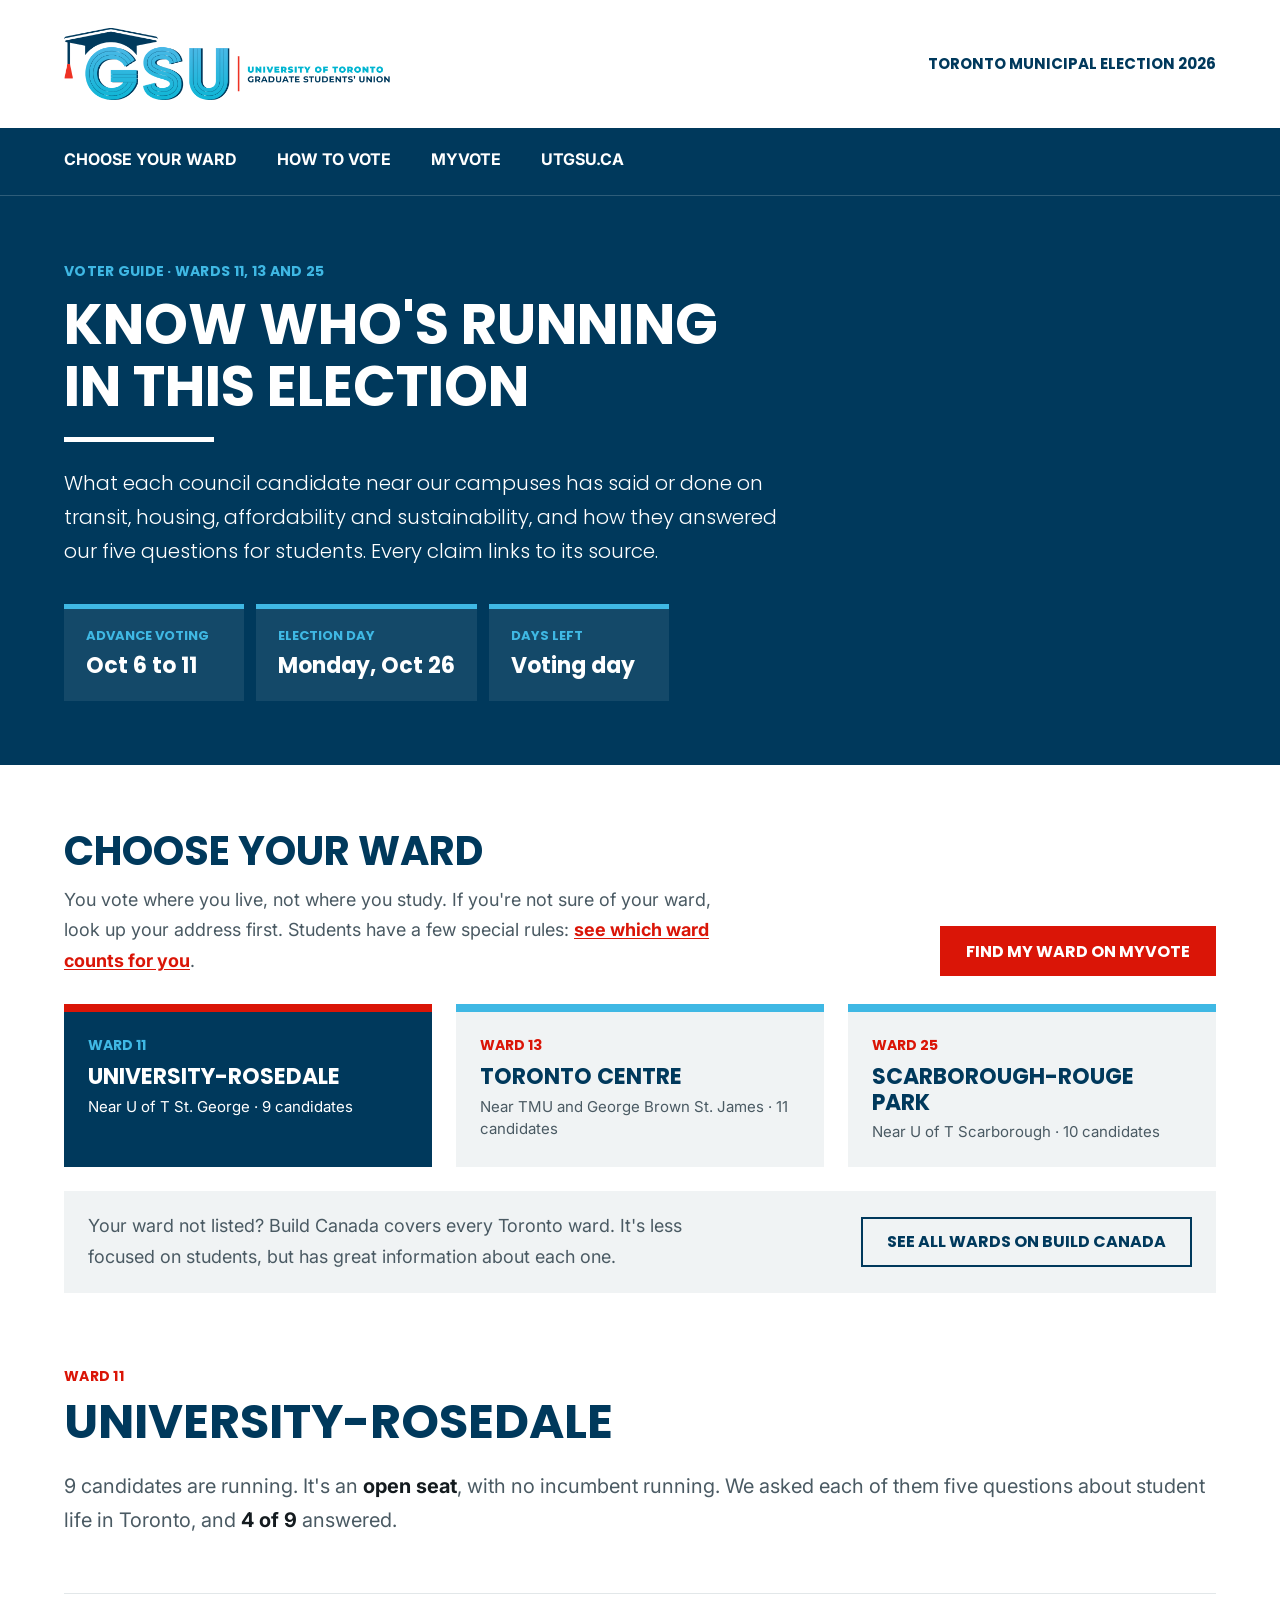
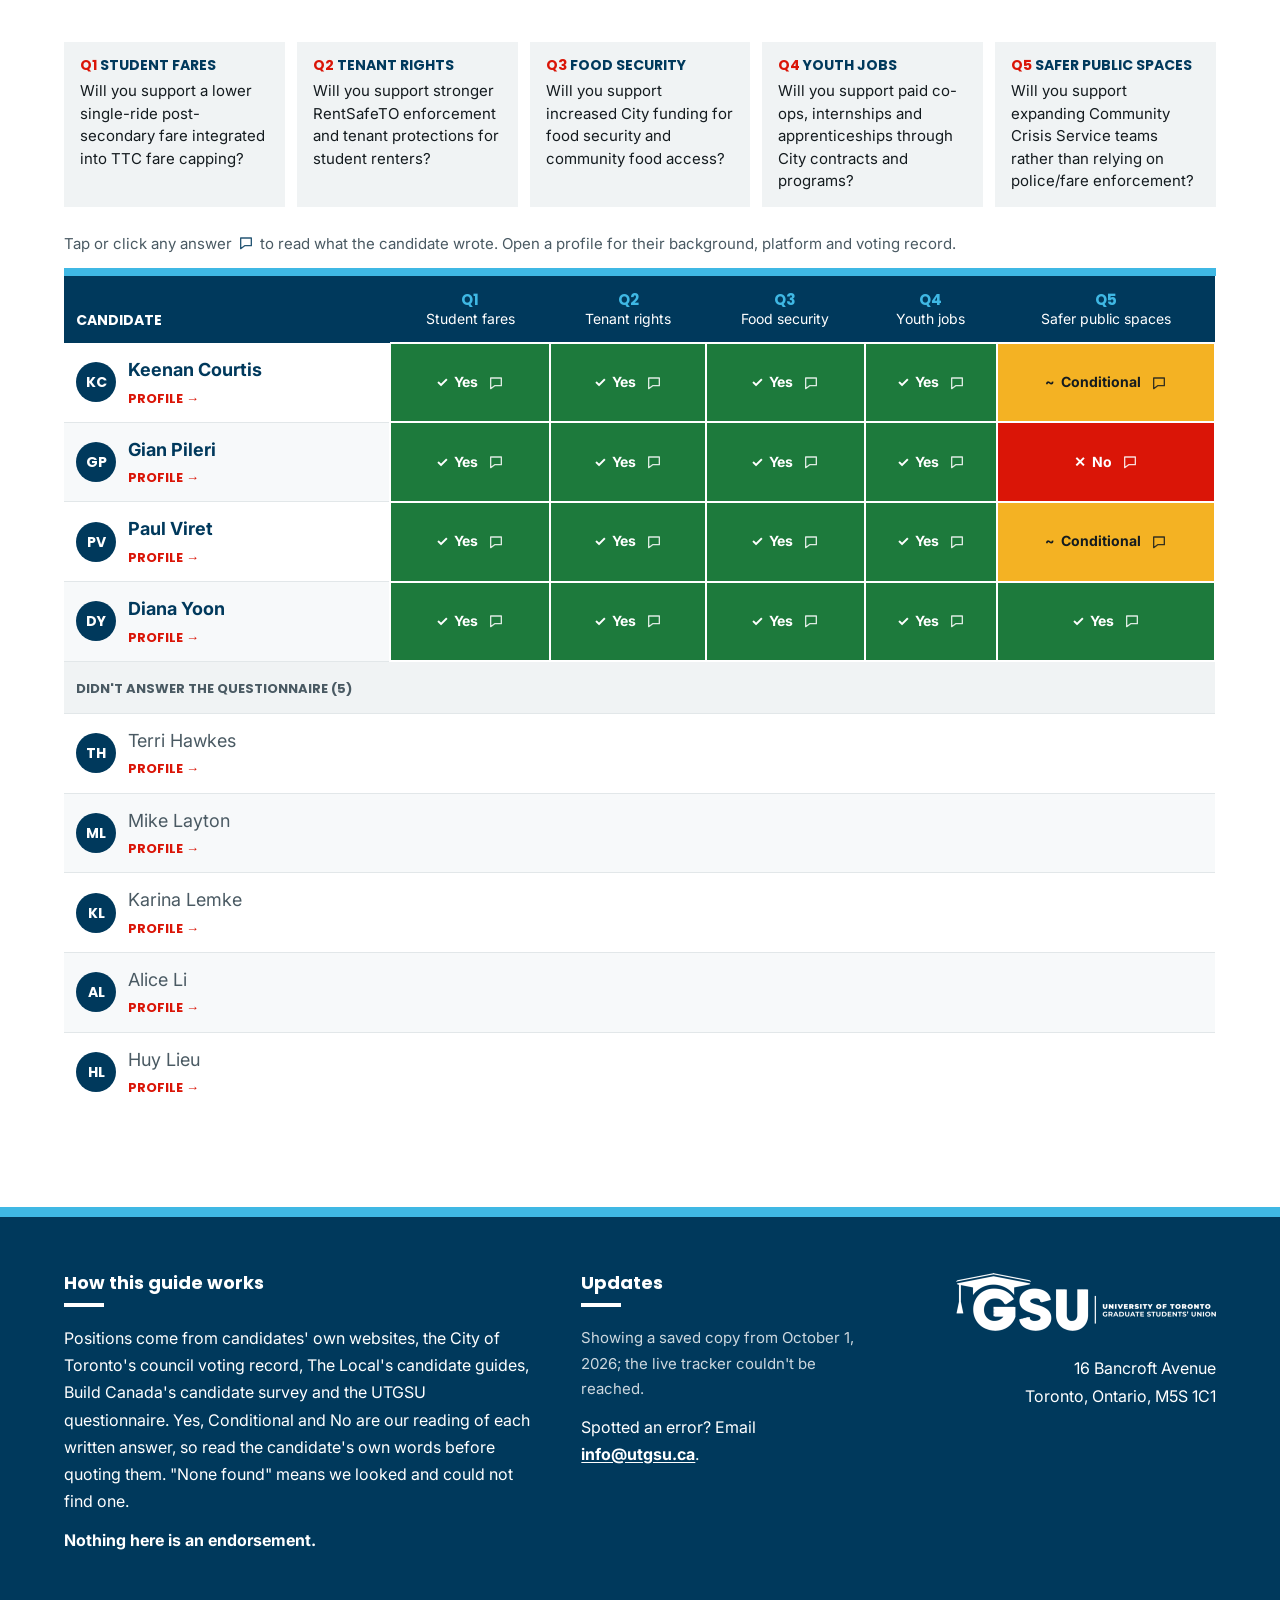
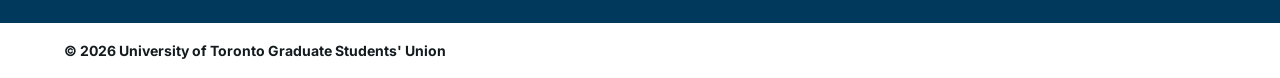
<file: index.html>
<!DOCTYPE html>
<html lang="en">
<head>
  <meta charset="utf-8">
  <title>UTGSU Candidate Tracker</title>
  <meta content="What each Toronto council candidate near our campuses has said or done on transit, housing, affordability and sustainability, and how they answered the UTGSU questionnaire." name="description">
  <meta content="UTGSU Candidate Tracker" property="og:title">
  <meta content="What each Toronto council candidate near our campuses has said or done on transit, housing, affordability and sustainability, and how they answered the UTGSU questionnaire." property="og:description">
  <meta content="UTGSU Candidate Tracker" property="twitter:title">
  <meta content="What each Toronto council candidate near our campuses has said or done on transit, housing, affordability and sustainability, and how they answered the UTGSU questionnaire." property="twitter:description">
  <meta property="og:type" content="website">
  <!-- Link previews need the image's full https:// address: replace images/share-image.png in both tags once the page is hosted -->
  <meta content="images/share-image.png" property="og:image">
  <meta content="1200" property="og:image:width">
  <meta content="630" property="og:image:height">
  <meta content="UTGSU logo" property="og:image:alt">
  <meta content="images/share-image.png" name="twitter:image">
  <meta content="summary_large_image" name="twitter:card">
  <meta content="width=device-width, initial-scale=1" name="viewport">
  <link href="https://fonts.googleapis.com" rel="preconnect">
  <link href="https://fonts.gstatic.com" rel="preconnect" crossorigin="anonymous">
  <link href="https://fonts.googleapis.com/css2?family=Inter:ital,wght@0,400;0,700;1,400&family=Poppins:wght@300;700&display=swap" rel="stylesheet">
  <link href="css/normalize.css" rel="stylesheet">
  <link href="css/styles.css" rel="stylesheet">
</head>
<body>
  <div class="site-header">
    <div class="container">
      <div class="site-header-wrap">
        <a href="https://utgsu.ca/" class="brand-link"><img src="images/utgsu-logo.png" width="611" height="135" alt="University of Toronto Graduate Students' Union" class="brand-logo"></a>
        <div class="site-header-meta">Toronto municipal election 2026</div>
      </div>
    </div>
  </div>
  <nav class="site-nav" aria-label="Guide sections">
    <div class="container">
      <ul role="list" class="site-nav-list">
        <li><a href="#pick-h" class="site-nav-link">Choose your ward</a></li>
        <li><a href="how-to-vote.html" class="site-nav-link">How to vote</a></li>
        <li><a href="https://myvote.toronto.ca/" target="_blank" rel="noopener" class="site-nav-link">MyVote</a></li>
        <li><a href="https://utgsu.ca/" class="site-nav-link">UTGSU.ca</a></li>
      </ul>
    </div>
  </nav>
  <header class="section-hero">
    <div class="container">
      <div class="hero-content">
        <div id="scope" class="eyebrow">Voter guide</div>
        <h1 class="heading-hero has-bar">Know who's running in this election</h1>
        <p class="paragraph-hero">What each council candidate near our campuses has said or done on transit, housing, affordability and sustainability, and how they answered our five questions for students. Every claim links to its source.</p>
        <div class="key-dates">
          <div class="key-date">
            <div class="key-date-label">Advance voting</div>
            <div class="key-date-value">Oct 6 to 11</div>
          </div>
          <div class="key-date">
            <div class="key-date-label">Election day</div>
            <div class="key-date-value">Monday, Oct 26</div>
          </div>
          <div class="key-date">
            <div class="key-date-label">Days left</div>
            <div id="days" class="key-date-value">–</div>
          </div>
        </div>
      </div>
    </div>
  </header>
  <section aria-labelledby="pick-h" class="section-picker">
    <div class="container">
      <div class="picker-header">
        <div class="picker-intro">
          <h2 id="pick-h" class="heading-section">Choose your ward</h2>
          <p class="paragraph-muted">You vote where you live, not where you study. If you're not sure of your ward, look up your address first. Students have a few special rules: <a href="how-to-vote.html#ward-h">see which ward counts for you</a>.</p>
        </div>
        <a href="https://myvote.toronto.ca/" target="_blank" rel="noopener" class="button-myvote">Find my ward on MyVote</a>
      </div>
      <div id="tabs" role="tablist" class="ward-tabs"></div>
      <div class="ward-elsewhere">
        <p class="paragraph-muted">Your ward not listed? Build Canada covers every Toronto ward. It's less focused on students, but has great information about each one.</p>
        <a href="https://www.buildcanada.com/toronto/vote/2026" target="_blank" rel="noopener" class="button-outline">See all wards on Build Canada</a>
      </div>
    </div>
  </section>
  <main class="section-ward">
    <div class="container">
      <div id="ward" aria-live="polite" class="ward-content"><p class="text-empty">Loading candidates…</p></div>
    </div>
  </main>
  <footer class="footer">
    <div class="container">
      <div class="footer-grid">
        <div class="footer-col">
          <h4 class="heading-footer">How this guide works</h4>
          <p class="paragraph-footer">Positions come from candidates' own websites, the City of Toronto's council voting record, The Local's candidate guides, Build Canada's candidate survey and the UTGSU questionnaire. Yes, Conditional and No are our reading of each written answer, so read the candidate's own words before quoting them. "None found" means we looked and could not find one.</p>
          <p class="paragraph-footer"><strong>Nothing here is an endorsement.</strong></p>
        </div>
        <div class="footer-col">
          <h4 class="heading-footer">Updates</h4>
          <p id="status" class="paragraph-footer status-text"></p>
          <p class="paragraph-footer">Spotted an error? Email <a href="mailto:info@utgsu.ca">info@utgsu.ca</a>.</p>
        </div>
        <div class="footer-col footer-brand">
          <a href="https://utgsu.ca/"><img src="images/utgsu-logo-white.png" width="520" height="116" alt="University of Toronto Graduate Students' Union" class="footer-logo"></a>
          <p class="paragraph-footer">16 Bancroft Avenue<br>Toronto, Ontario, M5S 1C1</p>
        </div>
      </div>
    </div>
    <div class="footer-bottom">
      <div class="container">© 2026 University of Toronto Graduate Students' Union</div>
    </div>
  </footer>
  <div id="scrim" hidden class="panel-scrim"></div>
  <aside id="panel" hidden role="dialog" aria-modal="true" aria-labelledby="p-name" class="candidate-panel"></aside>

  <!-- Backup copy of the Google Sheet, used only if the live sheet can't be reached. -->
  <script type="application/json" id="backup-data" data-saved="2026-10-01">{"Candidates":[["Ward","Ward name","Campus","Candidate","Incumbent","Website","Background","Last checked","Photo"],["11","University-Rosedale","Near U of T St. George","Keenan Courtis","No","https://www.keenancourtis.ca","IT/cybersecurity and contracts professional; cyclist and TTC user","2026-09-27","https://assets.nationbuilder.com/keenancourtis/pages/9/features/original/DSC09390_%281%29.jpg?1780166882"],["11","University-Rosedale","Near U of T St. George","Terri Hawkes","No","https://www.voteterrihawkes.ca","Arts leader, screenwriter, actor, director; Annex Residents' Association board","2026-09-27","https://static.wixstatic.com/media/4790ca_8f1641ed2a204deea7c5e52047d060f8~mv2.png/v1/crop/x_0,y_0,w_1526,h_1935/fill/w_306,h_388,al_c,q_85,usm_0.66_1.00_0.01,enc_avif,quality_auto/Hawkes%20Headshot%20TRANSPARENT_edited_edite.png"],["11","University-Rosedale","Near U of T St. George","Mike Layton","No","https://www.mikelayton.ca/","Ward 11/19 councillor 2010-2022; son of Jack Layton, stepson of Mayor Chow","2026-09-27","https://kyv-2026-prod-s3.s3.ca-central-1.amazonaws.com/Headshot-HighRes(1).jpg"],["11","University-Rosedale","Near U of T St. George","Karina Lemke","No","https://www.votekarina.ca","Wedding-planning professional; lifelong Torontonian","2026-09-27","https://www.votekarina.ca/photos/hero.jpg"],["11","University-Rosedale","Near U of T St. George","Alice Li","No","https://www.aliceli.ca/","CPA, CA; UofT BCom/Rotman; 9 years in public transit sector","2026-09-27","https://static.wixstatic.com/media/e8ed2b_e136c5c207244aa0bd46ee3cdd190ba9~mv2.jpg/v1/fill/w_2500,h_1687,al_c/e8ed2b_e136c5c207244aa0bd46ee3cdd190ba9~mv2.jpg"],["11","University-Rosedale","Near U of T St. George","Huy Lieu","No","","No policy content found. The campaign website is not linked here.","2026-09-27",""],["11","University-Rosedale","Near U of T St. George","Gian Pileri","No","https://www.gianpileri.ca/","Ward 11 renter ~15 yrs; works in higher education","2026-09-27","https://kyv-2026-prod-s3.s3.ca-central-1.amazonaws.com/Gian-Pileri-headshot-neutral.jpg"],["11","University-Rosedale","Near U of T St. George","Paul Viret","No","","Small business owner","2026-09-27","https://kyv-2026-prod-s3.s3.ca-central-1.amazonaws.com/ChatGPT%20Image%20Sep%2015%2C%202026%2C%2003_53_42%20PM.jpg"],["11","University-Rosedale","Near U of T St. George","Diana Yoon","No","https://www.VoteYoon.ca","Community organizer","2026-09-27","https://kyv-2026-prod-s3.s3.ca-central-1.amazonaws.com/Diana-10.jpg"],["13","Toronto Centre","Near TMU and George Brown St. James","Joe Cadeau","No","https://www.votejoecadeau.ca/","St. Lawrence resident; food bank volunteer; condo board treasurer","2026-09-27","https://www.votejoecadeau.ca/hs-fs/hubfs/Joe%20Cadeau%202.webp?width=1067&height=733&name=Joe%20Cadeau%202.webp"],["13","Toronto Centre","Near TMU and George Brown St. James","Tom Cai","No","https://www.tomforward13.com","Self-described grassroots candidate","2026-09-27","https://lh7-us.googleusercontent.com/sitesv-images-rt/[base64]w1280"],["13","Toronto Centre","Near TMU and George Brown St. James","Victoria Davis","No","https://www.victoriaforcentre.ca","Community worker; TMU Disability Studies student","2026-09-27","https://kyv-2026-prod-s3.s3.ca-central-1.amazonaws.com/Victoria.jpg"],["13","Toronto Centre","Near TMU and George Brown St. James","Morgan Harris","No","","No public background found","2026-09-27","https://kyv-2026-prod-s3.s3.ca-central-1.amazonaws.com/Morgan%20Harris%20Headshot.jpg"],["13","Toronto Centre","Near TMU and George Brown St. James","Walied Khogali Ali","No","https://www.votewalied.ca","Regent Park community advocate; co-chaired Regent Park Social Development Plan","2026-09-27","https://assets.nationbuilder.com/waliedkhogali/pages/1977/attachments/original/1778451517/walied-portrait.png"],["13","Toronto Centre","Near TMU and George Brown St. James","Norman MacLeod","No","https://fask.city/candidate/norman-macleod-ward-13#priorities","No public background found","2026-09-27","https://kyv-2026-prod-s3.s3.ca-central-1.amazonaws.com/178-2.jpg"],["13","Toronto Centre","Near TMU and George Brown St. James","Cleveland Marshall","No","","No public background found","2026-09-27",""],["13","Toronto Centre","Near TMU and George Brown St. James","Chris Moise","Yes","https://www.chrismoise.vote","Incumbent since 2022; former TDSB trustee","2026-09-27","https://www.toronto.ca/wp-content/uploads/2022/11/981c-Cllr-Moise-web.jpg"],["13","Toronto Centre","Near TMU and George Brown St. James","Curran Stikuts","No","https://www.votecurran.ca","Former director at The 519; housing co-op and community-health work","2026-09-27","https://i0.wp.com/votecurran.ca/wp-content/uploads/2026/04/1080-X-1800-mobile-header-this-one.jpg?fit=1080%2C1800&ssl=1"],["13","Toronto Centre","Near TMU and George Brown St. James","Daniel Tate","No","https://www.votetate.ca","Campaign stresses fiscal restraint and public order","2026-09-27","https://kyv-2026-prod-s3.s3.ca-central-1.amazonaws.com/image.jpg"],["13","Toronto Centre","Near TMU and George Brown St. James","Nicki Ward","No","https://www.NickiWard.ca/","Former President/CEO, City Park Co-op","2026-09-27","https://kyv-2026-prod-s3.s3.ca-central-1.amazonaws.com/Nicki-Ward-Headshot.png"],["25","Scarborough-Rouge Park","Near U of T Scarborough","Shawn Allen","No","https://electshawnallen.ca/","Mortgage broker; former Scarborough Business Association president","2026-09-27","https://kyv-2026-prod-s3.s3.ca-central-1.amazonaws.com/Shawn%20Allen-Shawn%20Allen-07376.jpg"],["25","Scarborough-Rouge Park","Near U of T Scarborough","Dharshan Casinathen","No","https://www.torontoward25.ca/","Rotman MBA; business leadership","2026-09-27",""],["25","Scarborough-Rouge Park","Near U of T Scarborough","Ashan Fernando","No","https://electashanfernando.ca","Customer service/admin background; paralegal student","2026-09-27","https://kyv-2026-prod-s3.s3.ca-central-1.amazonaws.com/AD09665A-9BE1-4BA2-9C1E-8CE6671F892C.jpg"],["25","Scarborough-Rouge Park","Near U of T Scarborough","Somas Kaneshapillai","No","","No public background found","2026-09-27",""],["25","Scarborough-Rouge Park","Near U of T Scarborough","Jannette Lumley","No","https://jannettelumley.ca/","No public background found","2026-09-27",""],["25","Scarborough-Rouge Park","Near U of T Scarborough","Zakir Patel","No","https://votezakir.ca/","TDSB trustee since 2018 (vice-chair); real estate broker","2026-09-27","https://kyv-2026-prod-s3.s3.ca-central-1.amazonaws.com/Zakir_Patel_Original_Flyer_Photo%20(2).jpg"],["25","Scarborough-Rouge Park","Near U of T Scarborough","Dianna Robinson","No","","Real estate broker","2026-09-27",""],["25","Scarborough-Rouge Park","Near U of T Scarborough","Neethan Shan","Yes","https://neethanshan.ca/","Incumbent since 2025 by-election; former TDSB Chair; councillor 2017-18","2026-09-27","https://www.toronto.ca/wp-content/uploads/2025/10/95a8-252596918-Councillor-Neethan-Shan-500x625.jpg"],["25","Scarborough-Rouge Park","Near U of T Scarborough","Kannan S'ree Jr","No","","Switched from mayoral race to Ward 25 on Aug 19","2026-09-27",""],["25","Scarborough-Rouge Park","Near U of T Scarborough","Vane Stavrev","No","","No public background found","2026-09-27",""]],"Answers":[["Candidate","Q1","Q1 quote","Q2","Q2 quote","Q3","Q3 quote","Q4","Q4 quote","Q5","Q5 quote"],["Keenan Courtis","Yes","Agree. Promoting TTC use should be a priority, especially for students, many of whom are on a tight budget.","Yes","Agree. For many students, this is their first time renting... Improving the availability of information, increasing support for renters, and generally building a rental fabric that new Torontonians can be confident in must be prioritized.","Yes","Agree... we can't be a great city while also allowing our neighbours to starve, and I would support city funding should no other funding be obtainable.","Yes","Agree... I support increasing the amount of co-op positions across city programs.","Qualified yes","Mostly Agree. I support increased crisis response resourcing... However, I am also in support of TPS presence in TTC stations, specifically at major nodes like Eglinton, Bloor, and Union. I do not see fare evasion crackdowns as a priority."],["Terri Hawkes","","","","","","","","","",""],["Mike Layton","","","","","","","","","",""],["Karina Lemke","","","","","","","","","",""],["Alice Li","","","","","","","","","",""],["Huy Lieu","","","","","","","","","",""],["Gian Pileri","Yes","I support a lower single-ride fare for post-secondary students, integrated into monthly fare capping... targeting a September 2027 launch.","Yes","I would support increased funding for RentSafeTO enforcement, including the building rating system, through the 2027 budget.","Yes","I would support increased funding in the 2027 budget for community food markets, food banks and community meal programs, including partnerships with campus food services.","Yes","I would support adding explicit requirements for paid co-ops, internships or apprenticeships for youth to the Social Procurement Policy.","No","No. I support expanding the Toronto Community Crisis Service, but I would not make a blanket commitment against additional fare or police enforcement where evidence shows it is needed."],["Paul Viret","Yes","Absolutely. I also think the amount of trips you must take should be lowered as well.","Yes","Yes. I live in a building that received a Yellow rating and I have seen how fast that can light a fire under them to get things done.","Yes","Yes. I've wanted a city run grocery store for a while and I might actually get a chance to start one.","Yes","Yes","Qualified yes","Absolutely. I really see Crisis services... I also think we need more fare enforcement because in the 15 years I've been taking the TTC I have never been asked to prove I paid."],["Diana Yoon","Yes","Not all students have the ability to live near campus and we must make transit more accessible. I have advocated for daily fare capping for the TTC that goes beyond the mayor's plan for 40 a month.","Yes","One of my key platform points is to 'Enforce and expand renter protections.'... Many small apartments under 10 units and student residents must also be included in RentSafeTO.","Yes","One idea I've been excited to talk about is for the city to pilot a public grocery option... I would push for the city's pilot program to be expanded across the city - prioritizing areas with many young people.","Yes","One way we can address this is to give young people job experience through social procurement... if elected will always make it a priority to hire paid interns in my office.","Yes","I'd like to see the funding for the 211 Toronto Community Crisis Service doubled."],["Joe Cadeau","","","","","","","","","",""],["Tom Cai","","","","","","","","","",""],["Victoria Davis","Yes","Post-secondary students are already accumulating debt... I will support lower post-secondary student fares.","Yes","As a young renter, I was taken advantage of in multiple ways by landlords because I was unaware of my rights... I will commit to advocate to increase RentSafeTO enforcement.","Yes","I will advocate to expand food bank or food support programs in high school and post-secondary school systems.","Yes","Youth often face the challenge of not having hands-on experience, while simultaneously not being provided the opportunity for it.","Yes","I commit to expanding Community Crisis Service teams, and while introducing specific care teams for youth."],["Morgan Harris","Yes","Yes I would support it. But my goal would be to decrease and eventually eliminate fare collection on the TTC. Free public transit should be our goal.","Yes","Yes.","Yes","Yes I would support it. However as someone who has run a food bank I can tell you that we have never received any support from the City of Toronto.","Yes","Yes I would support paid internships and other youth employment initiatives.","Yes","I would commit to re-allocate funding from 'enforcement' to trained crisis intervention teams."],["Walied Khogali Ali","Yes","Yes, but we have to go further... I will work with the rest of the council and the chair of the TTC to move towards a GTAU pass. On a policy level, it's critically important for us to move away from user fees for public services including transit.","Yes","I would also ensure there is a moratorium on evictions from social housing, which is a City of Toronto subsidiary.","Yes","Yes, I would commit to increasing City funding for food security initiatives... City-funded grocery stores would also be an initiative I support as Councillor.","Yes","We are also supporting the Youth Works program, to expand youth employment during the fall and winter.","Yes","Yes, I would commit to expanding Community Crisis Service teams... It is critically important to de-task services that do not need to be with the police."],["Norman MacLeod","","","","","","","","","",""],["Cleveland Marshall","","","","","","","","","",""],["Chris Moise","Yes","The answer is YES to all questions.","Yes","The answer is YES to all questions.","Yes","The answer is YES to all questions.","Yes","The answer is YES to all questions.","Yes","The answer is YES to all questions."],["Curran Stikuts","Yes","Yes. The cost of getting to school should never be a barrier to getting an education... Beginning in 2027, I would advocate for expanding the weekly cap to post-secondary students.","Yes","RentSafeTO only works if the City has enough inspectors to enforce it and if the consequences are strong enough to change landlord behaviour.","Yes","Toronto has declared food insecurity an emergency... must continue to fully update and fund the Food Charter and Poverty Reduction Strategy, beginning with the 2027 budget.","Yes","I would advocate making paid placements, including co-ops, internships and apprenticeships, measurable commitments in workforce development plans for suitable major City contracts.","Yes","Through each budget cycle, I would fund a phased expansion of dedicated Community Crisis Service teams beyond the current Line 1 pilot, including key portions of street car routes."],["Daniel Tate","Qualified yes","My plan would be two-fold: 1) Ensure that the TTC is avoiding wasteful expenditures and finds savings and pass those savings to riders who need a break. 2) Explore distance-based fares.","Yes","Absolutely, and in fact, I would propose a property financial penalty for any landlords that are in arrears for critical repairs.","No","I do not believe the taxpayer-funded municipal government should get into the grocery business.","Qualified yes","I would support any policy initiative that rewards companies that hire qualified, Canadian youth who are seeking jobs.","No","I am not convinced that Community Crisis Services team is safer and more effective... a much stronger security presence coupled with a zero-tolerance approach to fare evasion must be enforced."],["Nicki Ward","Yes","Post-secondary students shouldn't have to carry a heavier upfront load than seniors or youth. Leaving them out of pay-as-you-go fare capping is an unforced policy error.","Yes","The City is Toronto's largest landlord, and it needs to start by holding its own properties to the standard it expects from private operators.","Yes","Launching a government-run shop risks undercutting these vital businesses. Instead, the City should help local merchants form shared-purchasing cooperatives.","Yes","I will work to build paid co-op, internship, and apprenticeship requirements directly into the City's Social Procurement Policy.","Yes","I support shifting municipal resources from punitive fare enforcement into proactive EMS and mental health teams."],["Shawn Allen","","","","","","","","","",""],["Dharshan Casinathen","","","","","","","","","",""],["Ashan Fernando","Yes","I support a lower single-ride post-secondary fare that is integrated directly into TTC fare capping.","Yes","Safe housing is non-negotiable... I support strengthening RentSafeTO enforcement and ensuring the new building rating system has the resources needed to work effectively.","Yes","Food affordability is a community issue... I want families, seniors, students and working people to have access to affordable, nutritious food.","Yes","Introduce a Council motion requesting that appropriate major City contracts include measurable paid co-op, internship and apprenticeship targets.","Yes","Advocate for expanding the Community Crisis Service to additional TTC stations, including priority locations identified through data."],["Somas Kaneshapillai","","","","","","","","","",""],["Jannette Lumley","","","","","","","","","",""],["Zakir Patel","","","","","","","","","",""],["Dianna Robinson","","","","","","","","","",""],["Neethan Shan","","","","","","","","","",""],["Kannan S'ree Jr","","","","","","","","","",""],["Vane Stavrev","","","","","","","","","",""]],"Records":[["Candidate","Issue","Evidence type","Stance","Summary","Source","URL","Date","Relevance"],["Keenan Courtis","Transit","UTGSU questionnaire","Yes","Student-Inclusive Fare-Capping: Agrees; says promoting TTC use should be a priority for students, many on tight budgets and new to the city.","UTGSU questionnaire (Sept 2026)","","2026-09","High"],["Keenan Courtis","Housing","UTGSU questionnaire","Yes","Tenant Rights and Student Housing: Agrees; for many students this is their first rental, so better information and renter support must be prioritized.","UTGSU questionnaire (Sept 2026)","","2026-09","High"],["Keenan Courtis","Affordability","UTGSU questionnaire","Yes","Food Security and Community Food Access: Agrees; prefers senior-government funding but would support City funding if no other funding is available.","UTGSU questionnaire (Sept 2026)","","2026-09","High"],["Keenan Courtis","Affordability","UTGSU questionnaire","Yes","Youth Employment and Economic Opportunity: Agrees; wants more co-op positions across City programs.","UTGSU questionnaire (Sept 2026)","","2026-09","High"],["Keenan Courtis","Transit","UTGSU questionnaire","Qualified yes","Safer Public Spaces: Mostly agrees: supports more crisis-response resourcing, but also wants police presence at major stations; does not prioritize fare-evasion crackdowns.","UTGSU questionnaire (Sept 2026)","","2026-09","High"],["Diana Yoon","Transit","UTGSU questionnaire","Yes","Student-Inclusive Fare-Capping: Yes; has advocated daily fare capping beyond the mayor's 40-a-month plan, plus GO integration for commuting students.","UTGSU questionnaire (Sept 2026)","","2026-09","High"],["Diana Yoon","Housing","UTGSU questionnaire","Yes","Tenant Rights and Student Housing: Yes; would enforce and expand renter protections, including doubling RentSafeTO officers and covering buildings under 10 units and student residences.","UTGSU questionnaire (Sept 2026)","","2026-09","High"],["Diana Yoon","Affordability","UTGSU questionnaire","Yes","Food Security and Community Food Access: Yes; wants the City's public grocery pilot expanded, prioritizing areas with many young people.","UTGSU questionnaire (Sept 2026)","","2026-09","High"],["Diana Yoon","Affordability","UTGSU questionnaire","Yes","Youth Employment and Economic Opportunity: Yes; supports job experience through social procurement, a national Youth Climate Corps, and paid interns in her office.","UTGSU questionnaire (Sept 2026)","","2026-09","High"],["Diana Yoon","Transit","UTGSU questionnaire","Yes","Safer Public Spaces: Yes; wants funding for the Toronto Community Crisis Service doubled rather than increased police funding.","UTGSU questionnaire (Sept 2026)","","2026-09","High"],["Gian Pileri","Transit","UTGSU questionnaire","Yes","Student-Inclusive Fare-Capping: Yes; a lower post-secondary single-ride fare inside monthly capping, costed in 90 days and funded through the 2027 budget for a September 2027 launch; also better Fair Pass access.","UTGSU questionnaire (Sept 2026)","","2026-09","High"],["Gian Pileri","Housing","UTGSU questionnaire","Yes","Tenant Rights and Student Housing: Yes; would fund RentSafeTO enforcement and the building rating system through the 2027 budget, with public targets for response times and repeat violations.","UTGSU questionnaire (Sept 2026)","","2026-09","High"],["Gian Pileri","Affordability","UTGSU questionnaire","Yes","Food Security and Community Food Access: Yes; 2027 budget funding for community food markets, food banks and meal programs, including partnerships with campus food services, plus a grocer discount pilot.","UTGSU questionnaire (Sept 2026)","","2026-09","High"],["Gian Pileri","Affordability","UTGSU questionnaire","Yes","Youth Employment and Economic Opportunity: Yes; would add explicit paid co-op, internship and apprenticeship requirements to the City's Social Procurement Policy, with reporting and consequences.","UTGSU questionnaire (Sept 2026)","","2026-09","High"],["Gian Pileri","Transit","UTGSU questionnaire","No","Safer Public Spaces: No; supports expanding the Community Crisis Service but will not rule out additional fare or police enforcement where evidence shows it is needed.","UTGSU questionnaire (Sept 2026)","","2026-09","High"],["Paul Viret","Transit","UTGSU questionnaire","Yes","Student-Inclusive Fare-Capping: Yes; also wants the number of trips required before capping lowered.","UTGSU questionnaire (Sept 2026)","","2026-09","High"],["Paul Viret","Housing","UTGSU questionnaire","Yes","Tenant Rights and Student Housing: Yes; cites his own building's Yellow RentSafeTO rating prompting faster action.","UTGSU questionnaire (Sept 2026)","","2026-09","High"],["Paul Viret","Affordability","UTGSU questionnaire","Yes","Food Security and Community Food Access: Yes; has wanted a city-run grocery store.","UTGSU questionnaire (Sept 2026)","","2026-09","High"],["Paul Viret","Affordability","UTGSU questionnaire","Yes","Youth Employment and Economic Opportunity: Yes (no detail given).","UTGSU questionnaire (Sept 2026)","","2026-09","High"],["Paul Viret","Transit","UTGSU questionnaire","Qualified yes","Safer Public Spaces: Yes on crisis services, but also wants more TTC fare enforcement.","UTGSU questionnaire (Sept 2026)","","2026-09","High"],["Chris Moise","Transit","UTGSU questionnaire","Yes","Student-Inclusive Fare-Capping: Answered yes to all five questions without further detail.","UTGSU questionnaire (Sept 2026)","","2026-09","High"],["Chris Moise","Housing","UTGSU questionnaire","Yes","Tenant Rights and Student Housing: Answered yes to all five questions without further detail.","UTGSU questionnaire (Sept 2026)","","2026-09","High"],["Chris Moise","Affordability","UTGSU questionnaire","Yes","Food Security and Community Food Access: Answered yes to all five questions without further detail.","UTGSU questionnaire (Sept 2026)","","2026-09","High"],["Chris Moise","Affordability","UTGSU questionnaire","Yes","Youth Employment and Economic Opportunity: Answered yes to all five questions without further detail.","UTGSU questionnaire (Sept 2026)","","2026-09","High"],["Chris Moise","Transit","UTGSU questionnaire","Yes","Safer Public Spaces: Answered yes to all five questions without further detail.","UTGSU questionnaire (Sept 2026)","","2026-09","High"],["Walied Khogali Ali","Transit","UTGSU questionnaire","Yes","Student-Inclusive Fare-Capping: Yes, and would go further: work with Council and the TTC chair toward a GTA-wide pass and move away from user fees for public services.","UTGSU questionnaire (Sept 2026)","","2026-09","High"],["Walied Khogali Ali","Housing","UTGSU questionnaire","Yes","Tenant Rights and Student Housing: Yes; also wants a moratorium on evictions from City-owned social housing and tracking of neglectful landlords.","UTGSU questionnaire (Sept 2026)","","2026-09","High"],["Walied Khogali Ali","Affordability","UTGSU questionnaire","Yes","Food Security and Community Food Access: Yes; would increase City food-security funding through Social Development Plans and supports city-funded grocery stores.","UTGSU questionnaire (Sept 2026)","","2026-09","High"],["Walied Khogali Ali","Affordability","UTGSU questionnaire","Yes","Youth Employment and Economic Opportunity: Yes; supports the Youth Works program to expand youth employment in fall and winter.","UTGSU questionnaire (Sept 2026)","","2026-09","High"],["Walied Khogali Ali","Transit","UTGSU questionnaire","Yes","Safer Public Spaces: Yes; has worked to expand the Community Crisis Service as a permanent service and wants services de-tasked from police.","UTGSU questionnaire (Sept 2026)","","2026-09","High"],["Curran Stikuts","Transit","UTGSU questionnaire","Yes","Student-Inclusive Fare-Capping: Yes; supports the mayor's 10-rides-a-week cap and would advocate extending it to post-secondary students from 2027, costed in the 2027 budget.","UTGSU questionnaire (Sept 2026)","","2026-09","High"],["Curran Stikuts","Housing","UTGSU questionnaire","Yes","Tenant Rights and Student Housing: Yes; wants a substantial increase in enforcement staff funded partly by higher RentSafeTO registration fees, escalating penalties and landlord-wide inspection triggers.","UTGSU questionnaire (Sept 2026)","","2026-09","High"],["Curran Stikuts","Affordability","UTGSU questionnaire","Yes","Food Security and Community Food Access: Yes; fully fund the Food Charter and Poverty Reduction Strategy from the 2027 budget, while tackling root causes.","UTGSU questionnaire (Sept 2026)","","2026-09","High"],["Curran Stikuts","Affordability","UTGSU questionnaire","Yes","Youth Employment and Economic Opportunity: Yes; make paid placements measurable commitments in workforce development plans for major City contracts; strengthen partnerships with post-secondary institutions.","UTGSU questionnaire (Sept 2026)","","2026-09","High"],["Curran Stikuts","Transit","UTGSU questionnaire","Yes","Safer Public Spaces: Yes; would fund a phased expansion of Community Crisis Service teams beyond the Line 1 pilot, plus station staffing and a platform-door pilot.","UTGSU questionnaire (Sept 2026)","","2026-09","High"],["Victoria Davis","Transit","UTGSU questionnaire","Yes","Student-Inclusive Fare-Capping: Yes; supports lower post-secondary fares, citing student debt.","UTGSU questionnaire (Sept 2026)","","2026-09","High"],["Victoria Davis","Housing","UTGSU questionnaire","Yes","Tenant Rights and Student Housing: Yes; speaks from her own experience as a young renter and commits to advocate for increased RentSafeTO enforcement.","UTGSU questionnaire (Sept 2026)","","2026-09","High"],["Victoria Davis","Affordability","UTGSU questionnaire","Yes","Food Security and Community Food Access: Yes; wants food bank and food support programs expanded in high schools and post-secondary institutions.","UTGSU questionnaire (Sept 2026)","","2026-09","High"],["Victoria Davis","Affordability","UTGSU questionnaire","Yes","Youth Employment and Economic Opportunity: Yes; commits to advocate for hands-on opportunities for youth.","UTGSU questionnaire (Sept 2026)","","2026-09","High"],["Victoria Davis","Transit","UTGSU questionnaire","Yes","Safer Public Spaces: Yes; commits to expanding Community Crisis Service teams and introducing youth-specific care teams; warns enforcement can increase violence against marginalized communities.","UTGSU questionnaire (Sept 2026)","","2026-09","High"],["Nicki Ward","Transit","UTGSU questionnaire","Yes","Student-Inclusive Fare-Capping: Yes; calls leaving post-secondary students out of pay-as-you-go capping 'an unforced policy error' and would fold student single-ride discounts into capping immediately; also opposes removing local transit stops.","UTGSU questionnaire (Sept 2026)","","2026-09","High"],["Nicki Ward","Housing","UTGSU questionnaire","Yes","Tenant Rights and Student Housing: Yes; supports increased RentSafeTO enforcement funding with rigorous auditing, and says the City must hold its own properties to the standard it expects of private landlords.","UTGSU questionnaire (Sept 2026)","","2026-09","High"],["Nicki Ward","Affordability","UTGSU questionnaire","Yes","Food Security and Community Food Access: Yes, but prefers co-op food systems, bulk buying and shared purchasing for local grocers over a government-run store.","UTGSU questionnaire (Sept 2026)","","2026-09","High"],["Nicki Ward","Affordability","UTGSU questionnaire","Yes","Youth Employment and Economic Opportunity: Yes; would build paid co-op, internship and apprenticeship requirements into the City's Social Procurement Policy and community benefit agreements.","UTGSU questionnaire (Sept 2026)","","2026-09","High"],["Nicki Ward","Transit","UTGSU questionnaire","Yes","Safer Public Spaces: Yes; expand the Community Crisis Service and fund community paramedicine in transit hubs, shifting resources from punitive fare enforcement.","UTGSU questionnaire (Sept 2026)","","2026-09","High"],["Morgan Harris","Transit","UTGSU questionnaire","Yes","Student-Inclusive Fare-Capping: Yes; his longer-term goal is to reduce and eventually eliminate fare collection in favour of free transit.","UTGSU questionnaire (Sept 2026)","","2026-09","High"],["Morgan Harris","Housing","UTGSU questionnaire","Yes","Tenant Rights and Student Housing: Yes (no detail given).","UTGSU questionnaire (Sept 2026)","","2026-09","High"],["Morgan Harris","Affordability","UTGSU questionnaire","Yes","Food Security and Community Food Access: Yes, while noting that as a food bank director he has never received City funding, including during COVID demand spikes.","UTGSU questionnaire (Sept 2026)","","2026-09","High"],["Morgan Harris","Affordability","UTGSU questionnaire","Yes","Youth Employment and Economic Opportunity: Yes; supports paid internships and other youth employment initiatives.","UTGSU questionnaire (Sept 2026)","","2026-09","High"],["Morgan Harris","Transit","UTGSU questionnaire","Yes","Safer Public Spaces: Yes; would re-allocate enforcement funding to crisis intervention teams and move TTC enforcement officers into customer service as fares are eliminated.","UTGSU questionnaire (Sept 2026)","","2026-09","High"],["Daniel Tate","Transit","UTGSU questionnaire","Qualified yes","Student-Inclusive Fare-Capping: No explicit yes: wants TTC savings passed to riders and distance-based fares so short student trips cost less.","UTGSU questionnaire (Sept 2026)","","2026-09","High"],["Daniel Tate","Housing","UTGSU questionnaire","Yes","Tenant Rights and Student Housing: Yes; proposes financial penalties, punitive levies or special taxes for landlords in arrears on critical repairs.","UTGSU questionnaire (Sept 2026)","","2026-09","High"],["Daniel Tate","Affordability","UTGSU questionnaire","No","Food Security and Community Food Access: No; opposes a municipal grocery business and instead proposes tax incentives for grocers and farmers' markets on campuses.","UTGSU questionnaire (Sept 2026)","","2026-09","High"],["Daniel Tate","Affordability","UTGSU questionnaire","Qualified yes","Youth Employment and Economic Opportunity: Supports tax-break incentives for companies that hire 'qualified, Canadian youth', framed around people born and educated in Canada.","UTGSU questionnaire (Sept 2026)","","2026-09","High"],["Daniel Tate","Transit","UTGSU questionnaire","No","Safer Public Spaces: No; not convinced the Community Crisis Service works, wants a stronger security presence and zero tolerance on fare evasion.","UTGSU questionnaire (Sept 2026)","","2026-09","High"],["Ashan Fernando","Transit","UTGSU questionnaire","Yes","Student-Inclusive Fare-Capping: Yes; supports a lower post-secondary single-ride fare in fare capping, with a 90-day/6-month/12-month plan to bring a motion and push for a pilot.","UTGSU questionnaire (Sept 2026)","","2026-09","High"],["Ashan Fernando","Housing","UTGSU questionnaire","Yes","Tenant Rights and Student Housing: Yes; would review problem buildings in Ward 25, meet RentSafeTO staff and tenants, seek more enforcement resources and publish a ward housing accountability update.","UTGSU questionnaire (Sept 2026)","","2026-09","High"],["Ashan Fernando","Affordability","UTGSU questionnaire","Yes","Food Security and Community Food Access: Yes; would advocate increased funding for food banks, community markets and affordable-food initiatives, with annual measurement.","UTGSU questionnaire (Sept 2026)","","2026-09","High"],["Ashan Fernando","Affordability","UTGSU questionnaire","Yes","Youth Employment and Economic Opportunity: Yes; would bring a Council motion requiring measurable paid co-op, internship and apprenticeship targets in major City contracts, with reporting.","UTGSU questionnaire (Sept 2026)","","2026-09","High"],["Ashan Fernando","Transit","UTGSU questionnaire","Yes","Safer Public Spaces: Yes; would advocate expanding the Community Crisis Service to more TTC stations based on data, while keeping police for violence and immediate threats.","UTGSU questionnaire (Sept 2026)","","2026-09","High"],["Terri Hawkes","All issues","No public position found","No response","Did not respond to the UTGSU candidate questionnaire (as of the document supplied).","UTGSU questionnaire (Sept 2026)","","2026-09","Medium"],["Mike Layton","All issues","No public position found","No response","Did not respond to the UTGSU candidate questionnaire (as of the document supplied).","UTGSU questionnaire (Sept 2026)","","2026-09","Medium"],["Karina Lemke","All issues","No public position found","No response","Did not respond to the UTGSU candidate questionnaire (as of the document supplied).","UTGSU questionnaire (Sept 2026)","","2026-09","Medium"],["Alice Li","All issues","No public position found","No response","Did not respond to the UTGSU candidate questionnaire (as of the document supplied).","UTGSU questionnaire (Sept 2026)","","2026-09","Medium"],["Huy Lieu","All issues","No public position found","No response","Did not respond to the UTGSU candidate questionnaire (as of the document supplied).","UTGSU questionnaire (Sept 2026)","","2026-09","Medium"],["Joe Cadeau","All issues","No public position found","No response","Did not respond to the UTGSU candidate questionnaire (as of the document supplied).","UTGSU questionnaire (Sept 2026)","","2026-09","Medium"],["Tom Cai","All issues","No public position found","No response","Did not respond to the UTGSU candidate questionnaire (as of the document supplied).","UTGSU questionnaire (Sept 2026)","","2026-09","Medium"],["Norman MacLeod","All issues","No public position found","No response","Did not respond to the UTGSU candidate questionnaire (as of the document supplied).","UTGSU questionnaire (Sept 2026)","","2026-09","Medium"],["Cleveland Marshall","All issues","No public position found","No response","Did not respond to the UTGSU candidate questionnaire (as of the document supplied).","UTGSU questionnaire (Sept 2026)","","2026-09","Medium"],["Shawn Allen","All issues","No public position found","No response","Did not respond to the UTGSU candidate questionnaire (as of the document supplied).","UTGSU questionnaire (Sept 2026)","","2026-09","Medium"],["Dharshan Casinathen","All issues","No public position found","No response","Did not respond to the UTGSU candidate questionnaire (as of the document supplied).","UTGSU questionnaire (Sept 2026)","","2026-09","Medium"],["Somas Kaneshapillai","All issues","No public position found","No response","Did not respond to the UTGSU candidate questionnaire (as of the document supplied).","UTGSU questionnaire (Sept 2026)","","2026-09","Medium"],["Jannette Lumley","All issues","No public position found","No response","Did not respond to the UTGSU candidate questionnaire (as of the document supplied).","UTGSU questionnaire (Sept 2026)","","2026-09","Medium"],["Zakir Patel","All issues","No public position found","No response","Did not respond to the UTGSU candidate questionnaire (as of the document supplied).","UTGSU questionnaire (Sept 2026)","","2026-09","Medium"],["Dianna Robinson","All issues","No public position found","No response","Did not respond to the UTGSU candidate questionnaire (as of the document supplied).","UTGSU questionnaire (Sept 2026)","","2026-09","Medium"],["Neethan Shan","All issues","No public position found","No response","Did not respond to the UTGSU candidate questionnaire (as of the document supplied).","UTGSU questionnaire (Sept 2026)","","2026-09","Medium"],["Kannan S'ree Jr","All issues","No public position found","No response","Did not respond to the UTGSU candidate questionnaire (as of the document supplied).","UTGSU questionnaire (Sept 2026)","","2026-09","Medium"],["Vane Stavrev","All issues","No public position found","No response","Did not respond to the UTGSU candidate questionnaire (as of the document supplied).","UTGSU questionnaire (Sept 2026)","","2026-09","Medium"],["Mike Layton","Background","Background","","Former University-Rosedale councillor (2010-2022); stepped away in 2022 to focus on family; son of late NDP leader Jack Layton and stepson of Mayor Olivia Chow.","The Canadian Press via National Newswatch","https://nationalnewswatch.com/2026/08/17/mike-layton-seeks-return-to-toronto-city-council-after-4-year-hiatus","2026-08-17","Low"],["Mike Layton","Background","Background","","Won Ward 19 in 2010 (45.4%) and 2014 (83.7%), and Ward 11 in 2018 (69.6%).","City Hall Watcher","https://projection.cityhallwatcher.com/wards/11/","2026","Low"],["Mike Layton","Background","News report","","Incumbent Dianne Saxe withdrew from Ward 11 on Aug 21, 2026 and filed in Ward 14 Toronto-Danforth, saying it is better 'to have two environmental champions than one'.","CP24 (Chris Fox)","https://www.cp24.com/politics/toronto-city-hall/2026/08/21/shakeup-in-race-for-toronto-city-council-as-incumbent-switches-wards-moments-prior-to-deadline/","2026-08-21","Low"],["Mike Layton","Transit","Platform commitment","Supports","Commits to finding a solution for affordable transit fares for students.","Mike Layton campaign","https://www.mikelayton.ca/plan","2026","High"],["Mike Layton","Transit","Platform commitment","Supports","Supports weekly fare capping and expanding fare capping.","Mike Layton campaign","https://www.mikelayton.ca/plan","2026","High"],["Mike Layton","Transit","Platform commitment","Supports","Speed up buses and streetcars with RapidTO measures on College and Dundas (both run past UofT St. George).","Mike Layton campaign","https://www.mikelayton.ca/plan","2026","High"],["Mike Layton","Transit","Platform commitment","Supports","Address subway reduced-speed zones to keep subways moving reliably.","Mike Layton campaign","https://www.mikelayton.ca/plan","2026","Medium"],["Mike Layton","Transit","Platform commitment","Supports","Expand the pilot bringing trained crisis workers onto Line 1.","Mike Layton campaign","https://www.mikelayton.ca/plan","2026","Medium"],["Mike Layton","Transit","Platform commitment","Supports","Defend the TTC's autonomy from provincial interference.","Mike Layton campaign","https://www.mikelayton.ca/plan","2026","Low"],["Mike Layton","Sustainability","Platform commitment","Supports","Finish the cycling network in line with the City's Cycling Network Plan.","Mike Layton campaign","https://www.mikelayton.ca/plan","2026","High"],["Mike Layton","Sustainability","Record (self-reported)","","Campaign site credits him with installing bike lanes on Bloor, University, Shaw, Yonge, Harbord and College.","Mike Layton campaign","https://www.mikelayton.ca/","2026","High"],["Mike Layton","Sustainability","Platform commitment","Supports","Heat pumps in every building and solar on every rooftop; scale up retrofit programs and Building Emissions Performance Standards.","Mike Layton campaign","https://www.mikelayton.ca/plan","2026","Medium"],["Mike Layton","Sustainability","Platform commitment","Supports","Build retrofit and clean-energy training programs as a green jobs pipeline for youth.","Mike Layton campaign","https://www.mikelayton.ca/plan","2026","High"],["Mike Layton","Sustainability","Platform commitment","Supports","Protect people from dangerous heat with a maximum temperature bylaw; expand the free air conditioner and heat pump program.","Mike Layton campaign","https://www.mikelayton.ca/plan","2026","High"],["Mike Layton","Sustainability","Platform commitment","Supports","Pause data-centre approvals until the City has a framework; oppose incineration; street tree resiliency strategy; more flood-absorbing green infrastructure.","Mike Layton campaign","https://www.mikelayton.ca/plan","2026","Low"],["Mike Layton","Sustainability","Record (self-reported)","","Campaign site says he developed the TransformTO climate action plan and launched a home energy retrofit program.","Mike Layton campaign","https://www.mikelayton.ca/","2026","Medium"],["Mike Layton","Housing","Platform commitment","Supports","Expand resources for community land trusts, non-profit and supportive housing; prioritize Ward 11 applications that include affordable housing.","Mike Layton campaign","https://www.mikelayton.ca/plan","2026","High"],["Mike Layton","Housing","Platform commitment","Supports","Fully fund the rent bank and eviction prevention; enforce the Rental Renovation Licence Bylaw; institute a 'Speculation Watch List' to anticipate renovictions; City to step in earlier on inspections/repairs; push for stronger LTB enforcement.","Mike Layton campaign","https://www.mikelayton.ca/plan","2026","High"],["Mike Layton","Housing","Platform commitment","Supports","Fast-track projects under the Rental Housing Supply Program; secure fair compensation for rental replacement.","Mike Layton campaign","https://www.mikelayton.ca/plan","2026","High"],["Mike Layton","Housing","Record (self-reported)","","Campaign site cites securing 877 Yonge St. for supportive housing and supporting the Kensington Market Land Trust building purchase.","Mike Layton campaign","https://www.mikelayton.ca/","2026","Medium"],["Mike Layton","Affordability","Platform commitment","Supports","Make property taxes fair for tenants in multi-unit buildings.","Mike Layton campaign","https://www.mikelayton.ca/plan","2026","High"],["Mike Layton","Affordability","Platform commitment","Supports","Support local, public-facing solutions for fresh affordable food; expand school breakfast toward universal lunch by 2030; uphold the City's fair wage policy.","Mike Layton campaign","https://www.mikelayton.ca/plan","2026","Medium"],["Mike Layton","All issues","Survey response","","Listed by Build Canada as not yet having answered its candidate questionnaire.","Build Canada (Toronto)","https://www.buildcanada.com/toronto/vote/2026/wards/11","2026","Low"],["Keenan Courtis","Background","Background","","IT/cybersecurity and contracts professional at a Fortune 500 financial firm; describes himself as a 'City Biker, TTC user'.","Keenan Courtis campaign","https://www.keenancourtis.ca","2026","Low"],["Keenan Courtis","Transit","Platform commitment","Supports","Far-side stops, active signal priority for streetcars, and limiting TTC slow zones to where justified.","Keenan Courtis campaign","https://www.keenancourtis.ca/platform","2026","High"],["Keenan Courtis","Transit","Platform commitment","Supports","Real-time monitoring and next-stop response to violence and drug use on the TTC.","Keenan Courtis campaign","https://www.keenancourtis.ca/platform","2026","Medium"],["Keenan Courtis","Sustainability","Platform commitment","Supports","Five-year Bike Share expansion plan; replace flexi-posts with real barriers; complete east-west and north-south protected network.","Keenan Courtis campaign","https://www.keenancourtis.ca/platform","2026","High"],["Keenan Courtis","Sustainability","Platform commitment","Supports","Pedestrianize key commercial streets incl. Kensington, Ossington and Yorkville.","Keenan Courtis campaign","https://www.keenancourtis.ca/platform","2026","Medium"],["Keenan Courtis","Housing","Platform commitment","Supports","Expand day-shelters; push other governments for more shelter funding.","Keenan Courtis campaign","https://www.keenancourtis.ca/platform","2026","Low"],["Keenan Courtis","Affordability","Platform commitment","Supports","Expand vacancy tax to vacant commercial space; hard-surface tax on major businesses for flooding; entry levy on non-Toronto drivers.","Keenan Courtis campaign","https://www.keenancourtis.ca/platform","2026","Medium"],["Terri Hawkes","Background","Background","","Arts leader, screenwriter, actor and director; Annex Residents' Association board member.","Terri Hawkes campaign","https://www.voteterrihawkes.ca","2026","Low"],["Terri Hawkes","Background","Background","","Co-founded the Dalton Road Residents Group and Art4You (arts access for youth from under-resourced communities).","Terri Hawkes campaign","https://www.voteterrihawkes.ca/your-community-voice","2026","Low"],["Terri Hawkes","Housing","Public statement","","Co-founded a residents' group that supports 'affordable, thoughtful densification'; platform stresses consultation and smarter planning.","Terri Hawkes campaign","https://www.voteterrihawkes.ca/your-community-voice","2026","Medium"],["Terri Hawkes","Affordability","Public statement","","Names affordability, housing and safety as family pressures; no specific affordability, transit or climate commitments found on site.","Terri Hawkes campaign","https://www.voteterrihawkes.ca","2026","Low"],["Karina Lemke","Background","Background","","Lifelong Torontonian and wedding-planning professional; 'not a career politician'.","Karina Lemke campaign","https://www.votekarina.ca","2026","Low"],["Karina Lemke","Housing","Platform commitment","Supports","Protect character and sunlight of low-rise neighbourhoods from towers; consult neighbourhoods before road, parking or transit changes.","Karina Lemke campaign","https://votekarina.ca/pillars","2026","High"],["Karina Lemke","Transit","Platform commitment","Supports","Opposes 'forced use tactics' to push people onto the TTC, saying the system can't bear the volume.","Karina Lemke campaign","https://votekarina.ca/pillars","2026","Medium"],["Karina Lemke","Sustainability","Platform commitment","Supports","Seek provincial training, licensing and insurance requirements for e-bikes.","Karina Lemke campaign","https://votekarina.ca/pillars","2026","Medium"],["Karina Lemke","Affordability","Public statement","","Says taxes rose 24% over three years while basic services regressed.","Karina Lemke campaign","https://www.votekarina.ca","2026","Medium"],["Karina Lemke","Affordability","Platform commitment","Supports","Rigorous spending reviews; City Hall must show existing money is spent effectively before asking taxpayers for more.","Karina Lemke campaign","https://votekarina.ca/pillars","2026","Medium"],["Karina Lemke","Sustainability","Platform commitment","Supports","Support climate goals 'while being considerate of the everyday lives of people'.","Karina Lemke campaign","https://votekarina.ca/pillars","2026","Low"],["Alice Li","Background","Background","","CPA, CA; UofT BCom and Rotman graduate; former PwC auditor; 9 years in Toronto's public transit sector; served three terms in UofT campus governance.","Alice Li campaign","https://www.aliceli.ca/aboutbu","2026","Medium"],["Alice Li","Transit","Public statement","","Emphasizes safety for transit workers and riders; notes patron-caused incidents are the leading cause of TTC delays.","Alice Li campaign","https://www.aliceli.ca/aboutbu","2026","Medium"],["Alice Li","Affordability","No public position found","None found","Platform pillars announced (e.g., 'Make Every Tax Dollar Count', 'Move Toronto Safely') but full platform 'launch soon'; no specific commitments yet.","Alice Li campaign","https://www.aliceli.ca/platform","2026","Low"],["Huy Lieu","Background","Background","","Ran 18th of 20 in 2025 Ward 25 by-election; TCDSB trustee candidate 2022 (per City Hall Watcher).","City Hall Watcher","https://projection.cityhallwatcher.com/wards/11/","2026","Low"],["Huy Lieu","All issues","No public position found","None found","No positions on transit, housing, affordability or sustainability found. The campaign website contains no policy content and is not linked here.","Huy Lieu campaign","","2026","Low"],["Gian Pileri","Background","Background","","Ward 11 renter for ~15 years; works in higher education (education, technology, accessibility).","Gian Pileri campaign","https://gianpileri.ca/","2026","High"],["Gian Pileri","Housing","Platform commitment","Supports","Protect existing rental housing; stronger enforcement of property standards and tenant protections; easier-to-find tenant supports.","Gian Pileri campaign","https://gianpileri.ca/?page_id=83","2026","High"],["Gian Pileri","Housing","Platform commitment","Supports","Support missing-middle, affordable, nonprofit and co-op housing; direct growth near transit while protecting neighbourhood character; use City land for lasting affordability.","Gian Pileri campaign","https://gianpileri.ca/?page_id=83","2026","High"],["Gian Pileri","Transit","Platform commitment","Supports","Safer intersections, crossings, sidewalks and bike routes; more attention to TTC cleanliness, safety and accessibility.","Gian Pileri campaign","https://gianpileri.ca/?page_id=83","2026","Medium"],["Gian Pileri","Affordability","Platform commitment","Supports","Priority to help people afford to stay in Ward 11; make information on housing programs, tenant supports and financial assistance easier to find.","Gian Pileri campaign","https://gianpileri.ca/","2026","High"],["Gian Pileri","Sustainability","No public position found","None found","No specific climate/emissions commitments found on campaign site.","Gian Pileri campaign","https://gianpileri.ca/?page_id=83","2026","Low"],["Paul Viret","Background","Background","","Small business owner and Ward 11 resident; 'not backed by a political dynasty'.","Paul Viret campaign","https://paulviret.ca/","2026","Low"],["Paul Viret","Housing","Platform commitment","Supports","Build 5-10 storey prefabricated mass-timber apartments with Canadian materials; cites UofT's Academic Wood Tower as a model.","Paul Viret campaign","https://paulviret.ca/housing","2026","Medium"],["Paul Viret","Transit","Platform commitment","Supports","More TTC fare inspectors with inspection (not fine) quotas; visible authority figures to keep 'the homeless, the drug addicts and the violent' off transit.","Paul Viret campaign","https://paulviret.ca/transit-ttc-bike/","2026","Medium"],["Paul Viret","Sustainability","Platform commitment","Supports","More trees and shaded benches/park equipment as climate adaptation.","Paul Viret campaign","https://paulviret.ca/greenspaces/","2026","Low"],["Diana Yoon","Background","Background","","Ran in Ward 11 in 2022 (10th of 14); community organizer.","City Hall Watcher","https://projection.cityhallwatcher.com/wards/11/","2026","Low"],["Diana Yoon","Housing","Platform commitment","Supports","Create new co-op housing and invest in community land trusts; demand more affordable housing in local proposals; invest in TCHC repairs.","Diana Yoon campaign","https://www.voteyoon.ca/housing","2026","High"],["Diana Yoon","Housing","Platform commitment","Supports","Double RentSafeTO by-law officers; expand RentSafeTO eligibility; support tenant associations/unions; enforce against predatory landlords.","Diana Yoon campaign","https://www.voteyoon.ca/renters","2026","High"],["Diana Yoon","Housing","Platform commitment","Supports","Build 1,500 supportive and affordable homes in 4 years.","Diana Yoon campaign","https://www.voteyoon.ca/homelessness","2026","Medium"],["Diana Yoon","Transit","Platform commitment","Supports","Daily fare capping and extended subway hours; platform barrier doors.","Diana Yoon campaign","https://www.voteyoon.ca/community","2026","High"],["Diana Yoon","Sustainability","Platform commitment","Supports","Protect bike lanes from provincial interference.","Diana Yoon campaign","https://www.voteyoon.ca/community","2026","High"],["Diana Yoon","Sustainability","Platform commitment","Supports","Fully fund TransformTO.","Diana Yoon campaign","https://www.voteyoon.ca/community","2026","Medium"],["Diana Yoon","Affordability","Platform commitment","Supports","Advocate for a city-owned grocery store in Ward 11; $1M participatory budgeting pilot.","Diana Yoon campaign","https://www.voteyoon.ca/community","2026","High"],["Chris Moise","Background","Background","","Incumbent (elected 2022 with 48.5%); former TDSB trustee.","City Hall Watcher","https://projection.cityhallwatcher.com/wards/13/","2026","Low"],["Chris Moise","Background","Derived metric","","Voted the same way as Mayor Chow on 92.3% of 1,169 comparable recorded Council votes (Jul 2023-Jul 2026); 7th-highest of 26 councillors on this measure. Absent for 5.3% of his recorded Council votes.","Calculated for this tracker from City of Toronto Open Data","https://open.toronto.ca/dataset/members-of-toronto-city-council-voting-record/","2026-09-21","Low"],["Chris Moise","Background","News report","","Told The Bridge he is 'Mayor Olivia Chow's #1 voting ally on City Council' and called it 'bizarre' that local NDP members encouraged a challenger.","The Bridge (Julia Frankling)","https://thebridgenews.ca/ward-13-election-battle-of-the-progressives/","2026-06","Low"],["Chris Moise","Background","Public statement","","Campaign 'Plan' page says his platform will be posted after his Sept 22, 2026 launch; current site lists record only.","Chris Moise campaign","https://www.chrismoise.vote/plan","2026","Low"],["Chris Moise","Housing","Record (self-reported)","","Claims over 1,000 affordable units and over 800 new student housing units in Toronto Centre during his term.","Chris Moise campaign","https://www.chrismoise.vote/deliveringresults","2026","High"],["Chris Moise","Housing","Record (self-reported)","","Credits himself with the renovictions by-law, colour-coded RentSafeTO, increased Rent Bank/EPIC funding, higher Vacant Home Tax, and an expedited maximum-temperature by-law.","Chris Moise campaign","https://www.chrismoise.vote/deliveringresults","2026","High"],["Chris Moise","Housing","Record (self-reported)","","Cites city-wide rooming-house regulations, multiplexes and main-street zoning, and the City's public builder model.","Chris Moise campaign","https://www.chrismoise.vote/deliveringresults","2026","High"],["Chris Moise","Transit","Record (self-reported)","","Cites three-year TTC fare freeze and fare capping (free after 47 rides/month from Sept 2026, dropping to 40 in 2027); championed TTC-GO fare integration.","Chris Moise campaign","https://www.chrismoise.vote/deliveringresults","2026","High"],["Chris Moise","Transit","Record (self-reported)","","Supported Dufferin/Bathurst transit priority lanes and transit signal priority; TCCS crisis workers on Line 1 U-section.","Chris Moise campaign","https://www.chrismoise.vote/deliveringresults","2026","Medium"],["Chris Moise","Sustainability","Record (self-reported)","","Claims 7.5 km of new bike lanes in Toronto Centre, Cabbagetown cycling connections and 350+ new Bike Share docks.","Chris Moise campaign","https://www.chrismoise.vote/deliveringresults","2026","High"],["Chris Moise","Sustainability","Record (self-reported)","","Championed pedestrianization of Market St, Leader Lane, Scott St and Church St.","Chris Moise campaign","https://www.chrismoise.vote/deliveringresults","2026","Medium"],["Chris Moise","Affordability","Record (self-reported)","","Cites expanded free school meals, 800+ childcare spaces, seven-day library hours, 20% small-business tax reduction.","Chris Moise campaign","https://www.chrismoise.vote/deliveringresults","2026","Medium"],["Chris Moise","Housing","News report","","Criticized by challengers for proposing to fence Barbara Hall Park at night.","The Bridge (Julia Frankling)","https://thebridgenews.ca/ward-13-election-battle-of-the-progressives/","2026-06","Low"],["Curran Stikuts","Background","Background","","Former Director of Advocacy & Strategic Communications at The 519; started at a housing co-op in 2008; 15+ years working in Toronto Centre.","Curran Stikuts campaign","https://www.votecurran.ca","2026","Low"],["Curran Stikuts","Background","News report","","Endorsed by MPP Kristyn Wong-Tam and by the Toronto & York Region Labour Council (which endorsed Moise in 2022).","The Local (Victoria Hincapie Gomez)","https://thelocal.to/toronto-centre-trans-city-councillor-election-nicki-ward/","2026-09-18","Low"],["Chris Moise","Background","News report","","A Forum Research telephone poll of 390 Toronto Centre residents (reported Sept 2026) had Moise at 24%, Tate 14%, Stikuts 7%, Khogali Ali 4%; Ward and others were grouped as 'other'.","The Local (Victoria Hincapie Gomez)","https://thelocal.to/toronto-centre-trans-city-councillor-election-nicki-ward/","2026-09-18","Low"],["Curran Stikuts","Transit","Platform commitment","Supports","Supports weekly fare cap (free after 10 paid trips) and will push to extend the weekly cap to post-secondary students; defends the flat fare and opposes a provincially imposed zone system.","Curran Stikuts campaign","https://votecurran.ca/platform/","2026","High"],["Curran Stikuts","Transit","Platform commitment","Supports","15-minute-or-better bus/streetcar service as a citywide minimum; stronger signal priority and camera enforcement of vehicles blocking transit; pilot platform-edge doors.","Curran Stikuts campaign","https://votecurran.ca/platform/","2026","High"],["Curran Stikuts","Sustainability","Platform commitment","Supports","Complete Gerrard and Dundas E. east-west bike routes; extend Esplanade lane; monthly/seasonal Bike Share passes.","Curran Stikuts campaign","https://votecurran.ca/platform/","2026","High"],["Curran Stikuts","Housing","Platform commitment","Supports","Legalize sixplexes citywide; expand MURA incl. buying unsold condos for permanently affordable homes; raise Vacant Home Tax and Non-Resident Speculation Tax to fund affordable housing.","Curran Stikuts campaign","https://votecurran.ca/platform/","2026","High"],["Curran Stikuts","Housing","Platform commitment","Supports","Strictly enforce Rental Renovation Licence by-law; double the Rent Bank; Tenant Displacement Response Team; more RentSafeTO inspectors and escalating penalties.","Curran Stikuts campaign","https://votecurran.ca/platform/","2026","High"],["Curran Stikuts","Sustainability","Platform commitment","Supports","Enforceable 26°C maximum indoor temperature for rentals via RentSafeTO; permanent free AC program.","Curran Stikuts campaign","https://votecurran.ca/platform/","2026","High"],["Curran Stikuts","Sustainability","Platform commitment","Supports","Fully fund TransformTO; Building Emissions Performance Standards; balcony-solar pilot; pause approvals of large AI data centres; oppose jets at Billy Bishop.","Curran Stikuts campaign","https://votecurran.ca/platform/","2026","Medium"],["Curran Stikuts","Affordability","Platform commitment","Supports","Single 'Toronto Affordability Pass' application for discounted transit, recreation, Bike Share and culture; free core recreation programs.","Curran Stikuts campaign","https://votecurran.ca/platform/","2026","High"],["Nicki Ward","Background","Background","","Former President/CEO of City Park Co-op (Canada's largest housing co-op); 2022 Ward 13 runner-up; ran for Parliament as a Green in 2019 and 2021.","The Local (Victoria Hincapie Gomez)","https://thelocal.to/toronto-centre-trans-city-councillor-election-nicki-ward/","2026-09-18","Low"],["Nicki Ward","Housing","Platform commitment","Supports","Champions co-op housing; calls for 5% of the National Housing Strategy (~$5B) to create 10,000 co-op homes in Toronto.","Nicki Ward campaign","https://www.nickiward.ca/how_to_create_more_co_ops","2026-04-30","High"],["Nicki Ward","Transit","Public statement","","TTC Board deputation arguing ridership decline stems from disorder and that visible safety presence should be prioritized in Ward 13 corridors.","Nicki Ward campaign","https://www.nickiward.ca/how_to_make_the_ttc_safer","2026-04-16","Medium"],["Nicki Ward","Affordability","Public statement","","Argues the 2026 budget shortchanged dense Ward 13 ('density deficit') and criticized drawing $1.7B from reserves.","Nicki Ward campaign","https://www.nickiward.ca/how_to_fix_the_density_deficit","2026-04-30","Low"],["Walied Khogali Ali","Background","Background","","Regent Park community advocate; co-chaired the Regent Park Social Development Plan, which he says secured $26.8M in community benefits for the ward.","Walied Khogali Ali campaign","https://www.votewalied.ca","2026","Low"],["Walied Khogali Ali","Housing","Platform commitment","Supports","Champion RGI, non-profit and co-op housing; enforce OPA 558 and stop renovictions, demovictions and financialization; public land for public benefit.","Walied Khogali Ali campaign","https://www.votewalied.ca/platform","2026","High"],["Walied Khogali Ali","Sustainability","Platform commitment","Supports","Maximum heat by-law with free cooling for tenants; grow tree canopy; retrofits without renovictions; faster flood protection.","Walied Khogali Ali campaign","https://www.votewalied.ca/platform","2026","High"],["Walied Khogali Ali","Affordability","Platform commitment","Supports","City-run Youth Works Program (paid internships, co-ops, apprenticeships); green-jobs pipelines with colleges and trade schools.","Walied Khogali Ali campaign","https://www.votewalied.ca/platform","2026","High"],["Walied Khogali Ali","Affordability","Platform commitment","Supports","Universal school meals; community food hubs and urban agriculture on public land.","Walied Khogali Ali campaign","https://www.votewalied.ca/platform","2026","Medium"],["Walied Khogali Ali","Transit","Platform commitment","Supports","Streets designed for pedestrians, cyclists, transit users and drivers; no detailed TTC fare/service commitments found.","Walied Khogali Ali campaign","https://www.votewalied.ca/platform","2026","Low"],["Tom Cai","Transit","Platform commitment","Supports","Distance-based fares to 'cut fares down to 50 cents per zone' (home page frames it as dynamic pricing). Note: distance/zone pricing can raise costs for long commutes.","Tom Cai campaign","https://www.tomforward13.com/key-issues","2026","High"],["Tom Cai","Transit","Platform commitment","Supports","Extend streetcar priority corridor to Queen, Dundas and Carlton.","Tom Cai campaign","https://www.tomforward13.com/key-issues","2026","High"],["Tom Cai","Housing","Platform commitment","Supports","Protect tenants from predatory rent hikes and evictions; more rent control; raise Vacant Homes Tax to 10% (said 25% in Build Canada survey).","Tom Cai campaign","https://www.tomforward13.com/key-issues","2026","High"],["Tom Cai","Housing","Platform commitment","Supports","Stop 'overdevelopment of condos over small businesses and affordable housing'.","Tom Cai campaign","https://www.tomforward13.com/key-issues","2026","Medium"],["Victoria Davis","Background","Background","","Current Disability Studies student at Toronto Metropolitan University; community worker; background in hospitality/tourism.","Victoria Davis campaign","https://www.victoriaforcentre.ca/","2026","High"],["Victoria Davis","Housing","Public statement","","Frames housing as a human right; opposes displacing unhoused residents; more public washrooms.","Victoria Davis campaign","https://www.victoriaforcentre.ca/the-issues","2026","Medium"],["Victoria Davis","Transit","Public statement","","Maintain TTC to keep it affordable and reliable; supports Indigenous/pictogram wayfinding for accessibility.","Victoria Davis campaign","https://www.victoriaforcentre.ca/the-issues","2026","Medium"],["Victoria Davis","Sustainability","Public statement","","Encourage a rideable city and reduce vehicle traffic.","Victoria Davis campaign","https://www.victoriaforcentre.ca/the-issues","2026","Medium"],["Joe Cadeau","Background","Background","","15-year Ward 13 resident (St. Lawrence); food bank volunteer; former Bond Street Shelter community liaison; condo board treasurer.","Joe Cadeau campaign","https://www.votejoecadeau.ca/","2026","Low"],["Joe Cadeau","Affordability","Platform commitment","Supports","Freeze raises for non-union City staff over $150K; vote against councillor pay increases; cites 27% property tax increase since 2022.","Joe Cadeau campaign","https://www.votejoecadeau.ca/platform","2026","Medium"],["Joe Cadeau","Housing","Platform commitment","Supports","Criticizes overruns at 502-508 Parliament supportive housing and 233 Carlton; promises project tracking.","Joe Cadeau campaign","https://www.votejoecadeau.ca/platform","2026","Low"],["Joe Cadeau","Transit","No public position found","None found","No transit, cycling or climate commitments found on campaign site.","Joe Cadeau campaign","https://www.votejoecadeau.ca/platform","2026","Low"],["Daniel Tate","Transit","Platform commitment","Supports","Dedicated police transit patrols and improved TTC fare enforcement.","Daniel Tate campaign","https://votetate.ca/platform/","2026","Medium"],["Daniel Tate","Housing","Platform commitment","Supports","Recovery-focused approach; rejects distributing drug paraphernalia; protect tenants from bad-faith evictions; TCHC accountability.","Daniel Tate campaign","https://votetate.ca/platform/","2026","Medium"],["Daniel Tate","Affordability","Platform commitment","Supports","Audits of City divisions; lower tax burdens where possible; 'back to basics' government.","Daniel Tate campaign","https://votetate.ca/platform/","2026","Medium"],["Daniel Tate","Sustainability","Platform commitment","Supports","Clean City strategy incl. significantly more tree planting and beautification.","Daniel Tate campaign","https://votetate.ca/platform/","2026","Low"],["Morgan Harris","All issues","No public position found","None found","No campaign website; Clerk lists only Facebook and LinkedIn. No positions found.","City of Toronto, City Clerk","https://www.toronto.ca/city-government/elections/candidate-list/","2026-08-24","Low"],["Norman MacLeod","Background","Background","","2023 mayoral by-election candidate (59th of 102).","City Hall Watcher","https://projection.cityhallwatcher.com/wards/13/","2026","Low"],["Norman MacLeod","All issues","No public position found","None found","FASK.CITY profile shows no answered questions; no platform found.","FASK.CITY","https://fask.city/candidate/norman-macleod-ward-13","2026","Low"],["Cleveland Marshall","Background","Background","","Ran in Ward 13 in 2022 (8th of 9, 1.9%).","City Hall Watcher","https://projection.cityhallwatcher.com/wards/13/","2026","Low"],["Cleveland Marshall","All issues","No public position found","None found","No website or contact info on Clerk's list; no positions found.","City of Toronto, City Clerk","https://www.toronto.ca/city-government/elections/candidate-list/","2026-08-24","Low"],["Neethan Shan","Background","Background","","Former TDSB Chair (from 2024) and trustee; Scarborough-Rouge River councillor (2017-18); executive director of Urban Alliance on Race Relations; endorsed in 2025 by the Toronto & York Region Labour Council and Progress Toronto. Seat was previously held by Jennifer McKelvie, now a Liberal MP.","The Local","https://thelocal.to/srp2025/","2025-09-18 (updated 2025-09-27)","Low"],["Neethan Shan","Background","Background","","Won the Sept 2025 Ward 25 by-election with 26.9% of the vote in a 20-candidate field.","City Hall Watcher","https://projection.cityhallwatcher.com/wards/25/","2026","Low"],["Neethan Shan","Background","Derived metric","","Voted the same way as Mayor Chow on 94.5% of 346 comparable recorded Council votes (Oct 2025-Jul 2026), the highest of any councillor on this measure (short tenure). Absent for 2.9% of recorded Council votes.","Calculated for this tracker from City of Toronto Open Data","https://open.toronto.ca/dataset/members-of-toronto-city-council-voting-record/","2026-09-21","Low"],["Neethan Shan","Transit","Survey response","","Told TTCriders (2025) he supports fare caps/freezes, funding the Eglinton East LRT, signal priority on the Crosstown, opening the SRT-replacement busway in 2027 and new TTC revenue tools; supports free TTC for seniors.","The Local","https://thelocal.to/srp2025/","2025-09-18 (updated 2025-09-27)","High"],["Neethan Shan","Affordability","Record (self-reported)","","Says he pushed City Hall to keep property taxes below inflation in the 2026 budget and voted for initiatives to lower transit and grocery costs.","Neethan Shan campaign","https://neethanshan.ca/","2026","Medium"],["Neethan Shan","Housing","No public position found","None found","2026 campaign site lists record items (parks, traffic calming, $48.4M capital projects) but no housing platform yet; 2025 platform focused on community spaces, youth programs and jobs.","Neethan Shan campaign","https://neethanshan.ca/","2026","Low"],["Neethan Shan","All issues","Survey response","","Listed by Build Canada as not yet having answered its questionnaire.","Build Canada (Toronto)","https://www.buildcanada.com/toronto/vote/2026/wards/25","2026","Low"],["Shawn Allen","Background","Background","","Mortgage broker; founder of Matrix Mortgage Global; former Scarborough Business Association president; VP, East Scarborough Boys and Girls Club; 3rd in 2025 by-election (15.2%); endorsed in 2025 by Councillors Bradford and Burnside.","The Local","https://thelocal.to/srp2025/","2025-09-18 (updated 2025-09-27)","Low"],["Shawn Allen","Background","Background","","Established the Shawn Allen Award for students in UTSC's Management and International Business program.","Shawn Allen campaign","https://electshawnallen.ca/","2026","Medium"],["Shawn Allen","Transit","Platform commitment","Supports","Convert red bus lanes (e.g., Morningside) into HOV lanes. The Eglinton East RapidTO bus lanes run from Brimley Rd to the UTSC campus, so this directly affects UTSC riders.","Shawn Allen campaign","https://electshawnallen.ca/","2026","High"],["Shawn Allen","Transit","Platform commitment","Supports","Deliver the Eglinton East LRT to Malvern; measure progress in trip times and reliability.","Shawn Allen campaign","https://electshawnallen.ca/","2026","High"],["Shawn Allen","Affordability","Platform commitment","Supports","Freeze property taxes and utility costs; 'find savings first'; says taxes rose ~19.6% since 2023.","Shawn Allen campaign","https://electshawnallen.ca/","2026","Medium"],["Shawn Allen","Sustainability","Platform commitment","Supports","Protect Rouge National Urban Park and watersheds; has called for daily E. coli testing and lifeguards at Rouge Beach.","Shawn Allen campaign","https://electshawnallen.ca/","2026","Medium"],["Shawn Allen","Housing","Public statement","","Deputed in 2025 in support of a 47-unit Boys and Girls Club affordable housing project.","The Local","https://thelocal.to/srp2025/","2025-09-18 (updated 2025-09-27)","Medium"],["Dharshan Casinathen","Background","Background","","First-time candidate; Rotman (UofT) MBA; business background in insights, finance, technology and sales.","Dharshan Casinathen campaign","https://www.torontoward25.ca/","2026","Low"],["Dharshan Casinathen","Transit","Platform commitment","Supports","'Major transit starts and ends in Ward 25, we deserve investment'; potholes and commuter pain.","Dharshan Casinathen campaign","https://www.torontoward25.ca/","2026","High"],["Dharshan Casinathen","Affordability","Platform commitment","Supports","Pillars are Safety, Movement, Prosperity (small business tools, children's programs); no housing or climate specifics on site.","Dharshan Casinathen campaign","https://www.torontoward25.ca/","2026","Low"],["Ashan Fernando","Background","Background","","Customer service/telecom/admin background; paralegal student; Surrey Place board volunteer; ran in Ward 25 in 2022 (3rd of 3) and 2025 (12th of 20).","The Local","https://thelocal.to/srp2025/","2025-09-18 (updated 2025-09-27)","Low"],["Ashan Fernando","Transit","Survey response","","Told TTCriders (2025) he supports fare caps/freezes, Eglinton East LRT funding, Crosstown signal priority, the 2027 SRT busway and new TTC revenue tools; supports rush-hour dedicated transit lanes.","The Local","https://thelocal.to/srp2025/","2025-09-18 (updated 2025-09-27)","High"],["Ashan Fernando","Housing","Survey response","","In 2026 Build Canada survey: no high-rise condos in Ward 25; affordable low-rise housing capped at 3 storeys.","Build Canada (Toronto)","https://www.buildcanada.com/toronto/vote/2026/wards/25","2026","High"],["Ashan Fernando","Housing","Survey response","","Told Scarborough United Neighbourhoods (2025) he supports multiplexes if there is adequate community consultation first.","The Local","https://thelocal.to/srp2025/","2025-09-18 (updated 2025-09-27)","Medium"],["Ashan Fernando","Housing","News report","","In 2022 said seniors downsizing into dedicated housing could free up affordable housing stock for students.","The Varsity","https://thevarsity.ca/2022/10/17/municipal-candidates-utsc-2022-scarborough-rouge-park/","2022-10-17","High"],["Ashan Fernando","Sustainability","Public statement","","Protect green spaces; start community gardens.","The Local","https://thelocal.to/srp2025/","2025-09-18 (updated 2025-09-27)","Low"],["Ashan Fernando","All issues","No public position found","None found","2026 campaign website loads no readable content (checked Sept 21, 2026).","Ashan Fernando campaign","https://electashanfernando.ca","2026","Low"],["Zakir Patel","Background","Background","","TDSB trustee since 2018 (vice-chair); real estate broker 15+ years; 5th in 2025 by-election (7.9%).","The Local","https://thelocal.to/srp2025/","2025-09-18 (updated 2025-09-27)","Low"],["Zakir Patel","Transit","Platform commitment","Supports","More frequent Scarborough bus service and better connections to schools, GO and TTC; convert red lanes into HOV lanes.","Zakir Patel campaign","https://votezakir.ca/priorities-v3/","2026","High"],["Zakir Patel","Affordability","Platform commitment","Supports","Keep property tax increases 'reasonable'; review City fees; City should prove it spends existing money well before asking for more.","Zakir Patel campaign","https://votezakir.ca/","2026","Medium"],["Zakir Patel","Housing","Platform commitment","Supports","Supports housing supply 'while respecting existing communities'; meaningful consultation before major development; 2025 platform championed modular homes.","Zakir Patel campaign","https://votezakir.ca/","2026","Medium"],["Zakir Patel","Sustainability","News report","","2025 platform included protecting the ward's ravines and Rouge National Urban Park.","The Local","https://thelocal.to/srp2025/","2025-09-18 (updated 2025-09-27)","Low"],["Jannette Lumley","All issues","No public position found","None found","Campaign website has no readable platform content (checked Sept 21, 2026).","Jannette Lumley campaign","https://jannettelumley.ca/","2026","Low"],["Dianna Robinson","Background","Background","","Real estate broker; 2025 by-election 10th of 20 (2.0%); 2022 TDSB trustee candidate (2nd of 4).","City Hall Watcher","https://projection.cityhallwatcher.com/wards/25/","2026","Low"],["Dianna Robinson","All issues","No public position found","None found","No website or public platform found (also none in 2025 per The Local).","The Local","https://thelocal.to/srp2025/","2025-09-18 (updated 2025-09-27)","Low"],["Somas Kaneshapillai","All issues","No public position found","None found","No website or contact details on Clerk's list; no positions found.","City of Toronto, City Clerk","https://www.toronto.ca/city-government/elections/candidate-list/","2026-08-24","Low"],["Kannan S'ree Jr","Background","Background","","Registered for mayor (May 28, 2026), withdrew Aug 19, 2026, and filed for Ward 25 the same day.","City of Toronto, City Clerk","https://www.toronto.ca/data/elections/candidate_list/withdrawnCandidates_2026.json","2026-08-24","Low"],["Kannan S'ree Jr","All issues","No public position found","None found","No website or positions found.","City of Toronto, City Clerk","https://www.toronto.ca/city-government/elections/candidate-list/","2026-08-24","Low"],["Vane Stavrev","All issues","No public position found","None found","Email only on Clerk's list; no website or positions found.","City of Toronto, City Clerk","https://www.toronto.ca/city-government/elections/candidate-list/","2026-08-24","Low"],["Chris Moise","Transit","Platform commitment","Supports","Cut the fare cap to 10 rides a week, expand the Fair Pass program, and extend free TTC fares to youth 12-18 and people on social assistance; keep fares frozen.","Chris Moise campaign","https://www.chrismoise.vote/plan","2026-09-01","High"],["Chris Moise","Transit","Platform commitment","Supports","Finish rolling out transit signal priority network-wide, remove left turns on dedicated transit routes, and prioritize state-of-good-repair.","Chris Moise campaign","https://www.chrismoise.vote/plan","2026-09-01","Medium"],["Chris Moise","Sustainability","Platform commitment","Supports","Fight to preserve the Bloor, Yonge and University bike lanes, upgrade flexiposts to full barriers, implement the Cycling Network Plan and push Bike Share-TTC one-fare integration.","Chris Moise campaign","https://www.chrismoise.vote/plan","2026-09-01","High"],["Chris Moise","Sustainability","Platform commitment","Supports","Press the province to make Toronto Green Standard requirements mandatory again, cut building emissions, and impose a moratorium on new data centres until a policy framework exists.","Chris Moise campaign","https://www.chrismoise.vote/plan","2026-09-01","Medium"],["Chris Moise","Affordability","Platform commitment","Supports","Supports a city-run grocery store program, a St. James Town food hub, new community gardens and expanding the Universal School Food Program to include lunch.","Chris Moise campaign","https://www.chrismoise.vote/plan","2026-09-01","High"],["Chris Moise","Housing","Platform commitment","Supports","Prioritize surplus City land for deeply affordable, rent-controlled and supportive housing, and pursue public delivery of that housing.","Chris Moise campaign","https://www.chrismoise.vote/plan","2026-09-01","High"],["Chris Moise","Background","News report","","The Local notes he describes himself as progressive but has differed from other progressive councillors, and endorsed Ana Bailao for mayor in 2023.","The Local (Candidate Tracker 2026)","https://thelocal.to/ward-13-toronto-centre-2026/","2026-09-21","Low"],["Mike Layton","Background","Background","","Chief sustainability officer at York University and former VP of philanthropy at Second Harvest since leaving Council (per The Local).","The Local (Candidate Tracker 2026)","https://thelocal.to/ward-11-university-rosedale-2/","2026-09-21","Medium"],["Mike Layton","Background","Endorsement","","Endorsed by the Toronto & York Region Labour Council.","Toronto & York Region Labour Council","https://www.labourcouncil.ca/municipal-election-2026-endorsements/","2026-09-01","Low"],["Mike Layton","Sustainability","News report","","Says he is firmly against the province's attempts to remove the city's bike lanes; would expand RapidTO measures and opposes island airport expansion.","The Local (Candidate Tracker 2026)","https://thelocal.to/ward-11-university-rosedale-2/","2026-09-21","High"],["Keenan Courtis","Affordability","News report","","Platform includes extending the vacant home tax to empty storefronts and reviewing sole-sourced City contracts.","The Local (Candidate Tracker 2026)","https://thelocal.to/ward-11-university-rosedale-2/","2026-09-21","Medium"],["Terri Hawkes","Background","Background","","Actor, film producer and screenwriter (Beverly Hills 90210, Sailor Moon); Annex Residents Association board member who deputed against an 11-storey development in her neighbourhood.","The Local (Candidate Tracker 2026)","https://thelocal.to/ward-11-university-rosedale-2/","2026-09-21","Low"],["Karina Lemke","Housing","News report","","Says she will centre accessibility in housing for seniors and people with mobility needs, and that density should not be pursued 'at any cost'.","The Local (Candidate Tracker 2026)","https://thelocal.to/ward-11-university-rosedale-2/","2026-09-21","Medium"],["Alice Li","Transit","News report","","Would crack down on TTC fare evasion 'through evidence-based and non-reactionary approaches'; would restrict e-bikes on sidewalks and expand affordable housing.","The Local (Candidate Tracker 2026)","https://thelocal.to/ward-11-university-rosedale-2/","2026-09-21","Medium"],["Gian Pileri","Background","Background","","Technology specialist at George Brown Polytechnic; deputed at City Hall in July 2026 supporting a crackdown on fraudulent evictions.","The Local (Candidate Tracker 2026)","https://thelocal.to/ward-11-university-rosedale-2/","2026-09-21","High"],["Diana Yoon","Background","Background","","Founding member of Climate Justice Toronto; worked in policy and government relations at the Co-operative Housing Federation of Canada; board director of Circle Community Land Trust; organizer with Friends of Chinatown TO.","The Local (Candidate Tracker 2026)","https://thelocal.to/ward-11-university-rosedale-2/","2026-09-21","Medium"],["Diana Yoon","Transit","News report","","Would put crisis support workers in transit stations and extend subway hours, alongside weekly fare capping.","The Local (Candidate Tracker 2026)","https://thelocal.to/ward-11-university-rosedale-2/","2026-09-21","High"],["Paul Viret","Background","News report","","The Local reported it could find no information about this candidate online and no platform at the time of publication (Sept 21, 2026), although a campaign website exists.","The Local (Candidate Tracker 2026)","https://thelocal.to/ward-11-university-rosedale-2/","2026-09-21","Low"],["Tom Cai","Background","Background","","Identified himself as a University of Toronto student at a community meeting about Sneaky Dee's; says he has worked part-time in physics research.","The Local (Candidate Tracker 2026)","https://thelocal.to/ward-13-toronto-centre-2026/","2026-09-21","High"],["Tom Cai","Sustainability","News report","","Is in favour of bike lanes and rejects car-friendly policies for Toronto.","The Local (Candidate Tracker 2026)","https://thelocal.to/ward-13-toronto-centre-2026/","2026-09-21","High"],["Tom Cai","Housing","News report","","Says he would support shelters and homeless support networks instead of paying private security to clear encampments from parks.","The Local (Candidate Tracker 2026)","https://thelocal.to/ward-13-toronto-centre-2026/","2026-09-21","Medium"],["Morgan Harris","Housing","News report","","Supports building rental housing for students, which he proposes could double as holiday housing for tourists in summer months; opposes mandatory treatment for addiction.","The Local (Candidate Tracker 2026)","https://thelocal.to/ward-13-toronto-centre-2026/","2026-09-21","High"],["Morgan Harris","Background","Background","","Says he has work experience in software and financial systems; has run a food bank and is a director of the Allan Gardens Food Bank (former Daily Bread director 2019-2023).","The Local (Candidate Tracker 2026)","https://thelocal.to/ward-13-toronto-centre-2026/","2026-09-21","Low"],["Curran Stikuts","Background","Endorsement","","Endorsed by the Toronto & York Region Labour Council.","Toronto & York Region Labour Council","https://www.labourcouncil.ca/municipal-election-2026-endorsements/","2026-09-01","Low"],["Curran Stikuts","Background","Background","","Former City community development officer; sat on the implementation panel for Toronto's 'Our Health, Our City' plan.","The Local (Candidate Tracker 2026)","https://thelocal.to/ward-13-toronto-centre-2026/","2026-09-21","Low"],["Nicki Ward","Housing","News report","","Proponent of abstinence-based rehabilitation rather than harm reduction; wants the City to track all TTC incidents and audit its responses.","The Local (Candidate Tracker 2026)","https://thelocal.to/ward-13-toronto-centre-2026/","2026-09-21","Low"],["Daniel Tate","Background","Background","","Founder and director of IntegrityTO, an 'anti-woke' group that has petitioned against new homeless shelters and renaming initiatives; opposes diversity initiatives. Incumbent Chris Moise has publicly criticised his views.","The Local (Candidate Tracker 2026)","https://thelocal.to/ward-13-toronto-centre-2026/","2026-09-21","Medium"],["Joe Cadeau","Background","Background","","Says he is a former vice-president of Konica Minolta; volunteers at St. Bartholomew's food bank and sat on the Bond Street shelter community liaison.","The Local (Candidate Tracker 2026)","https://thelocal.to/ward-13-toronto-centre-2026/","2026-09-21","Low"],["Norman MacLeod","All issues","No public position found","None found","The Local reported (Sept 21, 2026) that this candidate does not have a platform available online; he has a background in financial management and ran for mayor in 2023 (59th of 102).","The Local (Candidate Tracker 2026)","https://thelocal.to/ward-13-toronto-centre-2026/","2026-09-21","Low"],["Cleveland Marshall","Affordability","News report","","On a website built for his 2025 federal campaign he said he would fight for the middle class, citing high food prices, unaffordable mortgages and high rent; former management consultant.","The Local (Candidate Tracker 2026)","https://thelocal.to/ward-13-toronto-centre-2026/","2026-09-21","Low"],["Neethan Shan","All issues","No public position found","None found","The Local reported (Sept 21, 2026) that the incumbent does not have a platform available online; his campaign site lists first-term accomplishments only.","The Local (Candidate Tracker 2026)","https://thelocal.to/ward-25-scarborough-rouge-park-2026/","2026-09-21","Medium"],["Neethan Shan","Background","Endorsement","","Endorsed by the Toronto & York Region Labour Council.","Toronto & York Region Labour Council","https://www.labourcouncil.ca/municipal-election-2026-endorsements/","2026-09-01","Low"],["Shawn Allen","Affordability","News report","","Says in a LinkedIn post that he will not support future property tax increases; wants residents to see where property tax money goes.","The Local (Candidate Tracker 2026)","https://thelocal.to/ward-25-scarborough-rouge-park-2026/","2026-09-21","Medium"],["Dharshan Casinathen","Background","Background","","Senior manager at Labatt Breweries of Canada (per LinkedIn); campaign focuses on safe streets, transit investment, potholes and 311 transparency.","The Local (Candidate Tracker 2026)","https://thelocal.to/ward-25-scarborough-rouge-park-2026/","2026-09-21","Low"],["Ashan Fernando","Affordability","News report","","Pledges up to $500,000 in funding for 'high needs' neighbourhoods; prioritizes roads, transit, affordable housing and clean parks; wants more visible policing.","The Local (Candidate Tracker 2026)","https://thelocal.to/ward-25-scarborough-rouge-park-2026/","2026-09-21","Medium"],["Jannette Lumley","Background","Background","","Self-employed travel coordinator, consul for international students at City College Toronto, and a paralegal (per LinkedIn).","The Local (Candidate Tracker 2026)","https://thelocal.to/ward-25-scarborough-rouge-park-2026/","2026-09-21","Medium"],["Jannette Lumley","Affordability","News report","","An Instagram post says she will focus on safer neighbourhoods, supporting youth and seniors, and growing the ward's local economy.","The Local (Candidate Tracker 2026)","https://thelocal.to/ward-25-scarborough-rouge-park-2026/","2026-09-21","Low"],["Kannan S'ree Jr","Background","Background","","Criminal defence lawyer with his own firm; posts Instagram videos critical of incumbent Neethan Shan. No platform available online.","The Local (Candidate Tracker 2026)","https://thelocal.to/ward-25-scarborough-rouge-park-2026/","2026-09-21","Low"],["Dianna Robinson","All issues","No public position found","None found","The Local reported (Sept 21, 2026) that she does not have a platform; in the 2025 by-election she criticized City 'wasteful spending'.","The Local (Candidate Tracker 2026)","https://thelocal.to/ward-25-scarborough-rouge-park-2026/","2026-09-21","Low"],["Somas Kaneshapillai","All issues","No public position found","None found","The Local reported (Sept 21, 2026) that no information could be found online about this candidate and no platform was available.","The Local (Candidate Tracker 2026)","https://thelocal.to/ward-25-scarborough-rouge-park-2026/","2026-09-21","Low"],["Vane Stavrev","All issues","No public position found","None found","The Local reported (Sept 21, 2026) that little information is available and no platform was available online.","The Local (Candidate Tracker 2026)","https://thelocal.to/ward-25-scarborough-rouge-park-2026/","2026-09-21","Low"],["Zakir Patel","Background","Background","","TDSB trustee for Scarborough-Guildwood 2018-2025 until trustee roles were eliminated under provincial supervision; vocal against provincial supervision of the board.","The Local (Candidate Tracker 2026)","https://thelocal.to/ward-25-scarborough-rouge-park-2026/","2026-09-21","Low"],["Chris Moise","Housing","Council vote","Voted yes","2023 Housing Action Plan - Directed a Housing Action Plan to meet/exceed 285,000 new homes (Part 1) and adopted the new city-wide Multi-Tenant (rooming) Houses framework (Parts 2-3).","City of Toronto voting record","https://secure.toronto.ca/council/agenda-item.do?item=2023.CC2.1","2022-12-14","High"],["Chris Moise","Housing","Council vote","Voted yes","Expanding Housing Options in Neighbourhoods: Multiplex Study - Final Report - Permitted multiplexes (up to four units) in neighbourhoods city-wide.","City of Toronto voting record","https://secure.toronto.ca/council/agenda-item.do?item=2023.PH3.16","2023-05-10","High"],["Chris Moise","Housing","Council vote","Voted yes","Generational Transformation of Toronto's Housing System to Urgently Build More Affordable Homes - Council's whole-of-government housing plan, with the City taking a larger direct role in delivering affordable and rent-controlled homes.","City of Toronto voting record","https://secure.toronto.ca/council/agenda-item.do?item=2023.EX9.3","2023-11-08","High"],["Chris Moise","Housing","Council vote","Absent","Amendments to Municipal Code Chapter 667: Rental Demolition and Conversion By-law - Strengthened rules on demolition/conversion of rental housing.","City of Toronto voting record","https://secure.toronto.ca/council/agenda-item.do?item=2023.PH8.16","2023-12-15","High"],["Chris Moise","Housing","Council vote","Voted yes","New Multi-Tenant Houses Renovation Program to Preserve and Improve Affordable Rental Homes - Funding program to preserve and improve rooming houses (which house students, seniors, newcomers).","City of Toronto voting record","https://secure.toronto.ca/council/agenda-item.do?item=2024.PH10.2","2024-03-21","High"],["Chris Moise","Housing","Council vote","Voted yes","Expanding Housing Options in Neighbourhoods: Major Streets Study - Final Report - Allowed more housing types (e.g., townhouses and low-rise apartments) on major streets in Neighbourhoods.","City of Toronto voting record","https://secure.toronto.ca/council/agenda-item.do?item=2024.PH12.3","2024-05-23","High"],["Chris Moise","Housing","Council vote","Voted yes","Launching the Rental Housing Supply Program - Incentive program for new purpose-built rental, including affordable units.","City of Toronto voting record","https://secure.toronto.ca/council/agenda-item.do?item=2024.PH13.8","2024-06-26","High"],["Chris Moise","Housing","Council vote","Voted yes","The City's Encampment Approach and Strategy - Adopted the City's (human-rights-based) encampment approach.","City of Toronto voting record","https://secure.toronto.ca/council/agenda-item.do?item=2024.EC13.8","2024-06-27","Low"],["Chris Moise","Housing","Council vote","Voted yes","Implementing a Rental Renovation Licence By-law to Address Renovictions - Created the Rental Renovation Licence by-law to curb bad-faith renovictions.","City of Toronto voting record","https://secure.toronto.ca/council/agenda-item.do?item=2024.PH16.4","2024-11-14","High"],["Chris Moise","Housing","Council vote","Voted yes","Housing Action Plan: As-of-Right Zoning for Mid-rise Buildings on Avenues - Permitted mid-rise buildings as-of-right on Avenues.","City of Toronto voting record","https://secure.toronto.ca/council/agenda-item.do?item=2024.PH16.1","2024-11-14","High"],["Chris Moise","Housing","Council vote","Voted yes","Protecting Tenants from Price-Fixing on Rental Apartments (Matlow) - Motion on algorithmic rent price-fixing (Part 1).","City of Toronto voting record","https://secure.toronto.ca/council/agenda-item.do?item=2024.MM23.18","2024-11-14","High"],["Chris Moise","Housing","Council vote","Voted yes","Multi-Tenant Housing Framework: Parks Levy Exemption and Framework Application (Bravo; seconded by Moise) - Parkland levy exemption and application of the rooming-house framework.","City of Toronto voting record","https://secure.toronto.ca/council/agenda-item.do?item=2024.MM20.30","2024-07-25","High"],["Chris Moise","Housing","Council vote","Voted yes","Municipal Code Amendment - Exemptions for Dwelling Rooms (moved by Moise) - Moise-moved Municipal Code amendment on exemptions for dwelling rooms (rooming-house units).","City of Toronto voting record","https://secure.toronto.ca/council/agenda-item.do?item=2024.MM22.30","2024-10-10","High"],["Chris Moise","Housing","Council vote","Voted yes","Toronto's Academic Housing Strategy - Improving Housing Outcomes for Post-Secondary Students - Adopted the City's first Academic Housing Strategy; directed a 5-year implementation plan and a pilot affordable student housing project on public land.","City of Toronto voting record","https://secure.toronto.ca/council/agenda-item.do?item=2025.PH20.7","2025-04-24","High"],["Chris Moise","Housing","Council vote","Voted yes","Toronto Builds - A Policy Framework to Build More Affordable Rental Homes on Public Land - Framework for building affordable rental on City-owned land.","City of Toronto voting record","https://secure.toronto.ca/council/agenda-item.do?item=2025.PH21.4","2025-05-22","High"],["Chris Moise","Housing","Council vote","Absent","Housing Accelerator Fund: Expanding Permissions in Neighbourhoods for Low-Rise Sixplexes - Permitted sixplexes in Toronto & East York district (incl. Wards 11 and 13) and part of Scarborough.","City of Toronto voting record","https://secure.toronto.ca/council/agenda-item.do?item=2025.PH22.4","2025-06-25","High"],["Chris Moise","Housing","Council vote","Voted yes","Taking Action to Protect Tenants (Matlow/Chow) - Created colour-coded RentSafeTO building rating signs.","City of Toronto voting record","https://secure.toronto.ca/council/agenda-item.do?item=2025.MM32.23","2025-07-24","High"],["Chris Moise","Housing","Council vote","Voted yes","Impacts of Provincial Legislation that Weakens Rental Protections - City response to provincial Bill 60 changes to tenant protections.","City of Toronto voting record","https://secure.toronto.ca/council/agenda-item.do?item=2025.EX27.1","2025-11-12","High"],["Neethan Shan","Housing","Council vote","Voted yes","Impacts of Provincial Legislation that Weakens Rental Protections - City response to provincial Bill 60 changes to tenant protections.","City of Toronto voting record","https://secure.toronto.ca/council/agenda-item.do?item=2025.EX27.1","2025-11-12","High"],["Chris Moise","Housing","Council vote","Voted yes","Towards Implementing a Maximum Indoor Temperature Requirement for Rental Units and Cooling Rooms - New heating/cooling by-law effective June 1, 2026, incl. cooling-room requirements (max 26°C) in apartment buildings.","City of Toronto voting record","https://secure.toronto.ca/council/agenda-item.do?item=2025.EX28.3","2025-12-16","High"],["Neethan Shan","Housing","Council vote","Voted yes","Towards Implementing a Maximum Indoor Temperature Requirement for Rental Units and Cooling Rooms - New heating/cooling by-law effective June 1, 2026, incl. cooling-room requirements (max 26°C) in apartment buildings.","City of Toronto voting record","https://secure.toronto.ca/council/agenda-item.do?item=2025.EX28.3","2025-12-16","High"],["Chris Moise","Housing","Council vote","Voted yes","Housing Action Plan: Avenues Policy Review Phase Two: Initial Study of Wards 9 and 11 - Study of more housing on Avenues in Wards 9 and 11 (incl. University-Rosedale).","City of Toronto voting record","https://secure.toronto.ca/council/agenda-item.do?item=2025.PH26.4","2025-12-17","High"],["Neethan Shan","Housing","Council vote","Voted yes","Housing Action Plan: Avenues Policy Review Phase Two: Initial Study of Wards 9 and 11 - Study of more housing on Avenues in Wards 9 and 11 (incl. University-Rosedale).","City of Toronto voting record","https://secure.toronto.ca/council/agenda-item.do?item=2025.PH26.4","2025-12-17","High"],["Chris Moise","Housing","Council vote","Voted yes","RentSafeTO Update - Updates to the RentSafeTO apartment standards program.","City of Toronto voting record","https://secure.toronto.ca/council/agenda-item.do?item=2026.PH29.4","2026-04-23","High"],["Neethan Shan","Housing","Council vote","Voted yes","RentSafeTO Update - Updates to the RentSafeTO apartment standards program.","City of Toronto voting record","https://secure.toronto.ca/council/agenda-item.do?item=2026.PH29.4","2026-04-23","High"],["Chris Moise","Housing","Council vote","Voted yes","Making it Easier to Build More Housing: Extending Development Charge Incentives to Condominiums - Extended development-charge incentives to condominium projects.","City of Toronto voting record","https://secure.toronto.ca/council/agenda-item.do?item=2026.CC41.1","2026-05-21","Medium"],["Neethan Shan","Housing","Council vote","Voted yes","Making it Easier to Build More Housing: Extending Development Charge Incentives to Condominiums - Extended development-charge incentives to condominium projects.","City of Toronto voting record","https://secure.toronto.ca/council/agenda-item.do?item=2026.CC41.1","2026-05-21","Medium"],["Chris Moise","Housing","Council vote","Voted yes","Advancing More Supportive Housing to Address Homelessness - Advanced additional supportive housing.","City of Toronto voting record","https://secure.toronto.ca/council/agenda-item.do?item=2026.EX33.28","2026-07-29","Medium"],["Neethan Shan","Housing","Council vote","Voted yes","Advancing More Supportive Housing to Address Homelessness - Advanced additional supportive housing.","City of Toronto voting record","https://secure.toronto.ca/council/agenda-item.do?item=2026.EX33.28","2026-07-29","Medium"],["Chris Moise","Housing","Council vote","Voted yes","Enabling Shelter Allowance Savings for Individuals Experiencing Homelessness (Ainslie; seconded by Shan) - Motion on letting people experiencing homelessness keep shelter-allowance savings.","City of Toronto voting record","https://secure.toronto.ca/council/agenda-item.do?item=2026.MM41.4","2026-05-21","Low"],["Neethan Shan","Housing","Council vote","Voted yes","Enabling Shelter Allowance Savings for Individuals Experiencing Homelessness (Ainslie; seconded by Shan) - Motion on letting people experiencing homelessness keep shelter-allowance savings.","City of Toronto voting record","https://secure.toronto.ca/council/agenda-item.do?item=2026.MM41.4","2026-05-21","Low"],["Chris Moise","Transit","Council vote","Voted yes","Reducing TTC Vehicle Delays for Streetcar and RapidTO Routes (moved by Moise) - Moise motion to reduce delays on streetcar and RapidTO routes.","City of Toronto voting record","https://secure.toronto.ca/council/agenda-item.do?item=2023.MM6.17","2023-05-12","High"],["Chris Moise","Transit","Council vote","Voted yes","Advancing Eglinton East Light Rail Transit - Advanced the Eglinton East LRT (serves Morningside/Ellesmere/UTSC area).","City of Toronto voting record","https://secure.toronto.ca/council/agenda-item.do?item=2023.EX10.17","2023-12-14","High"],["Chris Moise","Transit","Council vote","Voted yes","RapidTO: Surface Transit Network Plan - City-wide plan for bus/streetcar priority lanes.","City of Toronto voting record","https://secure.toronto.ca/council/agenda-item.do?item=2024.EX11.8","2024-02-06","High"],["Chris Moise","Transit","Council vote","Voted yes","RapidTO: Transit Priority on Dufferin Street and Bathurst Street - Transit priority lanes on Dufferin and Bathurst.","City of Toronto voting record","https://secure.toronto.ca/council/agenda-item.do?item=2025.EX25.4","2025-07-23","High"],["Chris Moise","Transit","Council vote","Voted yes","Expanding Toronto Community Crisis Response to the TTC - Funded a Toronto Community Crisis Service pilot on the TTC (to Dec 2026).","City of Toronto voting record","https://secure.toronto.ca/council/agenda-item.do?item=2025.CC33.1","2025-10-09","Medium"],["Neethan Shan","Transit","Council vote","Voted yes","Expanding Toronto Community Crisis Response to the TTC - Funded a Toronto Community Crisis Service pilot on the TTC (to Dec 2026).","City of Toronto voting record","https://secure.toronto.ca/council/agenda-item.do?item=2025.CC33.1","2025-10-09","Medium"],["Chris Moise","Transit","Council vote","Voted yes","Speeding Up Light Rail Transit and Streetcars (Chow) - More aggressive transit signal priority on Lines 5 and 6 and plan for faster streetcars.","City of Toronto voting record","https://secure.toronto.ca/council/agenda-item.do?item=2025.MM35.15","2025-12-16","High"],["Neethan Shan","Transit","Council vote","Voted yes","Speeding Up Light Rail Transit and Streetcars (Chow) - More aggressive transit signal priority on Lines 5 and 6 and plan for faster streetcars.","City of Toronto voting record","https://secure.toronto.ca/council/agenda-item.do?item=2025.MM35.15","2025-12-16","High"],["Chris Moise","Transit","Council vote","Voted yes","Showing Respect for Transit Customers: TTC Money-Back Guarantee - Asked TTC to study refunds for delays of 15+ minutes.","City of Toronto voting record","https://secure.toronto.ca/council/agenda-item.do?item=2025.MM35.17","2025-12-17","Medium"],["Neethan Shan","Transit","Council vote","Voted yes","Showing Respect for Transit Customers: TTC Money-Back Guarantee - Asked TTC to study refunds for delays of 15+ minutes.","City of Toronto voting record","https://secure.toronto.ca/council/agenda-item.do?item=2025.MM35.17","2025-12-17","Medium"],["Chris Moise","Transit","Council vote","Voted yes","Safer Subways: Making Public Safety a Priority on the TTC - Subway safety measures.","City of Toronto voting record","https://secure.toronto.ca/council/agenda-item.do?item=2026.MM39.50","2026-03-26","Medium"],["Neethan Shan","Transit","Council vote","Voted yes","Safer Subways: Making Public Safety a Priority on the TTC - Subway safety measures.","City of Toronto voting record","https://secure.toronto.ca/council/agenda-item.do?item=2026.MM39.50","2026-03-26","Medium"],["Chris Moise","Transit","Council vote","Voted yes","Fighting for the Scarborough East Rapid Transit Line - Pressed other governments to fund the Scarborough East Rapid Transit (SERT) line, formerly Eglinton East LRT.","City of Toronto voting record","https://secure.toronto.ca/council/agenda-item.do?item=2026.EX30.11","2026-04-22","High"],["Neethan Shan","Transit","Council vote","Voted yes","Fighting for the Scarborough East Rapid Transit Line - Pressed other governments to fund the Scarborough East Rapid Transit (SERT) line, formerly Eglinton East LRT.","City of Toronto voting record","https://secure.toronto.ca/council/agenda-item.do?item=2026.EX30.11","2026-04-22","High"],["Chris Moise","Sustainability","Council vote","Voted yes","TransformTO 2022 Annual Report: Laying the Foundation for Net Zero - Council report on climate plan progress.","City of Toronto voting record","https://secure.toronto.ca/council/agenda-item.do?item=2023.IE3.3","2023-05-10","Medium"],["Chris Moise","Sustainability","Council vote","Absent","Proposed Building Emissions Performance Reporting By-Law - Required large buildings to report energy/emissions.","City of Toronto voting record","https://secure.toronto.ca/council/agenda-item.do?item=2023.IE9.5","2023-12-15","Medium"],["Chris Moise","Sustainability","Council vote","Voted yes","Cycling Network Plan Update (2025-2027) - Endorsed the 2025-2027 cycling infrastructure program.","City of Toronto voting record","https://secure.toronto.ca/council/agenda-item.do?item=2024.IE14.3","2024-06-27","High"],["Chris Moise","Sustainability","Council vote","Voted yes","Transitioning Towards Zero-Emission Outdoor Power Equipment - Phase-out path for gas-powered outdoor equipment (e.g., leaf blowers).","City of Toronto voting record","https://secure.toronto.ca/council/agenda-item.do?item=2025.IE21.4","2025-05-21","Low"],["Chris Moise","Sustainability","Council vote","Voted yes","TransformTO Net Zero Strategy: Action Plan (2026-2030) - Adopted the 2026-2030 climate action plan toward net zero by 2040.","City of Toronto voting record","https://secure.toronto.ca/council/agenda-item.do?item=2025.IE26.3","2025-12-17","Medium"],["Neethan Shan","Sustainability","Council vote","Voted yes","TransformTO Net Zero Strategy: Action Plan (2026-2030) - Adopted the 2026-2030 climate action plan toward net zero by 2040.","City of Toronto voting record","https://secure.toronto.ca/council/agenda-item.do?item=2025.IE26.3","2025-12-17","Medium"],["Chris Moise","Sustainability","Council vote","Voted yes","Moving Forward with Transform Yonge: Public Realm and Cycling Gains, Without Losing a Lane - Asked staff to study keeping Transform Yonge's cycling/public-realm gains without removing vehicle lanes, and extending the plan north.","City of Toronto voting record","https://secure.toronto.ca/council/agenda-item.do?item=2025.MM35.10","2025-12-17","Medium"],["Neethan Shan","Sustainability","Council vote","Voted yes","Moving Forward with Transform Yonge: Public Realm and Cycling Gains, Without Losing a Lane - Asked staff to study keeping Transform Yonge's cycling/public-realm gains without removing vehicle lanes, and extending the plan north.","City of Toronto voting record","https://secure.toronto.ca/council/agenda-item.do?item=2025.MM35.10","2025-12-17","Medium"],["Chris Moise","Sustainability","Council vote","Voted yes","Temporary Delegation of Authorities for the Church Street Pedestrianization Pilot (moved by Moise) - Enabled the Church Street pedestrianization pilot.","City of Toronto voting record","https://secure.toronto.ca/council/agenda-item.do?item=2026.MM42.59","2026-06-25","Medium"],["Neethan Shan","Sustainability","Council vote","Voted yes","Temporary Delegation of Authorities for the Church Street Pedestrianization Pilot (moved by Moise) - Enabled the Church Street pedestrianization pilot.","City of Toronto voting record","https://secure.toronto.ca/council/agenda-item.do?item=2026.MM42.59","2026-06-25","Medium"],["Chris Moise","Sustainability","Council vote","Voted yes","Creating a Pedestrian Streets Program for Toronto (Matlow; seconded by Moise) - Proposed a city-wide pedestrian streets program.","City of Toronto voting record","https://secure.toronto.ca/council/agenda-item.do?item=2026.MM42.39","2026-06-25","Medium"],["Neethan Shan","Sustainability","Council vote","Voted yes","Creating a Pedestrian Streets Program for Toronto (Matlow; seconded by Moise) - Proposed a city-wide pedestrian streets program.","City of Toronto voting record","https://secure.toronto.ca/council/agenda-item.do?item=2026.MM42.39","2026-06-25","Medium"],["Chris Moise","Affordability","Council vote","Voted yes","Property Taxes, User Fees and Related Matters (2023 budget) - Set 2023 property tax rates and user fees (Mayor Tory's budget).","City of Toronto voting record","https://secure.toronto.ca/council/agenda-item.do?item=2023.CC4.1","2023-02-15","Medium"],["Chris Moise","Affordability","Council vote","Mixed","Budget Implementation Including Property Tax Rates (2024 budget) - Set 2024 tax rates: 8% residential increase plus City Building Fund levy (9.5% combined per CBC); budget froze TTC fares.","City of Toronto voting record","https://secure.toronto.ca/council/agenda-item.do?item=2024.CC15.1","2024-02-14","Medium"],["Chris Moise","Affordability","Council vote","Voted yes","Budget Implementation Including Property Tax Rates (2025 budget) - Set 2025 tax rates: 5.4% residential increase plus City Building Fund (6.9% combined); 2.7% base increase for multi-residential (rental) properties; TTC fares frozen.","City of Toronto voting record","https://secure.toronto.ca/council/agenda-item.do?item=2025.CC27.1","2025-02-11","Medium"],["Chris Moise","Affordability","Council vote","Voted yes","Budget Implementation Including Property Tax Rates (2026 budget) - Set 2026 rates: 2.2% combined residential increase; third straight TTC fare freeze; monthly fare capping after 47 trips from Sept 2026.","City of Toronto voting record","https://secure.toronto.ca/council/agenda-item.do?item=2026.CC38.1","2026-02-10","High"],["Neethan Shan","Affordability","Council vote","Voted yes","Budget Implementation Including Property Tax Rates (2026 budget) - Set 2026 rates: 2.2% combined residential increase; third straight TTC fare freeze; monthly fare capping after 47 trips from Sept 2026.","City of Toronto voting record","https://secure.toronto.ca/council/agenda-item.do?item=2026.CC38.1","2026-02-10","High"],["Chris Moise","Affordability","Council vote","Voted yes","Making life more affordable for families by asking luxury-home buyers to chip in more - Higher Municipal Land Transfer Tax rates on luxury home purchases.","City of Toronto voting record","https://secure.toronto.ca/council/agenda-item.do?item=2025.EX28.1","2025-12-17","Low"],["Neethan Shan","Affordability","Council vote","Voted yes","Making life more affordable for families by asking luxury-home buyers to chip in more - Higher Municipal Land Transfer Tax rates on luxury home purchases.","City of Toronto voting record","https://secure.toronto.ca/council/agenda-item.do?item=2025.EX28.1","2025-12-17","Low"],["Chris Moise","Affordability","Council vote","Voted yes","Freezing Development Charges (Chow) - Froze development charges to support housing construction.","City of Toronto voting record","https://secure.toronto.ca/council/agenda-item.do?item=2025.MM29.16","2025-04-24","Medium"],["Mike Layton","Transit","Council vote","Voted yes","Exploring Options for Affordable TTC Fares for Post-Secondary Students (moved by Layton) - Layton motion asking the TTC Board to explore discounted post-secondary single fares and monthly passes.","City of Toronto voting record","https://secure.toronto.ca/council/agenda-item.do?item=2019.MM10.7","2019-10-03","High"],["Mike Layton","Sustainability","Council vote","Voted yes","Declaring a Climate Emergency and Accelerating Toronto's Climate Action Plan - Declared a climate emergency and endorsed a stronger net-zero target.","City of Toronto voting record","https://secure.toronto.ca/council/agenda-item.do?item=2019.MM10.3","2019-10-02","Medium"],["Mike Layton","Housing","Council vote","Voted yes","HousingTO 2020-2030 Action Plan - Adopted the City's 10-year housing plan.","City of Toronto voting record","https://secure.toronto.ca/council/agenda-item.do?item=2019.PH11.5","2019-12-17","High"],["Mike Layton","Sustainability","Council vote","Voted yes","Cycling Network Plan Installations: Bloor West Bikeway Extension & ActiveTO Projects - Approved Bloor West cycle tracks (Shaw to Runnymede) and ActiveTO bike lanes.","City of Toronto voting record","https://secure.toronto.ca/council/agenda-item.do?item=2020.CC21.20","2020-05-28","High"],["Mike Layton","Housing","Council vote","Voted yes","Expanding Housing Options in Neighbourhoods - Approved the work plan that led to garden suites, multiplexes and major-street housing.","City of Toronto voting record","https://secure.toronto.ca/council/agenda-item.do?item=2020.PH15.6","2020-07-28","High"],["Mike Layton","Housing","Council vote","Voted yes","Pilot Project to Protect Rooming Houses for Long-term Affordability - Update - Adopted the rooming house acquisition process from the pilot.","City of Toronto voting record","https://secure.toronto.ca/council/agenda-item.do?item=2020.PH17.5","2020-10-27","High"],["Mike Layton","Housing","Council vote","Voted yes","Inclusionary Zoning Official Plan Amendment and Zoning By-law Amendment - Required affordable units in new developments near major transit stations.","City of Toronto voting record","https://secure.toronto.ca/council/agenda-item.do?item=2021.PH28.1","2021-11-09","High"],["Mike Layton","Housing","Council vote","Voted yes","Final Tax Design and Steps to Implement a Vacant Home Tax - Implemented a 1% Vacant Home Tax from the 2022 tax year.","City of Toronto voting record","https://secure.toronto.ca/council/agenda-item.do?item=2021.EX28.2","2021-12-15","Medium"],["Mike Layton","Sustainability","Council vote","Voted yes","TransformTO - Critical Steps for Net Zero by 2040 - Endorsed the TransformTO Net Zero Strategy (net zero by 2040).","City of Toronto voting record","https://secure.toronto.ca/council/agenda-item.do?item=2021.IE26.16","2021-12-15","Medium"],["Mike Layton","Sustainability","Council vote","Voted yes","2021 Cycling Network Plan Update - Endorsed the 2022-2024 cycling program.","City of Toronto voting record","https://secure.toronto.ca/council/agenda-item.do?item=2021.IE26.9","2021-12-15","High"],["Mike Layton","Housing","Council vote","Voted yes","Expanding Housing Options in Neighbourhoods - Garden Suites - Permitted garden suites city-wide.","City of Toronto voting record","https://secure.toronto.ca/council/agenda-item.do?item=2022.PH30.2","2022-02-02","Medium"],["Mike Layton","Housing","Council vote","Voted yes","Renoviction Policy - Creating a Framework to Protect Affordable and Mid-range Rental Housing - Approved the renoviction policy framework that led to the 2024 by-law.","City of Toronto voting record","https://secure.toronto.ca/council/agenda-item.do?item=2022.PH35.18","2022-07-19","High"],["Mike Layton","Transit","Council vote","Voted yes","Advancing City Priority Transit Expansion Projects - Eglinton East LRT - Advanced Eglinton East LRT design.","City of Toronto voting record","https://secure.toronto.ca/council/agenda-item.do?item=2022.EX33.2","2022-06-15","Medium"],["Mike Layton","Affordability","Council vote","Voted yes","2022 Property Tax Rates and Related Matters - Set 2022 property tax rates.","City of Toronto voting record","https://secure.toronto.ca/council/agenda-item.do?item=2022.EX30.1","2022-02-17","Medium"],["Mike Layton","Housing","Council vote","Voted yes","Protecting Tenants' Health: Opening Windows to Keep Cool When it Gets Hot - Asked staff to review window-restriction rules in apartment buildings to help tenants keep cool.","City of Toronto voting record","https://secure.toronto.ca/council/agenda-item.do?item=2022.MM45.29","2022-06-15","High"],["Keenan Courtis","Housing","Build Canada survey","","Build Canada: Should Toronto permit substantially more housing as-of-right in every ward, including areas currently dominated by detached and semi-detached homes? -> Yes","Build Canada questionnaire","https://www.buildcanada.com/toronto/vote/2026/wards/11","2026","Medium"],["Karina Lemke","Housing","Build Canada survey","","Build Canada: Should Toronto permit substantially more housing as-of-right in every ward, including areas currently dominated by detached and semi-detached homes? -> No","Build Canada questionnaire","https://www.buildcanada.com/toronto/vote/2026/wards/11","2026","Medium"],["Keenan Courtis","Housing","Build Canada survey","","Build Canada: When a person living in a park has been offered an available indoor space that meets their accessibility, safety and household needs, should the city require them to leave the encampment? -> Yes","Build Canada questionnaire","https://www.buildcanada.com/toronto/vote/2026/wards/11","2026","Medium"],["Karina Lemke","Housing","Build Canada survey","","Build Canada: When a person living in a park has been offered an available indoor space that meets their accessibility, safety and household needs, should the city require them to leave the encampment? -> Yes","Build Canada questionnaire","https://www.buildcanada.com/toronto/vote/2026/wards/11","2026","Medium"],["Keenan Courtis","Transit","Build Canada survey","","Build Canada: Should Toronto introduce road-pricing measures, such as congestion charges or tolls, if the revenue is dedicated to transportation improvements? -> Yes","Build Canada questionnaire","https://www.buildcanada.com/toronto/vote/2026/wards/11","2026","Medium"],["Karina Lemke","Transit","Build Canada survey","","Build Canada: Should Toronto introduce road-pricing measures, such as congestion charges or tolls, if the revenue is dedicated to transportation improvements? -> Yes","Build Canada questionnaire","https://www.buildcanada.com/toronto/vote/2026/wards/11","2026","Medium"],["Keenan Courtis","Affordability","Build Canada survey","","Build Canada: Should Toronto raise additional local revenue to address its infrastructure repair backlog rather than defer maintenance while seeking funding from other governments? -> No","Build Canada questionnaire","https://www.buildcanada.com/toronto/vote/2026/wards/11","2026","Medium"],["Karina Lemke","Affordability","Build Canada survey","","Build Canada: Should Toronto raise additional local revenue to address its infrastructure repair backlog rather than defer maintenance while seeking funding from other governments? -> Yes","Build Canada questionnaire","https://www.buildcanada.com/toronto/vote/2026/wards/11","2026","Medium"],["Keenan Courtis","Transit","Build Canada survey","","Build Canada: What should receive the greatest share of the next available transit funding? -> New rapid-transit lines and extensions","Build Canada questionnaire","https://www.buildcanada.com/toronto/vote/2026/wards/11","2026","Medium"],["Karina Lemke","Transit","Build Canada survey","","Build Canada: What should receive the greatest share of the next available transit funding? -> More frequent and reliable service on existing routes","Build Canada questionnaire","https://www.buildcanada.com/toronto/vote/2026/wards/11","2026","Medium"],["Keenan Courtis","Transit","Build Canada survey","","Build Canada: When there is not enough street space for every use, which should generally receive priority? -> Transit, walking and cycling","Build Canada questionnaire","https://www.buildcanada.com/toronto/vote/2026/wards/11","2026","Medium"],["Karina Lemke","Transit","Build Canada survey","","Build Canada: When there is not enough street space for every use, which should generally receive priority? -> Deliveries, trades, emergency vehicles and accessibility","Build Canada questionnaire","https://www.buildcanada.com/toronto/vote/2026/wards/11","2026","Medium"],["Keenan Courtis","Housing","Build Canada survey","","Build Canada: If Toronto could make one major housing intervention this term, which should receive the greatest emphasis? -> Build or finance substantially more affordable and supportive housing","Build Canada questionnaire","https://www.buildcanada.com/toronto/vote/2026/wards/11","2026","Medium"],["Karina Lemke","Housing","Build Canada survey","","Build Canada: If Toronto could make one major housing intervention this term, which should receive the greatest emphasis? -> Build or finance substantially more affordable and supportive housing","Build Canada questionnaire","https://www.buildcanada.com/toronto/vote/2026/wards/11","2026","Medium"],["Keenan Courtis","Housing","Build Canada survey","","Build Canada: What should be Toronto's primary role in delivering affordable and supportive housing? -> Focus primarily on permitting enough housing and reducing barriers to construction","Build Canada questionnaire","https://www.buildcanada.com/toronto/vote/2026/wards/11","2026","Medium"],["Karina Lemke","Housing","Build Canada survey","","Build Canada: What should be Toronto's primary role in delivering affordable and supportive housing? -> Supply land, funding and incentives to non-profit and private providers","Build Canada questionnaire","https://www.buildcanada.com/toronto/vote/2026/wards/11","2026","Medium"],["Keenan Courtis","Housing","Build Canada survey","","Build Canada: Where should Toronto permit the greatest increase in housing density? -> Permit more apartments and multiplexes in nearly every neighbourhood","Build Canada questionnaire","https://www.buildcanada.com/toronto/vote/2026/wards/11","2026","Medium"],["Karina Lemke","Housing","Build Canada survey","","Build Canada: Where should Toronto permit the greatest increase in housing density? -> Concentrate most growth downtown and in existing growth centres","Build Canada questionnaire","https://www.buildcanada.com/toronto/vote/2026/wards/11","2026","Medium"],["Keenan Courtis","Housing","Build Canada survey","","Build Canada: Which change would you implement to reduce the cost of building housing in Toronto? -> Expand as-of-right zoning and automate routine permits","Build Canada questionnaire","https://www.buildcanada.com/toronto/vote/2026/wards/11","2026","Medium"],["Karina Lemke","Housing","Build Canada survey","","Build Canada: Which change would you implement to reduce the cost of building housing in Toronto? -> Expand as-of-right zoning and automate routine permits","Build Canada questionnaire","https://www.buildcanada.com/toronto/vote/2026/wards/11","2026","Medium"],["Keenan Courtis","Affordability","Build Canada survey","","Build Canada: Over the next council term, residential property-tax revenues should generally: -> Grow approximately with inflation and population","Build Canada questionnaire","https://www.buildcanada.com/toronto/vote/2026/wards/11","2026","Medium"],["Karina Lemke","Affordability","Build Canada survey","","Build Canada: Over the next council term, residential property-tax revenues should generally: -> Grow faster than inflation to improve or expand services","Build Canada questionnaire","https://www.buildcanada.com/toronto/vote/2026/wards/11","2026","Medium"],["Keenan Courtis","Affordability","Build Canada survey","","Build Canada: Which type of additional revenue should Toronto rely on most heavily? -> Congestion charges, tolls, parking levies and service fees","Build Canada questionnaire","https://www.buildcanada.com/toronto/vote/2026/wards/11","2026","Medium"],["Karina Lemke","Affordability","Build Canada survey","","Build Canada: Which type of additional revenue should Toronto rely on most heavily? -> Land-transfer taxes, development charges and taxes on real-estate activity","Build Canada questionnaire","https://www.buildcanada.com/toronto/vote/2026/wards/11","2026","Medium"],["Keenan Courtis","Affordability","Build Canada survey","","Build Canada: What should Toronto do first to address its infrastructure repair backlog? -> Introduce a levy or other recurring source reserved for maintenance","Build Canada questionnaire","https://www.buildcanada.com/toronto/vote/2026/wards/11","2026","Medium"],["Karina Lemke","Affordability","Build Canada survey","","Build Canada: What should Toronto do first to address its infrastructure repair backlog? -> Introduce a levy or other recurring source reserved for maintenance","Build Canada questionnaire","https://www.buildcanada.com/toronto/vote/2026/wards/11","2026","Medium"],["Keenan Courtis","Sustainability","Build Canada survey","","Build Canada: Over the next council term, Toronto should: (cycling network / road reallocation) -> Expand the protected cycling network, including projects that remove traffic lanes or parking","Build Canada questionnaire","https://www.buildcanada.com/toronto/vote/2026/wards/11","2026","Medium"],["Karina Lemke","Sustainability","Build Canada survey","","Build Canada: Over the next council term, Toronto should: (cycling network / road reallocation) -> Remove or redesign lanes that fail defined safety, ridership or congestion standards","Build Canada questionnaire","https://www.buildcanada.com/toronto/vote/2026/wards/11","2026","Medium"],["Keenan Courtis","Affordability","Build Canada survey","","Build Canada: When Toronto faces a structural operating-budget gap, what should it do first? -> Reduce or redesign lower-priority services","Build Canada questionnaire","https://www.buildcanada.com/toronto/vote/2026/wards/11","2026","Medium"],["Karina Lemke","Affordability","Build Canada survey","","Build Canada: When Toronto faces a structural operating-budget gap, what should it do first? -> Reduce internal administration, staffing or contract costs","Build Canada questionnaire","https://www.buildcanada.com/toronto/vote/2026/wards/11","2026","Medium"],["Walied Khogali Ali","Housing","Build Canada survey","","Build Canada: Should Toronto permit substantially more housing as-of-right in every ward, including areas currently dominated by detached and semi-detached homes? -> Yes","Build Canada questionnaire","https://www.buildcanada.com/toronto/vote/2026/wards/13","2026","Medium"],["Tom Cai","Housing","Build Canada survey","","Build Canada: Should Toronto permit substantially more housing as-of-right in every ward, including areas currently dominated by detached and semi-detached homes? -> Yes","Build Canada questionnaire","https://www.buildcanada.com/toronto/vote/2026/wards/13","2026","Medium"],["Victoria Davis","Housing","Build Canada survey","","Build Canada: Should Toronto permit substantially more housing as-of-right in every ward, including areas currently dominated by detached and semi-detached homes? -> Yes","Build Canada questionnaire","https://www.buildcanada.com/toronto/vote/2026/wards/13","2026","Medium"],["Chris Moise","Housing","Build Canada survey","","Build Canada: Should Toronto permit substantially more housing as-of-right in every ward, including areas currently dominated by detached and semi-detached homes? -> Yes","Build Canada questionnaire","https://www.buildcanada.com/toronto/vote/2026/wards/13","2026","Medium"],["Curran Stikuts","Housing","Build Canada survey","","Build Canada: Should Toronto permit substantially more housing as-of-right in every ward, including areas currently dominated by detached and semi-detached homes? -> Yes","Build Canada questionnaire","https://www.buildcanada.com/toronto/vote/2026/wards/13","2026","Medium"],["Nicki Ward","Housing","Build Canada survey","","Build Canada: Should Toronto permit substantially more housing as-of-right in every ward, including areas currently dominated by detached and semi-detached homes? -> Yes","Build Canada questionnaire","https://www.buildcanada.com/toronto/vote/2026/wards/13","2026","Medium"],["Walied Khogali Ali","Housing","Build Canada survey","","Build Canada: When a person living in a park has been offered an available indoor space that meets their accessibility, safety and household needs, should the city require them to leave the encampment? -> No","Build Canada questionnaire","https://www.buildcanada.com/toronto/vote/2026/wards/13","2026","Medium"],["Tom Cai","Housing","Build Canada survey","","Build Canada: When a person living in a park has been offered an available indoor space that meets their accessibility, safety and household needs, should the city require them to leave the encampment? -> Yes","Build Canada questionnaire","https://www.buildcanada.com/toronto/vote/2026/wards/13","2026","Medium"],["Victoria Davis","Housing","Build Canada survey","","Build Canada: When a person living in a park has been offered an available indoor space that meets their accessibility, safety and household needs, should the city require them to leave the encampment? -> No","Build Canada questionnaire","https://www.buildcanada.com/toronto/vote/2026/wards/13","2026","Medium"],["Chris Moise","Housing","Build Canada survey","","Build Canada: When a person living in a park has been offered an available indoor space that meets their accessibility, safety and household needs, should the city require them to leave the encampment? -> Yes","Build Canada questionnaire","https://www.buildcanada.com/toronto/vote/2026/wards/13","2026","Medium"],["Curran Stikuts","Housing","Build Canada survey","","Build Canada: When a person living in a park has been offered an available indoor space that meets their accessibility, safety and household needs, should the city require them to leave the encampment? -> Yes","Build Canada questionnaire","https://www.buildcanada.com/toronto/vote/2026/wards/13","2026","Medium"],["Nicki Ward","Housing","Build Canada survey","","Build Canada: When a person living in a park has been offered an available indoor space that meets their accessibility, safety and household needs, should the city require them to leave the encampment? -> Yes","Build Canada questionnaire","https://www.buildcanada.com/toronto/vote/2026/wards/13","2026","Medium"],["Walied Khogali Ali","Transit","Build Canada survey","","Build Canada: Should Toronto introduce road-pricing measures, such as congestion charges or tolls, if the revenue is dedicated to transportation improvements? -> Yes","Build Canada questionnaire","https://www.buildcanada.com/toronto/vote/2026/wards/13","2026","Medium"],["Tom Cai","Transit","Build Canada survey","","Build Canada: Should Toronto introduce road-pricing measures, such as congestion charges or tolls, if the revenue is dedicated to transportation improvements? -> No","Build Canada questionnaire","https://www.buildcanada.com/toronto/vote/2026/wards/13","2026","Medium"],["Victoria Davis","Transit","Build Canada survey","","Build Canada: Should Toronto introduce road-pricing measures, such as congestion charges or tolls, if the revenue is dedicated to transportation improvements? -> Yes","Build Canada questionnaire","https://www.buildcanada.com/toronto/vote/2026/wards/13","2026","Medium"],["Chris Moise","Transit","Build Canada survey","","Build Canada: Should Toronto introduce road-pricing measures, such as congestion charges or tolls, if the revenue is dedicated to transportation improvements? -> Yes","Build Canada questionnaire","https://www.buildcanada.com/toronto/vote/2026/wards/13","2026","Medium"],["Curran Stikuts","Transit","Build Canada survey","","Build Canada: Should Toronto introduce road-pricing measures, such as congestion charges or tolls, if the revenue is dedicated to transportation improvements? -> Yes","Build Canada questionnaire","https://www.buildcanada.com/toronto/vote/2026/wards/13","2026","Medium"],["Nicki Ward","Transit","Build Canada survey","","Build Canada: Should Toronto introduce road-pricing measures, such as congestion charges or tolls, if the revenue is dedicated to transportation improvements? -> Yes","Build Canada questionnaire","https://www.buildcanada.com/toronto/vote/2026/wards/13","2026","Medium"],["Walied Khogali Ali","Affordability","Build Canada survey","","Build Canada: Should Toronto raise additional local revenue to address its infrastructure repair backlog rather than defer maintenance while seeking funding from other governments? -> No","Build Canada questionnaire","https://www.buildcanada.com/toronto/vote/2026/wards/13","2026","Medium"],["Tom Cai","Affordability","Build Canada survey","","Build Canada: Should Toronto raise additional local revenue to address its infrastructure repair backlog rather than defer maintenance while seeking funding from other governments? -> Yes","Build Canada questionnaire","https://www.buildcanada.com/toronto/vote/2026/wards/13","2026","Medium"],["Victoria Davis","Affordability","Build Canada survey","","Build Canada: Should Toronto raise additional local revenue to address its infrastructure repair backlog rather than defer maintenance while seeking funding from other governments? -> No","Build Canada questionnaire","https://www.buildcanada.com/toronto/vote/2026/wards/13","2026","Medium"],["Chris Moise","Affordability","Build Canada survey","","Build Canada: Should Toronto raise additional local revenue to address its infrastructure repair backlog rather than defer maintenance while seeking funding from other governments? -> Yes","Build Canada questionnaire","https://www.buildcanada.com/toronto/vote/2026/wards/13","2026","Medium"],["Curran Stikuts","Affordability","Build Canada survey","","Build Canada: Should Toronto raise additional local revenue to address its infrastructure repair backlog rather than defer maintenance while seeking funding from other governments? -> Yes","Build Canada questionnaire","https://www.buildcanada.com/toronto/vote/2026/wards/13","2026","Medium"],["Nicki Ward","Affordability","Build Canada survey","","Build Canada: Should Toronto raise additional local revenue to address its infrastructure repair backlog rather than defer maintenance while seeking funding from other governments? -> Yes","Build Canada questionnaire","https://www.buildcanada.com/toronto/vote/2026/wards/13","2026","Medium"],["Walied Khogali Ali","Transit","Build Canada survey","","Build Canada: What should receive the greatest share of the next available transit funding? -> More frequent and reliable service on existing routes","Build Canada questionnaire","https://www.buildcanada.com/toronto/vote/2026/wards/13","2026","Medium"],["Tom Cai","Transit","Build Canada survey","","Build Canada: What should receive the greatest share of the next available transit funding? -> More frequent and reliable service on existing routes","Build Canada questionnaire","https://www.buildcanada.com/toronto/vote/2026/wards/13","2026","Medium"],["Victoria Davis","Transit","Build Canada survey","","Build Canada: What should receive the greatest share of the next available transit funding? -> Vehicles, stations, signals and other state-of-good-repair work","Build Canada questionnaire","https://www.buildcanada.com/toronto/vote/2026/wards/13","2026","Medium"],["Chris Moise","Transit","Build Canada survey","","Build Canada: What should receive the greatest share of the next available transit funding? -> More frequent and reliable service on existing routes","Build Canada questionnaire","https://www.buildcanada.com/toronto/vote/2026/wards/13","2026","Medium"],["Curran Stikuts","Transit","Build Canada survey","","Build Canada: What should receive the greatest share of the next available transit funding? -> More frequent and reliable service on existing routes","Build Canada questionnaire","https://www.buildcanada.com/toronto/vote/2026/wards/13","2026","Medium"],["Nicki Ward","Transit","Build Canada survey","","Build Canada: What should receive the greatest share of the next available transit funding? -> Vehicles, stations, signals and other state-of-good-repair work","Build Canada questionnaire","https://www.buildcanada.com/toronto/vote/2026/wards/13","2026","Medium"],["Walied Khogali Ali","Transit","Build Canada survey","","Build Canada: When there is not enough street space for every use, which should generally receive priority? -> Transit, walking and cycling","Build Canada questionnaire","https://www.buildcanada.com/toronto/vote/2026/wards/13","2026","Medium"],["Tom Cai","Transit","Build Canada survey","","Build Canada: When there is not enough street space for every use, which should generally receive priority? -> Transit, walking and cycling","Build Canada questionnaire","https://www.buildcanada.com/toronto/vote/2026/wards/13","2026","Medium"],["Victoria Davis","Transit","Build Canada survey","","Build Canada: When there is not enough street space for every use, which should generally receive priority? -> Transit, walking and cycling","Build Canada questionnaire","https://www.buildcanada.com/toronto/vote/2026/wards/13","2026","Medium"],["Chris Moise","Transit","Build Canada survey","","Build Canada: When there is not enough street space for every use, which should generally receive priority? -> Transit, walking and cycling","Build Canada questionnaire","https://www.buildcanada.com/toronto/vote/2026/wards/13","2026","Medium"],["Curran Stikuts","Transit","Build Canada survey","","Build Canada: When there is not enough street space for every use, which should generally receive priority? -> Transit, walking and cycling","Build Canada questionnaire","https://www.buildcanada.com/toronto/vote/2026/wards/13","2026","Medium"],["Nicki Ward","Transit","Build Canada survey","","Build Canada: When there is not enough street space for every use, which should generally receive priority? -> Transit, walking and cycling","Build Canada questionnaire","https://www.buildcanada.com/toronto/vote/2026/wards/13","2026","Medium"],["Walied Khogali Ali","Housing","Build Canada survey","","Build Canada: If Toronto could make one major housing intervention this term, which should receive the greatest emphasis? -> Build or finance substantially more affordable and supportive housing","Build Canada questionnaire","https://www.buildcanada.com/toronto/vote/2026/wards/13","2026","Medium"],["Tom Cai","Housing","Build Canada survey","","Build Canada: If Toronto could make one major housing intervention this term, which should receive the greatest emphasis? -> Build or finance substantially more affordable and supportive housing","Build Canada questionnaire","https://www.buildcanada.com/toronto/vote/2026/wards/13","2026","Medium"],["Victoria Davis","Housing","Build Canada survey","","Build Canada: If Toronto could make one major housing intervention this term, which should receive the greatest emphasis? -> Build or finance substantially more affordable and supportive housing","Build Canada questionnaire","https://www.buildcanada.com/toronto/vote/2026/wards/13","2026","Medium"],["Chris Moise","Housing","Build Canada survey","","Build Canada: If Toronto could make one major housing intervention this term, which should receive the greatest emphasis? -> Build or finance substantially more affordable and supportive housing","Build Canada questionnaire","https://www.buildcanada.com/toronto/vote/2026/wards/13","2026","Medium"],["Curran Stikuts","Housing","Build Canada survey","","Build Canada: If Toronto could make one major housing intervention this term, which should receive the greatest emphasis? -> Build or finance substantially more affordable and supportive housing","Build Canada questionnaire","https://www.buildcanada.com/toronto/vote/2026/wards/13","2026","Medium"],["Nicki Ward","Housing","Build Canada survey","","Build Canada: If Toronto could make one major housing intervention this term, which should receive the greatest emphasis? -> Build or finance substantially more affordable and supportive housing","Build Canada questionnaire","https://www.buildcanada.com/toronto/vote/2026/wards/13","2026","Medium"],["Walied Khogali Ali","Housing","Build Canada survey","","Build Canada: What should be Toronto's primary role in delivering affordable and supportive housing? -> Supply land, funding and incentives to non-profit and private providers","Build Canada questionnaire","https://www.buildcanada.com/toronto/vote/2026/wards/13","2026","Medium"],["Tom Cai","Housing","Build Canada survey","","Build Canada: What should be Toronto's primary role in delivering affordable and supportive housing? -> Build, acquire and own significantly more housing","Build Canada questionnaire","https://www.buildcanada.com/toronto/vote/2026/wards/13","2026","Medium"],["Victoria Davis","Housing","Build Canada survey","","Build Canada: What should be Toronto's primary role in delivering affordable and supportive housing? -> Supply land, funding and incentives to non-profit and private providers","Build Canada questionnaire","https://www.buildcanada.com/toronto/vote/2026/wards/13","2026","Medium"],["Chris Moise","Housing","Build Canada survey","","Build Canada: What should be Toronto's primary role in delivering affordable and supportive housing? -> Build, acquire and own significantly more housing","Build Canada questionnaire","https://www.buildcanada.com/toronto/vote/2026/wards/13","2026","Medium"],["Curran Stikuts","Housing","Build Canada survey","","Build Canada: What should be Toronto's primary role in delivering affordable and supportive housing? -> Build, acquire and own significantly more housing","Build Canada questionnaire","https://www.buildcanada.com/toronto/vote/2026/wards/13","2026","Medium"],["Nicki Ward","Housing","Build Canada survey","","Build Canada: What should be Toronto's primary role in delivering affordable and supportive housing? -> Supply land, funding and incentives to non-profit and private providers","Build Canada questionnaire","https://www.buildcanada.com/toronto/vote/2026/wards/13","2026","Medium"],["Walied Khogali Ali","Housing","Build Canada survey","","Build Canada: Where should Toronto permit the greatest increase in housing density? -> Permit more apartments and multiplexes in nearly every neighbourhood","Build Canada questionnaire","https://www.buildcanada.com/toronto/vote/2026/wards/13","2026","Medium"],["Tom Cai","Housing","Build Canada survey","","Build Canada: Where should Toronto permit the greatest increase in housing density? -> Permit more apartments and multiplexes in nearly every neighbourhood","Build Canada questionnaire","https://www.buildcanada.com/toronto/vote/2026/wards/13","2026","Medium"],["Victoria Davis","Housing","Build Canada survey","","Build Canada: Where should Toronto permit the greatest increase in housing density? -> Concentrate growth on major streets and near rapid transit","Build Canada questionnaire","https://www.buildcanada.com/toronto/vote/2026/wards/13","2026","Medium"],["Chris Moise","Housing","Build Canada survey","","Build Canada: Where should Toronto permit the greatest increase in housing density? -> Permit more apartments and multiplexes in nearly every neighbourhood","Build Canada questionnaire","https://www.buildcanada.com/toronto/vote/2026/wards/13","2026","Medium"],["Curran Stikuts","Housing","Build Canada survey","","Build Canada: Where should Toronto permit the greatest increase in housing density? -> Permit more apartments and multiplexes in nearly every neighbourhood","Build Canada questionnaire","https://www.buildcanada.com/toronto/vote/2026/wards/13","2026","Medium"],["Nicki Ward","Housing","Build Canada survey","","Build Canada: Where should Toronto permit the greatest increase in housing density? -> Permit more apartments and multiplexes in nearly every neighbourhood","Build Canada questionnaire","https://www.buildcanada.com/toronto/vote/2026/wards/13","2026","Medium"],["Walied Khogali Ali","Housing","Build Canada survey","","Build Canada: Which change would you implement to reduce the cost of building housing in Toronto? -> Expand as-of-right zoning and automate routine permits","Build Canada questionnaire","https://www.buildcanada.com/toronto/vote/2026/wards/13","2026","Medium"],["Tom Cai","Housing","Build Canada survey","","Build Canada: Which change would you implement to reduce the cost of building housing in Toronto? -> Reduce parking, design and other construction requirements","Build Canada questionnaire","https://www.buildcanada.com/toronto/vote/2026/wards/13","2026","Medium"],["Victoria Davis","Housing","Build Canada survey","","Build Canada: Which change would you implement to reduce the cost of building housing in Toronto? -> Reduce development charges, parkland payments and related levies","Build Canada questionnaire","https://www.buildcanada.com/toronto/vote/2026/wards/13","2026","Medium"],["Chris Moise","Housing","Build Canada survey","","Build Canada: Which change would you implement to reduce the cost of building housing in Toronto? -> Expand as-of-right zoning and automate routine permits","Build Canada questionnaire","https://www.buildcanada.com/toronto/vote/2026/wards/13","2026","Medium"],["Curran Stikuts","Housing","Build Canada survey","","Build Canada: Which change would you implement to reduce the cost of building housing in Toronto? -> Expand as-of-right zoning and automate routine permits","Build Canada questionnaire","https://www.buildcanada.com/toronto/vote/2026/wards/13","2026","Medium"],["Nicki Ward","Housing","Build Canada survey","","Build Canada: Which change would you implement to reduce the cost of building housing in Toronto? -> Expand as-of-right zoning and automate routine permits","Build Canada questionnaire","https://www.buildcanada.com/toronto/vote/2026/wards/13","2026","Medium"],["Walied Khogali Ali","Affordability","Build Canada survey","","Build Canada: Over the next council term, residential property-tax revenues should generally: -> Grow approximately with inflation and population","Build Canada questionnaire","https://www.buildcanada.com/toronto/vote/2026/wards/13","2026","Medium"],["Tom Cai","Affordability","Build Canada survey","","Build Canada: Over the next council term, residential property-tax revenues should generally: -> Grow more slowly than inflation, requiring service restraint or alternative revenues","Build Canada questionnaire","https://www.buildcanada.com/toronto/vote/2026/wards/13","2026","Medium"],["Victoria Davis","Affordability","Build Canada survey","","Build Canada: Over the next council term, residential property-tax revenues should generally: -> Grow approximately with inflation and population","Build Canada questionnaire","https://www.buildcanada.com/toronto/vote/2026/wards/13","2026","Medium"],["Chris Moise","Affordability","Build Canada survey","","Build Canada: Over the next council term, residential property-tax revenues should generally: -> Grow approximately with inflation and population","Build Canada questionnaire","https://www.buildcanada.com/toronto/vote/2026/wards/13","2026","Medium"],["Curran Stikuts","Affordability","Build Canada survey","","Build Canada: Over the next council term, residential property-tax revenues should generally: -> Grow approximately with inflation and population","Build Canada questionnaire","https://www.buildcanada.com/toronto/vote/2026/wards/13","2026","Medium"],["Nicki Ward","Affordability","Build Canada survey","","Build Canada: Over the next council term, residential property-tax revenues should generally: -> Grow approximately with inflation and population","Build Canada questionnaire","https://www.buildcanada.com/toronto/vote/2026/wards/13","2026","Medium"],["Walied Khogali Ali","Affordability","Build Canada survey","","Build Canada: Which type of additional revenue should Toronto rely on most heavily? -> Property taxes or new municipal income or sales taxes, if authorized","Build Canada questionnaire","https://www.buildcanada.com/toronto/vote/2026/wards/13","2026","Medium"],["Tom Cai","Affordability","Build Canada survey","","Build Canada: Which type of additional revenue should Toronto rely on most heavily? -> Land-transfer taxes, development charges and taxes on real-estate activity","Build Canada questionnaire","https://www.buildcanada.com/toronto/vote/2026/wards/13","2026","Medium"],["Victoria Davis","Affordability","Build Canada survey","","Build Canada: Which type of additional revenue should Toronto rely on most heavily? -> Congestion charges, tolls, parking levies and service fees","Build Canada questionnaire","https://www.buildcanada.com/toronto/vote/2026/wards/13","2026","Medium"],["Chris Moise","Affordability","Build Canada survey","","Build Canada: Which type of additional revenue should Toronto rely on most heavily? -> Property taxes or new municipal income or sales taxes, if authorized","Build Canada questionnaire","https://www.buildcanada.com/toronto/vote/2026/wards/13","2026","Medium"],["Curran Stikuts","Affordability","Build Canada survey","","Build Canada: Which type of additional revenue should Toronto rely on most heavily? -> Property taxes or new municipal income or sales taxes, if authorized","Build Canada questionnaire","https://www.buildcanada.com/toronto/vote/2026/wards/13","2026","Medium"],["Nicki Ward","Affordability","Build Canada survey","","Build Canada: Which type of additional revenue should Toronto rely on most heavily? -> Property taxes or new municipal income or sales taxes, if authorized","Build Canada questionnaire","https://www.buildcanada.com/toronto/vote/2026/wards/13","2026","Medium"],["Walied Khogali Ali","Affordability","Build Canada survey","","Build Canada: What should Toronto do first to address its infrastructure repair backlog? -> Redirect money from new facilities and projects toward existing assets","Build Canada questionnaire","https://www.buildcanada.com/toronto/vote/2026/wards/13","2026","Medium"],["Tom Cai","Affordability","Build Canada survey","","Build Canada: What should Toronto do first to address its infrastructure repair backlog? -> Redirect money from new facilities and projects toward existing assets","Build Canada questionnaire","https://www.buildcanada.com/toronto/vote/2026/wards/13","2026","Medium"],["Victoria Davis","Affordability","Build Canada survey","","Build Canada: What should Toronto do first to address its infrastructure repair backlog? -> Redirect money from new facilities and projects toward existing assets","Build Canada questionnaire","https://www.buildcanada.com/toronto/vote/2026/wards/13","2026","Medium"],["Chris Moise","Affordability","Build Canada survey","","Build Canada: What should Toronto do first to address its infrastructure repair backlog? -> Introduce a levy or other recurring source reserved for maintenance","Build Canada questionnaire","https://www.buildcanada.com/toronto/vote/2026/wards/13","2026","Medium"],["Curran Stikuts","Affordability","Build Canada survey","","Build Canada: What should Toronto do first to address its infrastructure repair backlog? -> Redirect money from new facilities and projects toward existing assets","Build Canada questionnaire","https://www.buildcanada.com/toronto/vote/2026/wards/13","2026","Medium"],["Nicki Ward","Affordability","Build Canada survey","","Build Canada: What should Toronto do first to address its infrastructure repair backlog? -> Sell, consolidate or close facilities the city cannot sustainably maintain","Build Canada questionnaire","https://www.buildcanada.com/toronto/vote/2026/wards/13","2026","Medium"],["Walied Khogali Ali","Sustainability","Build Canada survey","","Build Canada: Over the next council term, Toronto should: (cycling network / road reallocation) -> Finish approved projects but undertake few additional road reallocations","Build Canada questionnaire","https://www.buildcanada.com/toronto/vote/2026/wards/13","2026","Medium"],["Tom Cai","Sustainability","Build Canada survey","","Build Canada: Over the next council term, Toronto should: (cycling network / road reallocation) -> Expand the protected cycling network, including projects that remove traffic lanes or parking","Build Canada questionnaire","https://www.buildcanada.com/toronto/vote/2026/wards/13","2026","Medium"],["Victoria Davis","Sustainability","Build Canada survey","","Build Canada: Over the next council term, Toronto should: (cycling network / road reallocation) -> Finish approved projects but undertake few additional road reallocations","Build Canada questionnaire","https://www.buildcanada.com/toronto/vote/2026/wards/13","2026","Medium"],["Chris Moise","Sustainability","Build Canada survey","","Build Canada: Over the next council term, Toronto should: (cycling network / road reallocation) -> Expand the protected cycling network, including projects that remove traffic lanes or parking","Build Canada questionnaire","https://www.buildcanada.com/toronto/vote/2026/wards/13","2026","Medium"],["Curran Stikuts","Sustainability","Build Canada survey","","Build Canada: Over the next council term, Toronto should: (cycling network / road reallocation) -> Expand the protected cycling network, including projects that remove traffic lanes or parking","Build Canada questionnaire","https://www.buildcanada.com/toronto/vote/2026/wards/13","2026","Medium"],["Nicki Ward","Sustainability","Build Canada survey","","Build Canada: Over the next council term, Toronto should: (cycling network / road reallocation) -> Finish approved projects but undertake few additional road reallocations","Build Canada questionnaire","https://www.buildcanada.com/toronto/vote/2026/wards/13","2026","Medium"],["Tom Cai","Affordability","Build Canada survey","","Build Canada: When Toronto faces a structural operating-budget gap, what should it do first? -> Reduce or redesign lower-priority services","Build Canada questionnaire","https://www.buildcanada.com/toronto/vote/2026/wards/13","2026","Medium"],["Victoria Davis","Affordability","Build Canada survey","","Build Canada: When Toronto faces a structural operating-budget gap, what should it do first? -> Reduce or redesign lower-priority services","Build Canada questionnaire","https://www.buildcanada.com/toronto/vote/2026/wards/13","2026","Medium"],["Chris Moise","Affordability","Build Canada survey","","Build Canada: When Toronto faces a structural operating-budget gap, what should it do first? -> Reduce or redesign lower-priority services","Build Canada questionnaire","https://www.buildcanada.com/toronto/vote/2026/wards/13","2026","Medium"],["Curran Stikuts","Affordability","Build Canada survey","","Build Canada: When Toronto faces a structural operating-budget gap, what should it do first? -> Raise taxes, fees or other revenue","Build Canada questionnaire","https://www.buildcanada.com/toronto/vote/2026/wards/13","2026","Medium"],["Nicki Ward","Affordability","Build Canada survey","","Build Canada: When Toronto faces a structural operating-budget gap, what should it do first? -> Reduce internal administration, staffing or contract costs","Build Canada questionnaire","https://www.buildcanada.com/toronto/vote/2026/wards/13","2026","Medium"],["Shawn Allen","Housing","Build Canada survey","","Build Canada: Should Toronto permit substantially more housing as-of-right in every ward, including areas currently dominated by detached and semi-detached homes? -> No","Build Canada questionnaire","https://www.buildcanada.com/toronto/vote/2026/wards/25","2026","Medium"],["Dharshan Casinathen","Housing","Build Canada survey","","Build Canada: Should Toronto permit substantially more housing as-of-right in every ward, including areas currently dominated by detached and semi-detached homes? -> No","Build Canada questionnaire","https://www.buildcanada.com/toronto/vote/2026/wards/25","2026","Medium"],["Ashan Fernando","Housing","Build Canada survey","","Build Canada: Should Toronto permit substantially more housing as-of-right in every ward, including areas currently dominated by detached and semi-detached homes? -> Yes","Build Canada questionnaire","https://www.buildcanada.com/toronto/vote/2026/wards/25","2026","Medium"],["Shawn Allen","Housing","Build Canada survey","","Build Canada: When a person living in a park has been offered an available indoor space that meets their accessibility, safety and household needs, should the city require them to leave the encampment? -> Yes","Build Canada questionnaire","https://www.buildcanada.com/toronto/vote/2026/wards/25","2026","Medium"],["Dharshan Casinathen","Housing","Build Canada survey","","Build Canada: When a person living in a park has been offered an available indoor space that meets their accessibility, safety and household needs, should the city require them to leave the encampment? -> Yes","Build Canada questionnaire","https://www.buildcanada.com/toronto/vote/2026/wards/25","2026","Medium"],["Ashan Fernando","Housing","Build Canada survey","","Build Canada: When a person living in a park has been offered an available indoor space that meets their accessibility, safety and household needs, should the city require them to leave the encampment? -> Yes","Build Canada questionnaire","https://www.buildcanada.com/toronto/vote/2026/wards/25","2026","Medium"],["Shawn Allen","Transit","Build Canada survey","","Build Canada: Should Toronto introduce road-pricing measures, such as congestion charges or tolls, if the revenue is dedicated to transportation improvements? -> No","Build Canada questionnaire","https://www.buildcanada.com/toronto/vote/2026/wards/25","2026","Medium"],["Dharshan Casinathen","Transit","Build Canada survey","","Build Canada: Should Toronto introduce road-pricing measures, such as congestion charges or tolls, if the revenue is dedicated to transportation improvements? -> No","Build Canada questionnaire","https://www.buildcanada.com/toronto/vote/2026/wards/25","2026","Medium"],["Ashan Fernando","Transit","Build Canada survey","","Build Canada: Should Toronto introduce road-pricing measures, such as congestion charges or tolls, if the revenue is dedicated to transportation improvements? -> No","Build Canada questionnaire","https://www.buildcanada.com/toronto/vote/2026/wards/25","2026","Medium"],["Shawn Allen","Affordability","Build Canada survey","","Build Canada: Should Toronto raise additional local revenue to address its infrastructure repair backlog rather than defer maintenance while seeking funding from other governments? -> Yes","Build Canada questionnaire","https://www.buildcanada.com/toronto/vote/2026/wards/25","2026","Medium"],["Dharshan Casinathen","Affordability","Build Canada survey","","Build Canada: Should Toronto raise additional local revenue to address its infrastructure repair backlog rather than defer maintenance while seeking funding from other governments? -> Yes","Build Canada questionnaire","https://www.buildcanada.com/toronto/vote/2026/wards/25","2026","Medium"],["Ashan Fernando","Affordability","Build Canada survey","","Build Canada: Should Toronto raise additional local revenue to address its infrastructure repair backlog rather than defer maintenance while seeking funding from other governments? -> No","Build Canada questionnaire","https://www.buildcanada.com/toronto/vote/2026/wards/25","2026","Medium"],["Shawn Allen","Transit","Build Canada survey","","Build Canada: What should receive the greatest share of the next available transit funding? -> New rapid-transit lines and extensions","Build Canada questionnaire","https://www.buildcanada.com/toronto/vote/2026/wards/25","2026","Medium"],["Dharshan Casinathen","Transit","Build Canada survey","","Build Canada: What should receive the greatest share of the next available transit funding? -> New rapid-transit lines and extensions","Build Canada questionnaire","https://www.buildcanada.com/toronto/vote/2026/wards/25","2026","Medium"],["Ashan Fernando","Transit","Build Canada survey","","Build Canada: What should receive the greatest share of the next available transit funding? -> New rapid-transit lines and extensions","Build Canada questionnaire","https://www.buildcanada.com/toronto/vote/2026/wards/25","2026","Medium"],["Shawn Allen","Transit","Build Canada survey","","Build Canada: When there is not enough street space for every use, which should generally receive priority? -> Deliveries, trades, emergency vehicles and accessibility","Build Canada questionnaire","https://www.buildcanada.com/toronto/vote/2026/wards/25","2026","Medium"],["Dharshan Casinathen","Transit","Build Canada survey","","Build Canada: When there is not enough street space for every use, which should generally receive priority? -> Deliveries, trades, emergency vehicles and accessibility","Build Canada questionnaire","https://www.buildcanada.com/toronto/vote/2026/wards/25","2026","Medium"],["Ashan Fernando","Transit","Build Canada survey","","Build Canada: When there is not enough street space for every use, which should generally receive priority? -> Deliveries, trades, emergency vehicles and accessibility","Build Canada questionnaire","https://www.buildcanada.com/toronto/vote/2026/wards/25","2026","Medium"],["Shawn Allen","Housing","Build Canada survey","","Build Canada: If Toronto could make one major housing intervention this term, which should receive the greatest emphasis? -> Reduce approval times, development charges and other city-imposed costs","Build Canada questionnaire","https://www.buildcanada.com/toronto/vote/2026/wards/25","2026","Medium"],["Dharshan Casinathen","Housing","Build Canada survey","","Build Canada: If Toronto could make one major housing intervention this term, which should receive the greatest emphasis? -> Reduce approval times, development charges and other city-imposed costs","Build Canada questionnaire","https://www.buildcanada.com/toronto/vote/2026/wards/25","2026","Medium"],["Ashan Fernando","Housing","Build Canada survey","","Build Canada: If Toronto could make one major housing intervention this term, which should receive the greatest emphasis? -> Reduce approval times, development charges and other city-imposed costs","Build Canada questionnaire","https://www.buildcanada.com/toronto/vote/2026/wards/25","2026","Medium"],["Shawn Allen","Housing","Build Canada survey","","Build Canada: What should be Toronto's primary role in delivering affordable and supportive housing? -> Focus primarily on permitting enough housing and reducing barriers to construction","Build Canada questionnaire","https://www.buildcanada.com/toronto/vote/2026/wards/25","2026","Medium"],["Dharshan Casinathen","Housing","Build Canada survey","","Build Canada: What should be Toronto's primary role in delivering affordable and supportive housing? -> Supply land, funding and incentives to non-profit and private providers","Build Canada questionnaire","https://www.buildcanada.com/toronto/vote/2026/wards/25","2026","Medium"],["Ashan Fernando","Housing","Build Canada survey","","Build Canada: What should be Toronto's primary role in delivering affordable and supportive housing? -> Build, acquire and own significantly more housing","Build Canada questionnaire","https://www.buildcanada.com/toronto/vote/2026/wards/25","2026","Medium"],["Shawn Allen","Housing","Build Canada survey","","Build Canada: Where should Toronto permit the greatest increase in housing density? -> Concentrate growth on major streets and near rapid transit","Build Canada questionnaire","https://www.buildcanada.com/toronto/vote/2026/wards/25","2026","Medium"],["Dharshan Casinathen","Housing","Build Canada survey","","Build Canada: Where should Toronto permit the greatest increase in housing density? -> Concentrate growth on major streets and near rapid transit","Build Canada questionnaire","https://www.buildcanada.com/toronto/vote/2026/wards/25","2026","Medium"],["Ashan Fernando","Housing","Build Canada survey","","Build Canada: Where should Toronto permit the greatest increase in housing density? -> Concentrate growth on major streets and near rapid transit","Build Canada questionnaire","https://www.buildcanada.com/toronto/vote/2026/wards/25","2026","Medium"],["Shawn Allen","Housing","Build Canada survey","","Build Canada: Which change would you implement to reduce the cost of building housing in Toronto? -> Expand as-of-right zoning and automate routine permits","Build Canada questionnaire","https://www.buildcanada.com/toronto/vote/2026/wards/25","2026","Medium"],["Dharshan Casinathen","Housing","Build Canada survey","","Build Canada: Which change would you implement to reduce the cost of building housing in Toronto? -> Expand as-of-right zoning and automate routine permits","Build Canada questionnaire","https://www.buildcanada.com/toronto/vote/2026/wards/25","2026","Medium"],["Ashan Fernando","Housing","Build Canada survey","","Build Canada: Which change would you implement to reduce the cost of building housing in Toronto? -> Reduce development charges, parkland payments and related levies","Build Canada questionnaire","https://www.buildcanada.com/toronto/vote/2026/wards/25","2026","Medium"],["Shawn Allen","Affordability","Build Canada survey","","Build Canada: Over the next council term, residential property-tax revenues should generally: -> Grow more slowly than inflation, requiring service restraint or alternative revenues","Build Canada questionnaire","https://www.buildcanada.com/toronto/vote/2026/wards/25","2026","Medium"],["Dharshan Casinathen","Affordability","Build Canada survey","","Build Canada: Over the next council term, residential property-tax revenues should generally: -> Grow approximately with inflation and population","Build Canada questionnaire","https://www.buildcanada.com/toronto/vote/2026/wards/25","2026","Medium"],["Ashan Fernando","Affordability","Build Canada survey","","Build Canada: Over the next council term, residential property-tax revenues should generally: -> Grow more slowly than inflation, requiring service restraint or alternative revenues","Build Canada questionnaire","https://www.buildcanada.com/toronto/vote/2026/wards/25","2026","Medium"],["Shawn Allen","Affordability","Build Canada survey","","Build Canada: Which type of additional revenue should Toronto rely on most heavily? -> Property taxes or new municipal income or sales taxes, if authorized","Build Canada questionnaire","https://www.buildcanada.com/toronto/vote/2026/wards/25","2026","Medium"],["Dharshan Casinathen","Affordability","Build Canada survey","","Build Canada: Which type of additional revenue should Toronto rely on most heavily? -> Property taxes or new municipal income or sales taxes, if authorized","Build Canada questionnaire","https://www.buildcanada.com/toronto/vote/2026/wards/25","2026","Medium"],["Ashan Fernando","Affordability","Build Canada survey","","Build Canada: Which type of additional revenue should Toronto rely on most heavily? -> Land-transfer taxes, development charges and taxes on real-estate activity","Build Canada questionnaire","https://www.buildcanada.com/toronto/vote/2026/wards/25","2026","Medium"],["Shawn Allen","Affordability","Build Canada survey","","Build Canada: What should Toronto do first to address its infrastructure repair backlog? -> Introduce a levy or other recurring source reserved for maintenance","Build Canada questionnaire","https://www.buildcanada.com/toronto/vote/2026/wards/25","2026","Medium"],["Dharshan Casinathen","Affordability","Build Canada survey","","Build Canada: What should Toronto do first to address its infrastructure repair backlog? -> Introduce a levy or other recurring source reserved for maintenance","Build Canada questionnaire","https://www.buildcanada.com/toronto/vote/2026/wards/25","2026","Medium"],["Ashan Fernando","Affordability","Build Canada survey","","Build Canada: What should Toronto do first to address its infrastructure repair backlog? -> Introduce a levy or other recurring source reserved for maintenance","Build Canada questionnaire","https://www.buildcanada.com/toronto/vote/2026/wards/25","2026","Medium"],["Dharshan Casinathen","Affordability","Build Canada survey","","Build Canada: When Toronto faces a structural operating-budget gap, what should it do first? -> Reduce internal administration, staffing or contract costs","Build Canada questionnaire","https://www.buildcanada.com/toronto/vote/2026/wards/25","2026","Medium"],["Ashan Fernando","Affordability","Build Canada survey","","Build Canada: When Toronto faces a structural operating-budget gap, what should it do first? -> Reduce internal administration, staffing or contract costs","Build Canada questionnaire","https://www.buildcanada.com/toronto/vote/2026/wards/25","2026","Medium"],["Ashan Fernando","Sustainability","Build Canada survey","","Build Canada: Over the next council term, Toronto should: (cycling network / road reallocation) -> Finish approved projects but undertake few additional road reallocations","Build Canada questionnaire","https://www.buildcanada.com/toronto/vote/2026/wards/25","2026","Medium"]]}</script>
  <script>
/* ---- Data source: the "UTGSU Voter Guide Data" Google Sheet ----
   SHEET_PUB is the link from File > Share > Publish to web, ending in /pub.
   GIDS are the tab IDs: open a tab in the sheet and copy the number after "gid=" in the address bar.
   Candidates in the Answers and Records tabs are matched by their exact name on the Candidates tab. */
const SHEET_PUB = "https://docs.google.com/spreadsheets/d/e/2PACX-1vTOGXmBIi43fiQhR94WJaAUQEsiRsKrl1ur0xEfT06TShXAYUkOy0GFJuIpY9l05F9YRi5SKl-Kk3m2/pub";
const GIDS = {Candidates:"238890659", Answers:"794223041", Records:"52028980"};

const ISSUES=["Transit","Housing","Affordability","Sustainability"];
/* The UTGSU questionnaire. label is the compact answer-table header; the Answers tab has a column per code plus "<code> quote" */
const QUESTIONS={
  Q1:{label:"Student fares",short:"Student-Inclusive Fare-Capping",full:"Will you support a lower single-ride post-secondary fare integrated into TTC fare capping?"},
  Q2:{label:"Tenant rights",short:"Tenant Rights and Student Housing",full:"Will you support stronger RentSafeTO enforcement and tenant protections for student renters?"},
  Q3:{label:"Food security",short:"Food Security and Community Food Access",full:"Will you support increased City funding for food security and community food access?"},
  Q4:{label:"Youth jobs",short:"Youth Employment and Economic Opportunity",full:"Will you support paid co-ops, internships and apprenticeships through City contracts and programs?"},
  Q5:{label:"Safer public spaces",short:"Safer Public Spaces",full:"Will you support expanding Community Crisis Service teams rather than relying on police/fare enforcement?"}};
const esc=s=>String(s??"").replace(/[&<>"]/g,m=>({"&":"&amp;","<":"&lt;",">":"&gt;",'"':"&quot;"}[m]));

function parseCSV(t){const rows=[];let row=[],f="",q=false;for(let i=0;i<t.length;i++){const c=t[i];
  if(q){if(c==='"'){if(t[i+1]==='"'){f+='"';i++}else q=false}else f+=c}
  else if(c==='"')q=true;else if(c===','){row.push(f);f=""}else if(c==='\n'){row.push(f);rows.push(row);row=[];f=""}else if(c!=='\r')f+=c}
  if(f!==""||row.length){row.push(f);rows.push(row)}return rows}
const objs=t=>{const [h,...r]=t;return r.filter(x=>x.some(v=>v!=="")).map(x=>Object.fromEntries(h.map((k,i)=>[k.trim(),(x[i]??"").trim()])))};

const link=u=>/^https?:/i.test(u)?u:"";
const photo=u=>/^(https?:\/\/|images\/)/i.test(u||"")?u:"";
const wardNum=v=>String(v).replace(/\.0+$/,"");

function build(T){
  const wards=[],ans={},ids={};
  const cands=objs(T.Candidates).filter(r=>r.Candidate).map((r,i)=>{
    const id="c"+i,ward=wardNum(r.Ward);ids[r.Candidate]=id;
    if(!wards.some(w=>w.n===ward))wards.push({n:ward,name:r["Ward name"],campus:r.Campus});
    return {id,name:r.Candidate,last:r.Candidate.split(" ").pop(),ward,inc:r.Incumbent==="Yes",
      bg:r.Background,web:link(r.Website),photo:photo(r.Photo),checked:r["Last checked"]}});
  objs(T.Answers).forEach(r=>{const id=ids[r.Candidate];
    if(id)ans[id]=Object.fromEntries(Object.keys(QUESTIONS).map(q=>[q,{a:r[q]||"No response",v:r[q+" quote"]}]))});
  cands.forEach(c=>c.resp=Object.values(ans[c.id]||{}).some(x=>x.a!=="No response"));
  const recs=objs(T.Records).filter(r=>ids[r.Candidate]).map(r=>({c:ids[r.Candidate],issue:r.Issue,type:r["Evidence type"],
    stance:r.Stance,text:r.Summary,src:r.Source,url:link(r.URL),date:r.Date,rel:r.Relevance}));
  const checked=cands.map(c=>c.checked).filter(v=>/^\d{4}-\d{2}-\d{2}/.test(v)).sort().pop();
  return {cands,qs:QUESTIONS,ans,recs,wards,checked};
}

let D, state={ward:""};

function pickWard(){
  const ok=n=>D.wards.some(w=>w.n===n);
  const h=location.hash.slice(1).replace(/^ward/,"");if(ok(h))return h;
  try{const s=localStorage.getItem("ward");if(ok(s))return s}catch(e){}
  return D.wards[0]?.n||"";
}

/* How each UTGSU answer is shown: [style, symbol, cell text, full wording] */
const ANSWERS={"Yes":["is-yes","✓","Yes","Yes"],"Qualified yes":["is-qualified","~","Conditional","Yes, with conditions"],"No":["is-no","✕","No","No"]};
const answerInfo=a=>ANSWERS[a]||["is-none","–","No answer","No response"];
const commentIcon=open=>`<svg class="comment-icon${open?" is-open":""}" viewBox="0 0 24 24" aria-hidden="true"><path d="M4 4.5h16v11.5H10l-6 4.5z"/></svg>`;

function days(){const d=Math.ceil((new Date("2026-10-26T00:00:00-04:00")-new Date())/864e5);
  document.getElementById("days").textContent=d>0?d:"Voting day"}

function list(a){return a.length<2?a.join(""):a.slice(0,-1).join(", ")+" and "+a[a.length-1]}
function renderScope(){document.getElementById("scope").textContent=`Voter guide · Ward${D.wards.length>1?"s":""} ${list(D.wards.map(w=>w.n))}`}

/* Candidate's initials, covered by their photo from the sheet's Photo column if it loads */
function avatar(c,cls=""){
  const w=c.name.split(/\s+/).filter(x=>!/^(jr|sr|ii|iii)\.?$/i.test(x));
  const ini=esc((w[0][0]+(w.length>1?w[w.length-1][0]:"")).toUpperCase());
  return `<span class="avatar${cls}" aria-hidden="true">${ini}${c.photo?`<img src="${esc(c.photo)}" alt="" loading="lazy" onerror="this.remove()">`:""}</span>`}

function renderTabs(){
  document.getElementById("tabs").innerHTML=D.wards.map(w=>{
    const cs=D.cands.filter(c=>c.ward===w.n);
    return `<button class="ward-tab" role="tab" aria-selected="${w.n===state.ward}" data-ward="${w.n}">
      <span class="ward-tab-number">Ward ${w.n}</span><span class="ward-tab-name">${esc(w.name)}</span><span class="ward-tab-meta">${esc(w.campus)} · ${cs.length} candidates</span></button>`}).join("")}

let openQuote=null;
function renderWard(){
  const w=D.wards.find(x=>x.n===state.ward)||D.wards[0];
  const cs=D.cands.filter(c=>c.ward===w.n).sort((a,b)=>a.last.localeCompare(b.last));
  const resp=cs.filter(c=>c.resp), nonresp=cs.filter(c=>!c.resp), inc=cs.find(c=>c.inc);
  const seat=inc?`<strong class="text-strong">${esc(inc.name)}</strong> holds the seat and is running again`:`It's an <strong class="text-strong">open seat</strong>, with no incumbent running`;
  const qcodes=Object.keys(D.qs).sort();
  const row=(c,i)=>{
    const a=D.ans[c.id]||{};
    let tr=`<tr class="table-row${i%2?" is-alt":""}${c.resp?"":" is-muted"}"><td class="table-cell is-name"><div class="name-cell">${avatar(c)}<div><span class="table-name">${esc(c.name)}</span>${c.inc?'<span class="tag-incumbent">Incumbent</span>':""}<button class="link-more" data-open="${c.id}" aria-label="${esc(c.name)}'s profile">Profile →</button></div></div></td>${
      c.resp?qcodes.map(q=>{const [cls,sy,txt,full]=answerInfo((a[q]||{}).a),open=openQuote===c.id+"|"+q;
        return `<td class="table-cell answer-cell ${cls}" data-label="${q} · ${esc(D.qs[q].label)}"><button class="answer-button" data-quote="${c.id}|${q}" aria-expanded="${open}" aria-label="${esc(c.name)}, ${esc(D.qs[q].label)}: ${full}. ${open?"Hide":"Show"} answer"><span aria-hidden="true">${sy}</span> ${txt}${commentIcon(open)}</button></td>`}).join("")
      :`<td colspan="${qcodes.length}" class="table-cell"></td>`}</tr>`;
    if(openQuote&&openQuote.startsWith(c.id+"|")){const q=openQuote.split("|")[1],x=a[q]||{};
      tr+=`<tr class="quote-row"><td colspan="${qcodes.length+1}" class="quote-cell"><div class="quote-meta"><strong>${esc(c.name)}</strong> on ${q}, ${esc(D.qs[q].short)} · ${esc(answerInfo(x.a)[3])}</div><blockquote class="quote-block">${x.v?`“${esc(x.v)}”`:"No written answer."}</blockquote></td></tr>`}
    return tr};
  const body=resp.map(row).join("")+(nonresp.length?`<tr class="group-row"><td colspan="${qcodes.length+1}"><span class="group-label">Didn't answer the questionnaire (${nonresp.length})</span></td></tr>`+nonresp.map(row).join(""):"");
  document.getElementById("ward").innerHTML=`
  <div class="ward-lede"><div class="eyebrow">Ward ${w.n}</div><h2 class="heading-ward">${esc(w.name)}</h2>
    <p class="paragraph-ward-lede">${cs.length} candidates are running. ${seat}. We asked each of them five questions about student life in Toronto, and <strong class="text-strong">${resp.length} of ${cs.length}</strong> answered.</p></div>
  <section class="section-block" aria-label="UTGSU questionnaire answers">
    <ol class="question-list" aria-label="The five questions">${qcodes.map(q=>`<li class="question-item"><span class="question-label"><span class="q-code-inline">${q}</span> ${esc(D.qs[q].label)}</span>${esc(D.qs[q].full)}</li>`).join("")}</ol>
    <p class="table-hint">Tap or click any answer ${commentIcon(false)} to read what the candidate wrote. Open a profile for their background, platform and voting record.</p>
    <div class="table-wrapper"><table class="answer-table"><thead><tr><th class="table-head-cell is-name">Candidate</th>${qcodes.map(q=>`<th class="table-head-cell" title="${esc(D.qs[q].full)}"><span class="q-code">${q}</span>${esc(D.qs[q].label)}</th>`).join("")}</tr></thead><tbody>${body}</tbody></table></div>
  </section>`}

function openPanel(id){
  const c=D.cands.find(x=>x.id===id); if(!c)return; const w=D.wards.find(x=>x.n===c.ward);
  const recs=D.recs.filter(r=>r.c===id);
  const groups=[...ISSUES,"Background"];
  const has=g=>recs.some(r=>g==="Background"?!ISSUES.includes(r.issue):r.issue===g);
  let cur="All";
  const p=document.getElementById("panel");
  const draw=()=>{
    const pick=recs.filter(r=>cur==="All"||(cur==="Background"?!ISSUES.includes(r.issue):r.issue===cur));
    const rank={High:0,Medium:1,Low:2};
    let body="";for(const g of groups){const list=pick.filter(r=>g==="Background"?!ISSUES.includes(r.issue):r.issue===g).sort((a,b)=>(rank[a.rel]??3)-(rank[b.rel]??3));
      if(!list.length)continue;body+=`<div class="record-group-label">${g}</div>`+list.map(r=>`<div class="record-item"><div class="record-meta"><span>${esc(r.type)}</span>${r.stance?`<span class="record-stance">${esc(r.stance)}</span>`:""}${r.date?`<span>${esc(r.date)}</span>`:""}</div>
        <div class="record-text">${esc(r.text)}</div><div class="record-source">${esc(r.src)}${r.url?` · <a href="${esc(r.url)}" target="_blank" rel="noopener">Read the source ↗</a>`:""}</div></div>`).join("")}
    p.innerHTML=`<div class="panel-header"><div class="panel-header-top"><div class="panel-id">${avatar(c," is-large")}<div><div class="panel-meta">Ward ${c.ward} · ${esc(w?.name)}</div><h2 id="p-name" class="heading-panel">${esc(c.name)}</h2>
      <div class="panel-meta">${c.inc?"Incumbent · ":""}${c.resp?"Answered the UTGSU questionnaire":"Did not answer the UTGSU questionnaire"}</div></div></div><button class="button-close" id="x">Close</button></div></div>
      <div class="panel-body"><dl class="facts-grid"><dt class="facts-label">Background</dt><dd class="facts-value">${esc(c.bg)||"No public background found."}</dd>
      ${c.web?`<dt class="facts-label">Website</dt><dd class="facts-value"><a href="${esc(c.web)}" target="_blank" rel="noopener">${esc(c.web.replace(/^https?:\/\/(www\.)?/i,"").replace(/\/$/,""))} ↗</a></dd>`:""}</dl>
      <div class="eyebrow">Show records on</div>
      <div class="chip-row">${["All",...groups.filter(has)].map(g=>`<button class="chip" data-f="${g}" aria-pressed="${g===cur}">${g}</button>`).join("")}</div>
      ${body||'<p class="text-empty">No records yet.</p>'}</div>`;
  };
  draw();
  p.onclick=e=>{const f=e.target.closest("[data-f]");if(f){cur=f.dataset.f;draw();p.scrollTop=0}if(e.target.id==="x")closePanel()};
  p.hidden=false;document.getElementById("scrim").hidden=false;document.body.style.overflow="hidden";document.getElementById("x").focus();
}
function closePanel(){document.getElementById("panel").hidden=true;document.getElementById("scrim").hidden=true;document.body.style.overflow=""}

document.addEventListener("click",e=>{
  if(!D||e.target.closest("#panel"))return;
  const t=e.target.closest("[data-ward]");if(t){state.ward=t.dataset.ward;openQuote=null;try{localStorage.setItem("ward",state.ward)}catch(_){ }renderTabs();renderWard();document.getElementById("ward").scrollIntoView({behavior:"smooth",block:"start"});return}
  const q=e.target.closest("[data-quote]");if(q){openQuote=openQuote===q.dataset.quote?null:q.dataset.quote;renderWard();return}
  const o=e.target.closest("[data-open]");if(o){openPanel(o.dataset.open);return}
});
document.getElementById("scrim").onclick=closePanel;
document.addEventListener("keydown",e=>{if(e.key==="Escape")closePanel()});

const fmtDate=s=>s?new Date(s.slice(0,10)+"T12:00:00").toLocaleDateString("en-CA",{month:"long",day:"numeric",year:"numeric"}):"";
function setStatus(live){const d=fmtDate(D.checked);
  document.getElementById("status").textContent=live
    ?(d?`Last checked ${d}.`:"")
    :`Showing a saved copy from ${fmtDate(document.getElementById("backup-data").dataset.saved)}; the live tracker couldn't be reached.`}

function render(live){state.ward=pickWard();renderScope();renderTabs();renderWard();setStatus(live)}

/* Loads every tab from the published sheet; throws if any tab fails */
async function loadSheet(){
  const ctl=new AbortController(),timer=setTimeout(()=>ctl.abort(),8000);
  try{const T={};await Promise.all(Object.entries(GIDS).map(async([k,g])=>{
      const r=await fetch(`${SHEET_PUB}?gid=${g}&single=true&output=csv`,{cache:"no-store",signal:ctl.signal});
      if(!r.ok)throw new Error(`${k}: HTTP ${r.status}`);T[k]=parseCSV(await r.text())}));
    const d=build(T);if(!d.cands.length||!d.wards.length)throw new Error("Sheet returned no candidates or wards");return d}
  finally{clearTimeout(timer)}
}

days();
loadSheet().then(d=>{D=d;render(true)}).catch(err=>{
  console.warn("Using the backup copy:",err);
  D=build(JSON.parse(document.getElementById("backup-data").textContent));render(false)});
</script>
</body>
</html>
</file>
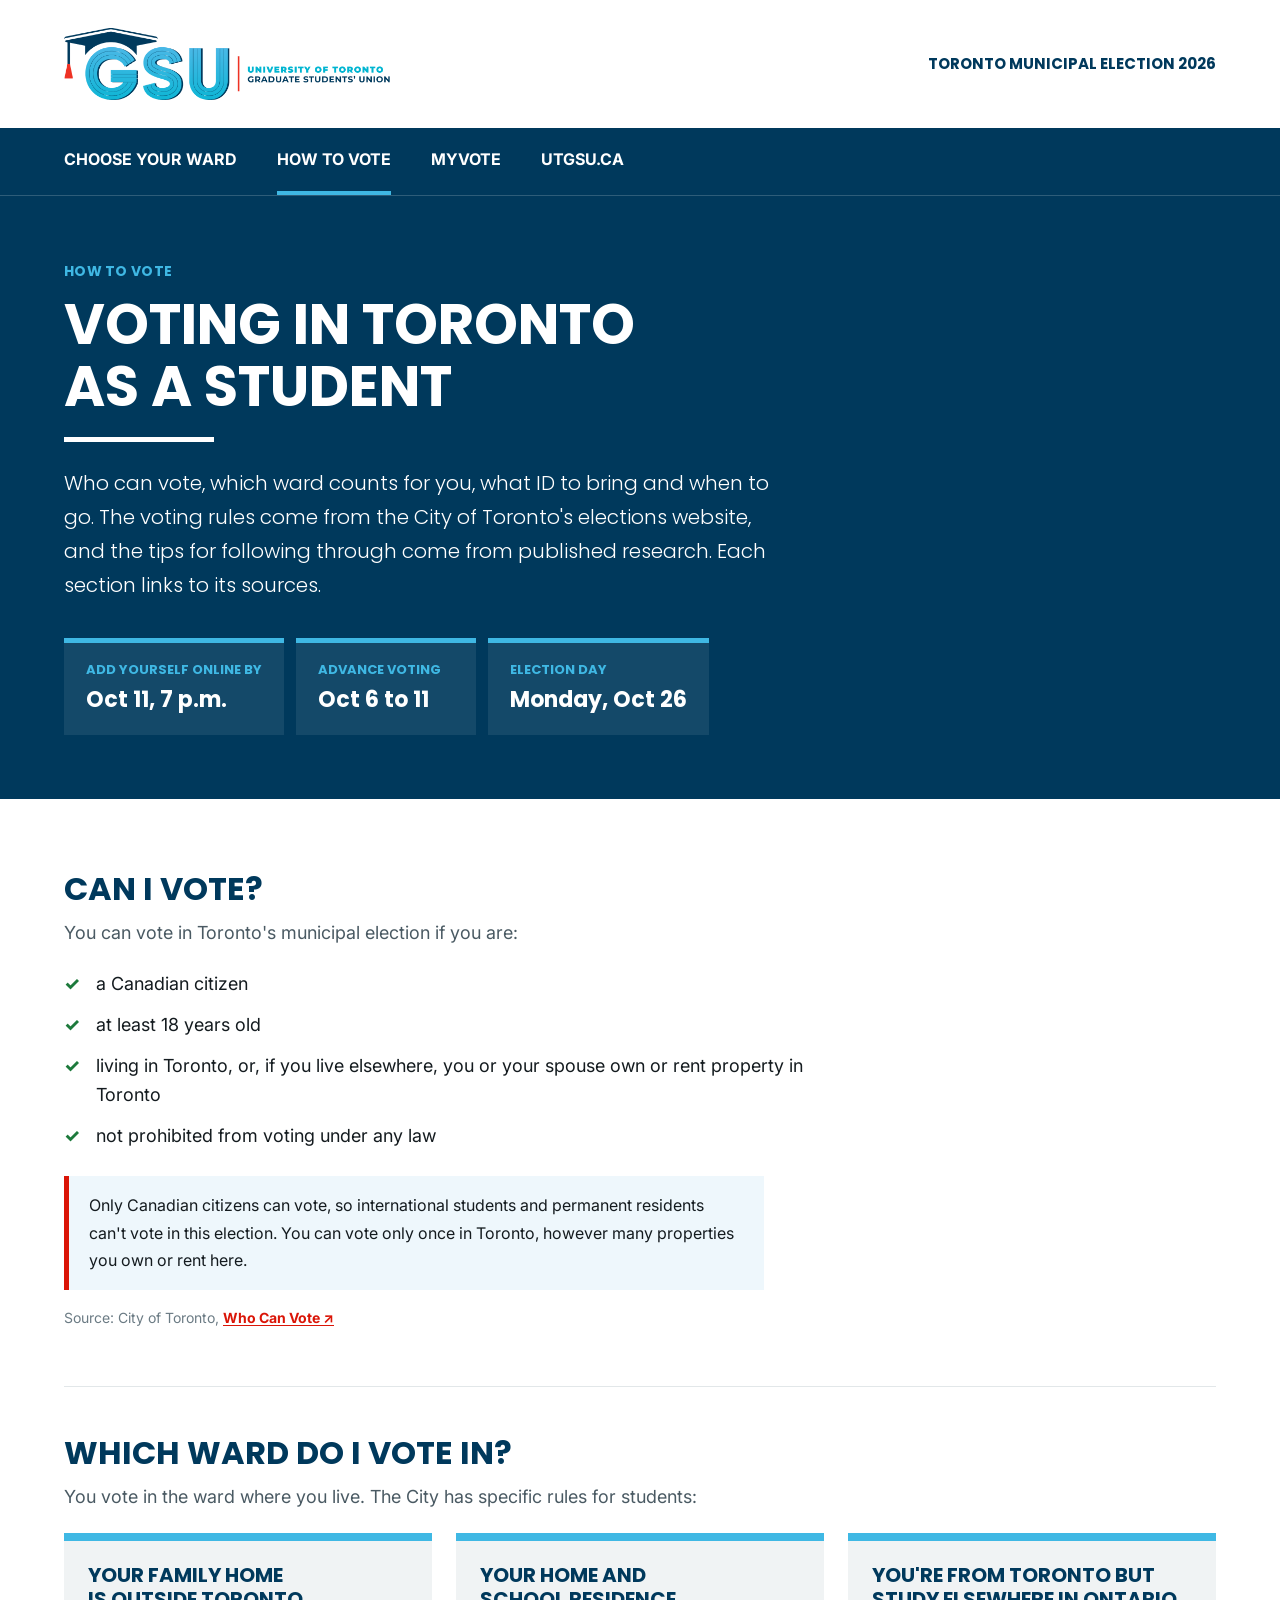
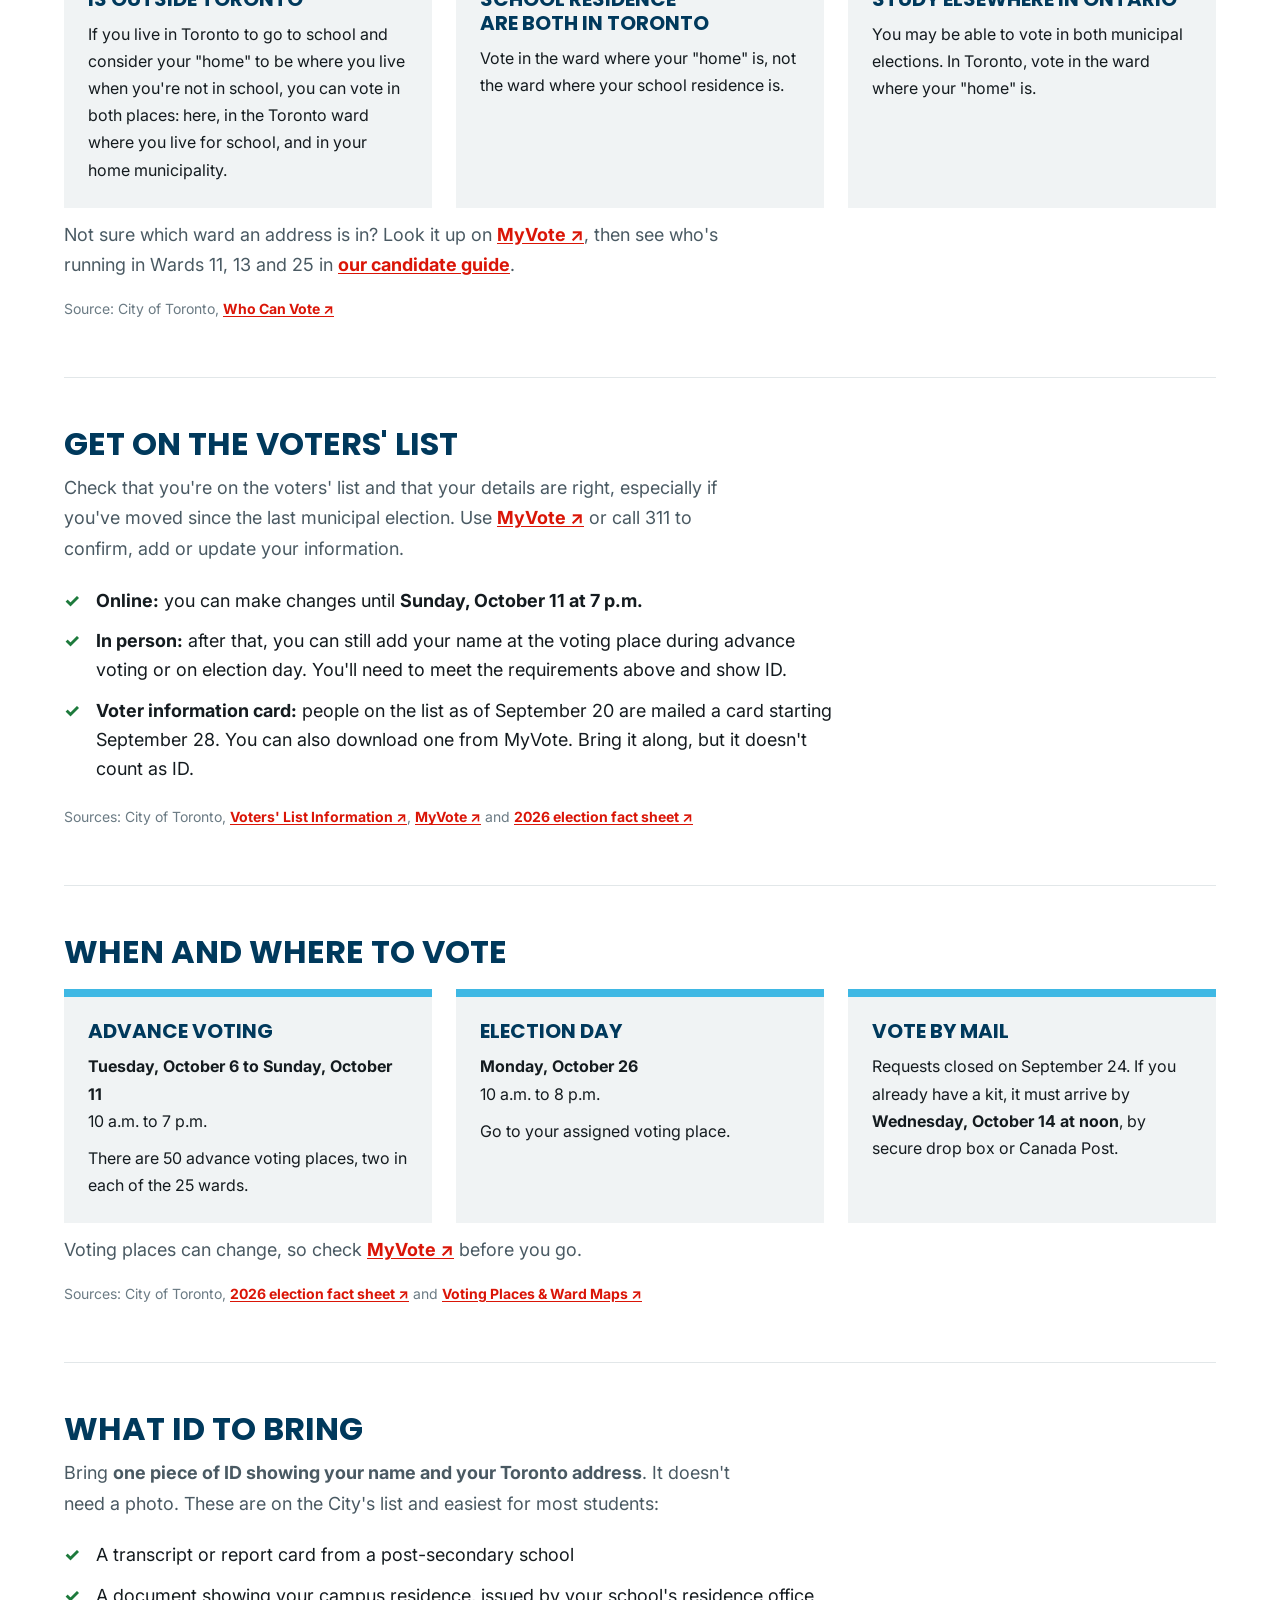
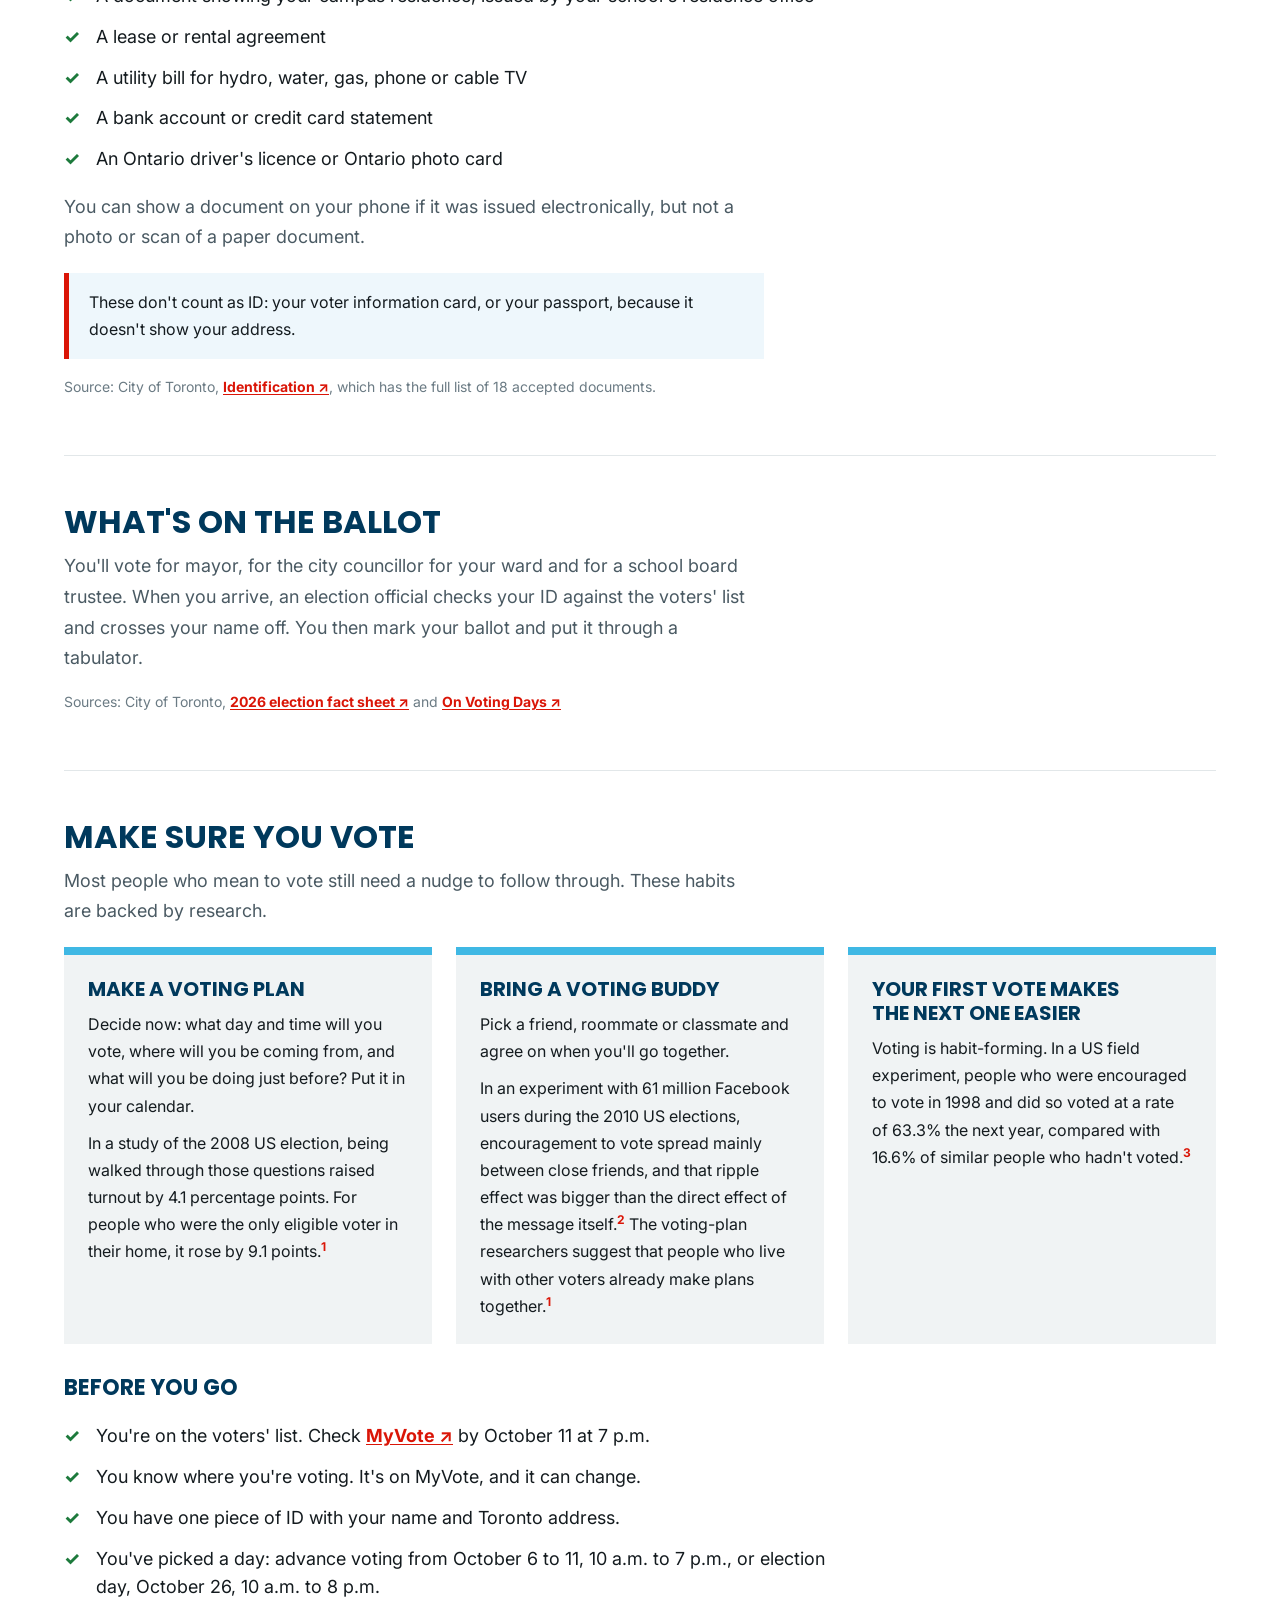
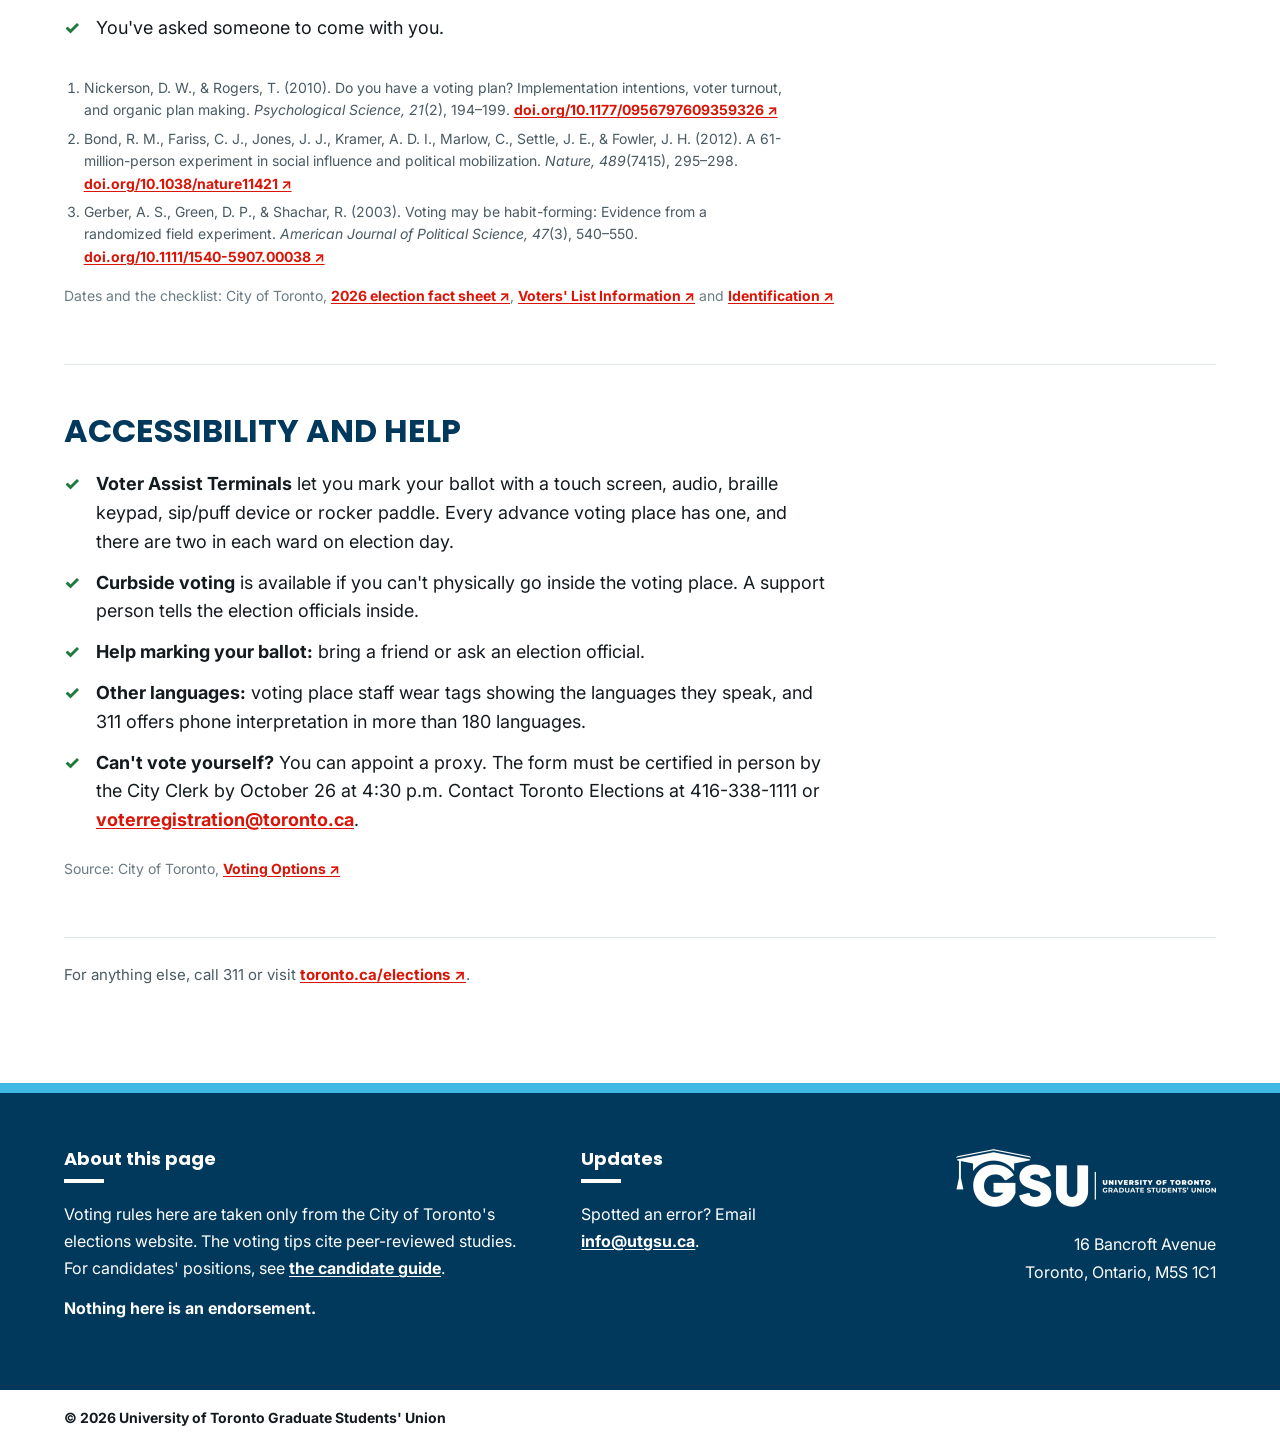
<file: how-to-vote.html>
<!DOCTYPE html>
<html lang="en">
<head>
  <meta charset="utf-8">
  <title>How to Vote · UTGSU Candidate Tracker</title>
  <meta content="Who can vote, which ward students vote in, what ID to bring and when to vote in Toronto's 2026 municipal election, from the City of Toronto." name="description">
  <meta content="How to vote as a student in Toronto" property="og:title">
  <meta content="Who can vote, which ward students vote in, what ID to bring and when to vote in Toronto's 2026 municipal election, from the City of Toronto." property="og:description">
  <meta content="How to vote as a student in Toronto" property="twitter:title">
  <meta content="Who can vote, which ward students vote in, what ID to bring and when to vote in Toronto's 2026 municipal election, from the City of Toronto." property="twitter:description">
  <meta property="og:type" content="website">
  <!-- Link previews need the image's full https:// address: replace images/share-image.png in both tags once the page is hosted -->
  <meta content="images/share-image.png" property="og:image">
  <meta content="1200" property="og:image:width">
  <meta content="630" property="og:image:height">
  <meta content="UTGSU logo" property="og:image:alt">
  <meta content="images/share-image.png" name="twitter:image">
  <meta content="summary_large_image" name="twitter:card">
  <meta content="width=device-width, initial-scale=1" name="viewport">
  <link href="https://fonts.googleapis.com" rel="preconnect">
  <link href="https://fonts.gstatic.com" rel="preconnect" crossorigin="anonymous">
  <link href="https://fonts.googleapis.com/css2?family=Inter:ital,wght@0,400;0,700;1,400&family=Poppins:wght@300;700&display=swap" rel="stylesheet">
  <link href="css/normalize.css" rel="stylesheet">
  <link href="css/styles.css" rel="stylesheet">
</head>
<body>
  <div class="site-header">
    <div class="container">
      <div class="site-header-wrap">
        <a href="https://utgsu.ca/" class="brand-link"><img src="images/utgsu-logo.png" width="611" height="135" alt="University of Toronto Graduate Students' Union" class="brand-logo"></a>
        <div class="site-header-meta">Toronto municipal election 2026</div>
      </div>
    </div>
  </div>
  <nav class="site-nav" aria-label="Guide sections">
    <div class="container">
      <ul role="list" class="site-nav-list">
        <li><a href="index.html#pick-h" class="site-nav-link">Choose your ward</a></li>
        <li><a href="how-to-vote.html" aria-current="page" class="site-nav-link">How to vote</a></li>
        <li><a href="https://myvote.toronto.ca/" target="_blank" rel="noopener" class="site-nav-link">MyVote</a></li>
        <li><a href="https://utgsu.ca/" class="site-nav-link">UTGSU.ca</a></li>
      </ul>
    </div>
  </nav>
  <header class="section-hero">
    <div class="container">
      <div class="hero-content">
        <div class="eyebrow">How to vote</div>
        <h1 class="heading-hero has-bar">Voting in Toronto as a student</h1>
        <p class="paragraph-hero">Who can vote, which ward counts for you, what ID to bring and when to go. The voting rules come from the City of Toronto's elections website, and the tips for following through come from published research. Each section links to its sources.</p>
        <div class="key-dates">
          <div class="key-date">
            <div class="key-date-label">Add yourself online by</div>
            <div class="key-date-value">Oct 11, 7 p.m.</div>
          </div>
          <div class="key-date">
            <div class="key-date-label">Advance voting</div>
            <div class="key-date-value">Oct 6 to 11</div>
          </div>
          <div class="key-date">
            <div class="key-date-label">Election day</div>
            <div class="key-date-value">Monday, Oct 26</div>
          </div>
        </div>
      </div>
    </div>
  </header>
  <main class="section-guide">
    <div class="container">

      <section class="guide-block" aria-labelledby="who-h">
        <h2 id="who-h" class="heading-block">Can I vote?</h2>
        <p class="paragraph-block">You can vote in Toronto's municipal election if you are:</p>
        <ul role="list" class="check-list">
          <li>a Canadian citizen</li>
          <li>at least 18 years old</li>
          <li>living in Toronto, or, if you live elsewhere, you or your spouse own or rent property in Toronto</li>
          <li>not prohibited from voting under any law</li>
        </ul>
        <p class="callout">Only Canadian citizens can vote, so international students and permanent residents can't vote in this election. You can vote only once in Toronto, however many properties you own or rent here.</p>
        <p class="source-note">Source: City of Toronto, <a href="https://www.toronto.ca/city-government/elections/voter-information/who-can-vote/" target="_blank" rel="noopener">Who Can Vote ↗</a></p>
      </section>

      <section class="guide-block" aria-labelledby="ward-h">
        <h2 id="ward-h" class="heading-block">Which ward do I vote in?</h2>
        <p class="paragraph-block">You vote in the ward where you live. The City has specific rules for students:</p>
        <div class="info-grid">
          <div class="info-card">
            <h3 class="info-card-title">Your family home is outside Toronto</h3>
            <p>If you live in Toronto to go to school and consider your "home" to be where you live when you're not in school, you can vote in both places: here, in the Toronto ward where you live for school, and in your home municipality.</p>
          </div>
          <div class="info-card">
            <h3 class="info-card-title">Your home and school residence are both in Toronto</h3>
            <p>Vote in the ward where your "home" is, not the ward where your school residence is.</p>
          </div>
          <div class="info-card">
            <h3 class="info-card-title">You're from Toronto but study elsewhere in Ontario</h3>
            <p>You may be able to vote in both municipal elections. In Toronto, vote in the ward where your "home" is.</p>
          </div>
        </div>
        <p class="paragraph-block">Not sure which ward an address is in? Look it up on <a href="https://myvote.toronto.ca/" target="_blank" rel="noopener">MyVote ↗</a>, then see who's running in Wards 11, 13 and 25 in <a href="index.html#pick-h">our candidate guide</a>.</p>
        <p class="source-note">Source: City of Toronto, <a href="https://www.toronto.ca/city-government/elections/voter-information/who-can-vote/" target="_blank" rel="noopener">Who Can Vote ↗</a></p>
      </section>

      <section class="guide-block" aria-labelledby="list-h">
        <h2 id="list-h" class="heading-block">Get on the voters' list</h2>
        <p class="paragraph-block">Check that you're on the voters' list and that your details are right, especially if you've moved since the last municipal election. Use <a href="https://myvote.toronto.ca/" target="_blank" rel="noopener">MyVote ↗</a> or call 311 to confirm, add or update your information.</p>
        <ul role="list" class="check-list">
          <li><strong>Online:</strong> you can make changes until <strong>Sunday, October 11 at 7 p.m.</strong></li>
          <li><strong>In person:</strong> after that, you can still add your name at the voting place during advance voting or on election day. You'll need to meet the requirements above and show ID.</li>
          <li><strong>Voter information card:</strong> people on the list as of September 20 are mailed a card starting September 28. You can also download one from MyVote. Bring it along, but it doesn't count as ID.</li>
        </ul>
        <p class="source-note">Sources: City of Toronto, <a href="https://www.toronto.ca/city-government/elections/voter-information/voters-list/" target="_blank" rel="noopener">Voters' List Information ↗</a>, <a href="https://www.toronto.ca/city-government/elections/voter-information/myvote/" target="_blank" rel="noopener">MyVote ↗</a> and <a href="https://www.toronto.ca/news/fact-sheet-2026-toronto-municipal-election/" target="_blank" rel="noopener">2026 election fact sheet ↗</a></p>
      </section>

      <section class="guide-block" aria-labelledby="when-h">
        <h2 id="when-h" class="heading-block">When and where to vote</h2>
        <div class="info-grid">
          <div class="info-card">
            <h3 class="info-card-title">Advance voting</h3>
            <p><strong>Tuesday, October 6 to Sunday, October 11</strong><br>10 a.m. to 7 p.m.</p>
            <p>There are 50 advance voting places, two in each of the 25 wards.</p>
          </div>
          <div class="info-card">
            <h3 class="info-card-title">Election day</h3>
            <p><strong>Monday, October 26</strong><br>10 a.m. to 8 p.m.</p>
            <p>Go to your assigned voting place.</p>
          </div>
          <div class="info-card">
            <h3 class="info-card-title">Vote by mail</h3>
            <p>Requests closed on September 24. If you already have a kit, it must arrive by <strong>Wednesday, October 14 at noon</strong>, by secure drop box or Canada Post.</p>
          </div>
        </div>
        <p class="paragraph-block">Voting places can change, so check <a href="https://myvote.toronto.ca/" target="_blank" rel="noopener">MyVote ↗</a> before you go.</p>
        <p class="source-note">Sources: City of Toronto, <a href="https://www.toronto.ca/news/fact-sheet-2026-toronto-municipal-election/" target="_blank" rel="noopener">2026 election fact sheet ↗</a> and <a href="https://www.toronto.ca/city-government/elections/city-elections/voting-places/" target="_blank" rel="noopener">Voting Places &amp; Ward Maps ↗</a></p>
      </section>

      <section class="guide-block" aria-labelledby="id-h">
        <h2 id="id-h" class="heading-block">What ID to bring</h2>
        <p class="paragraph-block">Bring <strong>one piece of ID showing your name and your Toronto address</strong>. It doesn't need a photo. These are on the City's list and easiest for most students:</p>
        <ul role="list" class="check-list">
          <li>A transcript or report card from a post-secondary school</li>
          <li>A document showing your campus residence, issued by your school's residence office</li>
          <li>A lease or rental agreement</li>
          <li>A utility bill for hydro, water, gas, phone or cable TV</li>
          <li>A bank account or credit card statement</li>
          <li>An Ontario driver's licence or Ontario photo card</li>
        </ul>
        <p class="paragraph-block">You can show a document on your phone if it was issued electronically, but not a photo or scan of a paper document.</p>
        <p class="callout">These don't count as ID: your voter information card, or your passport, because it doesn't show your address.</p>
        <p class="source-note">Source: City of Toronto, <a href="https://www.toronto.ca/city-government/elections/voter-information/identification/" target="_blank" rel="noopener">Identification ↗</a>, which has the full list of 18 accepted documents.</p>
      </section>

      <section class="guide-block" aria-labelledby="ballot-h">
        <h2 id="ballot-h" class="heading-block">What's on the ballot</h2>
        <p class="paragraph-block">You'll vote for mayor, for the city councillor for your ward and for a school board trustee. When you arrive, an election official checks your ID against the voters' list and crosses your name off. You then mark your ballot and put it through a tabulator.</p>
        <p class="source-note">Sources: City of Toronto, <a href="https://www.toronto.ca/news/fact-sheet-2026-toronto-municipal-election/" target="_blank" rel="noopener">2026 election fact sheet ↗</a> and <a href="https://www.toronto.ca/city-government/elections/voter-information/voting-days/" target="_blank" rel="noopener">On Voting Days ↗</a></p>
      </section>

      <section class="guide-block" aria-labelledby="tips-h">
        <h2 id="tips-h" class="heading-block">Make sure you vote</h2>
        <p class="paragraph-block">Most people who mean to vote still need a nudge to follow through. These habits are backed by research.</p>
        <div class="info-grid">
          <div class="info-card">
            <h3 class="info-card-title">Make a voting plan</h3>
            <p>Decide now: what day and time will you vote, where will you be coming from, and what will you be doing just before? Put it in your calendar.</p>
            <p>In a study of the 2008 US election, being walked through those questions raised turnout by 4.1 percentage points. For people who were the only eligible voter in their home, it rose by 9.1 points.<sup><a href="#ref-1" class="ref-link" aria-label="Reference 1">1</a></sup></p>
          </div>
          <div class="info-card">
            <h3 class="info-card-title">Bring a voting buddy</h3>
            <p>Pick a friend, roommate or classmate and agree on when you'll go together.</p>
            <p>In an experiment with 61 million Facebook users during the 2010 US elections, encouragement to vote spread mainly between close friends, and that ripple effect was bigger than the direct effect of the message itself.<sup><a href="#ref-2" class="ref-link" aria-label="Reference 2">2</a></sup> The voting-plan researchers suggest that people who live with other voters already make plans together.<sup><a href="#ref-1" class="ref-link" aria-label="Reference 1">1</a></sup></p>
          </div>
          <div class="info-card">
            <h3 class="info-card-title">Your first vote makes the next one easier</h3>
            <p>Voting is habit-forming. In a US field experiment, people who were encouraged to vote in 1998 and did so voted at a rate of 63.3% the next year, compared with 16.6% of similar people who hadn't voted.<sup><a href="#ref-3" class="ref-link" aria-label="Reference 3">3</a></sup></p>
          </div>
        </div>
        <h3 class="subheading-block">Before you go</h3>
        <ul role="list" class="check-list">
          <li>You're on the voters' list. Check <a href="https://myvote.toronto.ca/" target="_blank" rel="noopener">MyVote ↗</a> by October 11 at 7 p.m.</li>
          <li>You know where you're voting. It's on MyVote, and it can change.</li>
          <li>You have one piece of ID with your name and Toronto address.</li>
          <li>You've picked a day: advance voting from October 6 to 11, 10 a.m. to 7 p.m., or election day, October 26, 10 a.m. to 8 p.m.</li>
          <li>You've asked someone to come with you.</li>
        </ul>
        <ol class="ref-list">
          <li id="ref-1">Nickerson, D. W., &amp; Rogers, T. (2010). Do you have a voting plan? Implementation intentions, voter turnout, and organic plan making. <em>Psychological Science, 21</em>(2), 194–199. <a href="https://doi.org/10.1177/0956797609359326" target="_blank" rel="noopener">doi.org/10.1177/0956797609359326 ↗</a></li>
          <li id="ref-2">Bond, R. M., Fariss, C. J., Jones, J. J., Kramer, A. D. I., Marlow, C., Settle, J. E., &amp; Fowler, J. H. (2012). A 61-million-person experiment in social influence and political mobilization. <em>Nature, 489</em>(7415), 295–298. <a href="https://doi.org/10.1038/nature11421" target="_blank" rel="noopener">doi.org/10.1038/nature11421 ↗</a></li>
          <li id="ref-3">Gerber, A. S., Green, D. P., &amp; Shachar, R. (2003). Voting may be habit-forming: Evidence from a randomized field experiment. <em>American Journal of Political Science, 47</em>(3), 540–550. <a href="https://doi.org/10.1111/1540-5907.00038" target="_blank" rel="noopener">doi.org/10.1111/1540-5907.00038 ↗</a></li>
        </ol>
        <p class="source-note">Dates and the checklist: City of Toronto, <a href="https://www.toronto.ca/news/fact-sheet-2026-toronto-municipal-election/" target="_blank" rel="noopener">2026 election fact sheet ↗</a>, <a href="https://www.toronto.ca/city-government/elections/voter-information/voters-list/" target="_blank" rel="noopener">Voters' List Information ↗</a> and <a href="https://www.toronto.ca/city-government/elections/voter-information/identification/" target="_blank" rel="noopener">Identification ↗</a></p>
      </section>

      <section class="guide-block" aria-labelledby="help-h">
        <h2 id="help-h" class="heading-block">Accessibility and help</h2>
        <ul role="list" class="check-list">
          <li><strong>Voter Assist Terminals</strong> let you mark your ballot with a touch screen, audio, braille keypad, sip/puff device or rocker paddle. Every advance voting place has one, and there are two in each ward on election day.</li>
          <li><strong>Curbside voting</strong> is available if you can't physically go inside the voting place. A support person tells the election officials inside.</li>
          <li><strong>Help marking your ballot:</strong> bring a friend or ask an election official.</li>
          <li><strong>Other languages:</strong> voting place staff wear tags showing the languages they speak, and 311 offers phone interpretation in more than 180 languages.</li>
          <li><strong>Can't vote yourself?</strong> You can appoint a proxy. The form must be certified in person by the City Clerk by October 26 at 4:30 p.m. Contact Toronto Elections at 416-338-1111 or <a href="mailto:voterregistration@toronto.ca">voterregistration@toronto.ca</a>.</li>
        </ul>
        <p class="source-note">Source: City of Toronto, <a href="https://www.toronto.ca/city-government/elections/voter-information/voting-options/" target="_blank" rel="noopener">Voting Options ↗</a></p>
      </section>

      <p class="checked-note">For anything else, call 311 or visit <a href="https://www.toronto.ca/city-government/elections/" target="_blank" rel="noopener">toronto.ca/elections ↗</a>.</p>
    </div>
  </main>
  <footer class="footer">
    <div class="container">
      <div class="footer-grid">
        <div class="footer-col">
          <h4 class="heading-footer">About this page</h4>
          <p class="paragraph-footer">Voting rules here are taken only from the City of Toronto's elections website. The voting tips cite peer-reviewed studies. For candidates' positions, see <a href="index.html">the candidate guide</a>.</p>
          <p class="paragraph-footer"><strong>Nothing here is an endorsement.</strong></p>
        </div>
        <div class="footer-col">
          <h4 class="heading-footer">Updates</h4>
          <p class="paragraph-footer">Spotted an error? Email <a href="mailto:info@utgsu.ca">info@utgsu.ca</a>.</p>
        </div>
        <div class="footer-col footer-brand">
          <a href="https://utgsu.ca/"><img src="images/utgsu-logo-white.png" width="520" height="116" alt="University of Toronto Graduate Students' Union" class="footer-logo"></a>
          <p class="paragraph-footer">16 Bancroft Avenue<br>Toronto, Ontario, M5S 1C1</p>
        </div>
      </div>
    </div>
    <div class="footer-bottom">
      <div class="container">© 2026 University of Toronto Graduate Students' Union</div>
    </div>
  </footer>
</body>
</html>
</file>
<file: css/styles.css>
/* Styled after utgsu.ca: Poppins 700 uppercase headings, Inter body, square corners,
   navy / sky-blue / red palette, sky-blue card stripes and red uppercase action links. */

:root {
  --white: #fff;
  --wash: #f0f3f4;
  --alice-blue: #eef7fc;
  --ink: #141b1f;
  --slate: #4a5a63;
  --light-slate-grey: #6b7b84;
  --gainsboro: #e2e7e9;
  --navy: #00395c;
  --navy-deep: #002a45;
  --sky-blue: #3fb8e4;
  --red: #da1507;
  --dark-red: #c11206;
  --answer-yes: #1d7a3c;
  --answer-conditional: #f4b223;
  --stripe: #f7f9fa;
  --heading: Poppins, Arial, sans-serif;
  --body: Inter, "Helvetica Neue", Helvetica, Arial, sans-serif;
}

/* Base */
*{box-sizing:border-box}
body{margin:0;background-color:var(--white);color:var(--ink);font-family:var(--body);font-size:18px;line-height:1.7;-webkit-font-smoothing:antialiased}
h1,h2,h3,h4{margin:0;font-family:var(--heading);font-weight:700;line-height:1.1;text-wrap:balance}
h1,h2,h3{color:var(--navy);text-transform:uppercase}
h1{font-size:56px}
h2{font-size:40px}
h3{font-size:28px}
p{margin:0}
a{color:var(--red);font-weight:700;text-underline-offset:2px}
:focus-visible{outline:3px solid var(--sky-blue);outline-offset:2px}
.container{max-width:1216px;margin-left:auto;margin-right:auto;padding-left:32px;padding-right:32px}

/* Button resets for the interactive elements the script renders */
.ward-tab,.answer-button,.link-more,.button-close,.chip{font:inherit;color:inherit;cursor:pointer;-webkit-appearance:none;appearance:none;background:none;margin:0;border-radius:0}
.link-more{padding:0;border:0;color:var(--red);font-family:var(--heading);font-size:14px;font-weight:700;text-align:left;text-transform:uppercase;white-space:nowrap}
.link-more:hover{text-decoration:underline}

/* Accent bar under headings, as on utgsu.ca */
.has-bar::after{content:"";display:block;width:150px;height:5px;margin-top:20px;background:currentColor}

/* Shared small label: red Poppins caps, like utgsu.ca news dates */
.eyebrow{color:var(--red);font-family:var(--heading);font-size:14px;font-weight:700;letter-spacing:.02em;text-transform:uppercase}

/* Header */
.site-header{background:var(--white)}
.site-header-wrap{display:flex;flex-wrap:wrap;gap:12px 24px;justify-content:space-between;align-items:center;padding-top:28px;padding-bottom:28px}
.brand-link{display:block;line-height:0}
.brand-logo{width:auto;height:72px;max-width:100%}
.site-header-meta{color:var(--navy);font-family:var(--heading);font-size:15px;font-weight:700;text-transform:uppercase}
.site-nav{background:var(--navy);border-bottom:1px solid rgba(255,255,255,.18)}
.site-nav-list{display:flex;flex-wrap:wrap;gap:0 40px;margin:0;padding:0;list-style:none}
.site-nav-link{display:block;padding:18px 0;color:var(--white);font-size:16px;font-weight:700;text-transform:uppercase;text-decoration:none;border-bottom:4px solid transparent}
.site-nav-link:hover{border-bottom-color:var(--sky-blue)}

/* Hero */
.section-hero{background:var(--navy);color:var(--white)}
.hero-content{padding-top:64px;padding-bottom:64px}
.section-hero .eyebrow{color:var(--sky-blue)}
.heading-hero{max-width:20ch;margin-top:10px;color:var(--white)}
.paragraph-hero{max-width:60ch;margin-top:24px;font-family:var(--heading);font-size:20px;font-weight:300;line-height:1.7}
.key-dates{display:flex;flex-wrap:wrap;gap:12px;margin-top:36px}
.key-date{min-width:180px;padding:16px 22px;background:rgba(255,255,255,.08);border-top:5px solid var(--sky-blue)}
.key-date-label{color:var(--sky-blue);font-family:var(--heading);font-size:13px;font-weight:700;text-transform:uppercase}
.key-date-value{color:var(--white);font-family:var(--heading);font-size:22px;font-weight:700;font-variant-numeric:tabular-nums}

/* Ward picker */
.section-picker{padding-top:64px;padding-bottom:24px}
.picker-header{display:flex;flex-wrap:wrap;gap:20px;justify-content:space-between;align-items:flex-end;margin-bottom:28px}
.heading-section{font-size:40px}
.paragraph-muted{max-width:60ch;margin-top:12px;color:var(--slate)}
.button-myvote{display:inline-flex;align-items:center;min-height:50px;padding:0 24px;background:var(--red);border:2px solid var(--red);color:var(--white);font-family:var(--heading);font-size:16px;font-weight:700;text-transform:uppercase;text-decoration:none;white-space:nowrap;cursor:pointer}
.button-myvote:hover{background:var(--dark-red);border-color:var(--dark-red)}
.ward-elsewhere{display:flex;flex-wrap:wrap;gap:16px 24px;justify-content:space-between;align-items:center;margin-top:24px;padding:20px 24px;background:var(--wash)}
.ward-elsewhere .paragraph-muted{margin-top:0}
.button-outline{display:inline-flex;align-items:center;min-height:50px;padding:0 24px;border:2px solid var(--navy);color:var(--navy);font-family:var(--heading);font-size:16px;font-weight:700;text-transform:uppercase;text-decoration:none;white-space:nowrap}
.button-outline:hover{background:var(--navy);color:var(--white)}
.ward-tabs{display:grid;grid-template-columns:repeat(3,minmax(0,1fr));gap:24px}
.ward-tab{display:grid;align-content:start;gap:6px;padding:22px 24px 24px;border:0;border-top:8px solid var(--sky-blue);background:var(--wash);text-align:left;transition:background-color .15s}
.ward-tab:hover{background:var(--alice-blue)}
.ward-tab-number{color:var(--red);font-family:var(--heading);font-size:14px;font-weight:700;text-transform:uppercase}
.ward-tab-name{color:var(--navy);font-family:var(--heading);font-size:22px;font-weight:700;line-height:1.15;text-transform:uppercase}
.ward-tab-meta{color:var(--slate);font-size:15px;line-height:1.5}
.ward-tab[aria-selected="true"]{background:var(--navy);border-top-color:var(--red)}
.ward-tab[aria-selected="true"] .ward-tab-number{color:var(--sky-blue)}
.ward-tab[aria-selected="true"] .ward-tab-name,.ward-tab[aria-selected="true"] .ward-tab-meta{color:var(--white)}

/* Ward content */
.section-ward{padding-top:48px;padding-bottom:16px}
.heading-ward{margin-top:8px;font-size:48px}
.paragraph-ward-lede{margin-top:20px;color:var(--slate);font-size:20px}
.text-strong{color:var(--ink)}
.tag-incumbent{display:inline-block;margin-left:6px;padding:1px 6px;background:var(--navy);color:var(--white);font-family:var(--heading);font-size:11px;font-weight:700;text-transform:uppercase;vertical-align:2px}

.section-block{margin-top:56px;padding-top:48px;border-top:1px solid var(--gainsboro)}
.heading-block{font-size:32px}
.paragraph-block{max-width:62ch;margin-top:10px;color:var(--slate)}

/* UTGSU answer table */
.question-list{display:grid;grid-template-columns:repeat(auto-fit,minmax(min(200px,100%),1fr));gap:12px;margin:0 0 24px;padding:0;list-style:none}
.question-item{padding:14px 16px;background:var(--wash);color:var(--ink);font-size:15px;line-height:1.5}
.question-label{display:block;margin-bottom:6px;color:var(--navy);font-family:var(--heading);font-size:14px;font-weight:700;text-transform:uppercase;line-height:1.3}
.q-code-inline{color:var(--red)}
.table-wrapper{border-top:8px solid var(--sky-blue);overflow-x:auto}
.answer-table{width:100%;min-width:720px;border-collapse:collapse}
.table-head-cell{padding:14px 12px;background:var(--navy);color:var(--white);text-align:center;vertical-align:bottom;font-size:14px;font-weight:400;line-height:1.3}
.table-head-cell.is-name{position:sticky;left:0;min-width:230px;text-align:left;font-family:var(--heading);font-weight:700;text-transform:uppercase}
.q-code{display:block;color:var(--sky-blue);font-family:var(--heading);font-size:15px;font-weight:700}
.table-cell{padding:12px;border-bottom:1px solid var(--gainsboro);text-align:center;vertical-align:middle}
.answer-table tbody tr:last-child td{border-bottom:0}
.table-cell.is-name{position:sticky;left:0;min-width:230px;background:var(--white);text-align:left}
.name-cell{display:flex;align-items:center;gap:12px}
.name-cell .avatar{width:40px;height:40px;font-size:14px}
.table-name{color:var(--navy);font-weight:700;line-height:1.3}
.name-cell .link-more{display:block;margin-top:2px;font-size:13px}
.table-row.is-alt .table-cell{background:var(--stripe)}
.table-row:hover .table-cell{background:var(--alice-blue)}
.table-row.is-muted .table-name{color:var(--slate);font-weight:400}
.group-row td{padding:10px 12px;border-bottom:1px solid var(--gainsboro);background:var(--wash);text-align:left}
.group-label{position:sticky;left:12px;color:var(--slate);font-family:var(--heading);font-size:13px;font-weight:700;text-transform:uppercase}
/* Answers fill their cell with colour; the comment icon marks that a quote opens */
.answer-cell{--fill:var(--answer-yes);--on-fill:var(--white)}
.answer-cell.is-qualified{--fill:var(--answer-conditional);--on-fill:var(--ink)}
.answer-cell.is-no{--fill:var(--red)}
.answer-cell.is-none{--fill:var(--wash);--on-fill:var(--slate)}
.table-row .table-cell.answer-cell{height:1px;padding:0;border:2px solid var(--white);background:var(--fill)}
.answer-button{display:flex;align-items:center;justify-content:center;gap:6px;width:100%;height:100%;min-height:64px;padding:8px 10px;border:0;background:transparent;color:var(--on-fill);font-size:14px;font-weight:700;line-height:1.2;white-space:nowrap}
.answer-button:hover{box-shadow:inset 0 0 0 999px rgba(0,0,0,.1)}
.answer-button:focus-visible{outline:3px solid var(--navy-deep);outline-offset:-5px}
.answer-button[aria-expanded="true"]{box-shadow:inset 0 0 0 4px var(--navy-deep)}
.answer-cell.is-yes .answer-button[aria-expanded="true"],.answer-cell.is-no .answer-button[aria-expanded="true"]{box-shadow:inset 0 0 0 4px var(--white)}
.comment-icon{flex:none;width:16px;height:16px;margin-left:4px;fill:none;stroke:currentColor;stroke-width:2;stroke-linejoin:round;opacity:.85}
.comment-icon.is-open{fill:currentColor;opacity:1}
.table-hint{margin:0 0 12px;color:var(--slate);font-size:15px}
.table-hint .comment-icon{margin:0 2px;vertical-align:-2px;color:var(--navy)}
.quote-cell{padding:16px 20px;background:var(--alice-blue);text-align:left;font-size:16px}
.quote-meta{margin-bottom:6px;color:var(--slate);font-size:14px}
.quote-block{margin:0;padding:0 0 0 16px;border-left:5px solid var(--sky-blue);font-size:16px;line-height:1.7}

/* Candidate photo, or initials when there is none */
.avatar{flex:none;display:grid;place-items:center;width:48px;height:48px;border-radius:50%;background:var(--navy);color:var(--white);font-family:var(--heading);font-size:16px;font-weight:700;line-height:1;position:relative;overflow:hidden}
.avatar img{position:absolute;inset:0;width:100%;height:100%;object-fit:cover;object-position:50% 20%}
.avatar.is-large{width:72px;height:72px;font-size:24px}
.panel-header .avatar{background:var(--sky-blue);color:var(--navy)}
.panel-id{display:flex;align-items:center;gap:16px}

/* Candidate panel */
.panel-scrim{position:fixed;inset:0;z-index:20;background:rgba(0,42,69,.5)}
.candidate-panel{position:fixed;top:0;right:0;bottom:0;z-index:21;width:min(640px,100%);overflow-y:auto;background:var(--white);box-shadow:-8px 0 30px rgba(0,42,69,.2)}
.panel-header{padding:calc(env(safe-area-inset-top,0px) + 28px) 32px 28px;border-top:8px solid var(--sky-blue);background:var(--navy);color:var(--white)}
.panel-header-top{display:flex;gap:16px;justify-content:space-between;align-items:flex-start}
.panel-meta{margin-top:6px;color:rgba(255,255,255,.8);font-size:15px}
.heading-panel{margin-top:4px;color:var(--white);font-size:32px}
.button-close{flex:none;padding:10px 18px;border:2px solid var(--white);color:var(--white);font-family:var(--heading);font-size:14px;font-weight:700;text-transform:uppercase}
.button-close:hover{background:var(--white);color:var(--navy)}
.panel-body{padding:24px 32px calc(env(safe-area-inset-bottom,0px) + 48px)}
.facts-grid{display:grid;grid-template-columns:max-content minmax(0,1fr);gap:8px 20px;margin:0 0 28px;font-size:16px}
.facts-label{color:var(--red);font-family:var(--heading);font-size:14px;font-weight:700;text-transform:uppercase;line-height:1.7}
.facts-value{margin-left:0;overflow-wrap:anywhere}
.chip-row{display:flex;flex-wrap:wrap;gap:8px;margin:8px 0 12px}
.chip{padding:6px 14px;border:2px solid var(--navy);color:var(--navy);font-family:var(--heading);font-size:13px;font-weight:700;text-transform:uppercase}
.chip:hover{background:var(--alice-blue)}
.chip[aria-pressed="true"]{background:var(--navy);color:var(--white)}
.record-group-label{margin-top:28px;padding-bottom:6px;border-bottom:5px solid var(--sky-blue);color:var(--navy);font-family:var(--heading);font-size:18px;font-weight:700;text-transform:uppercase}
.record-item{padding:16px 0;border-bottom:1px solid var(--gainsboro);font-size:16px}
.record-meta{display:flex;flex-wrap:wrap;gap:6px 14px;margin-bottom:4px;color:var(--light-slate-grey);font-size:13px;font-family:var(--heading);text-transform:uppercase}
.record-stance{color:var(--navy);font-weight:700}
.record-text{line-height:1.6}
.record-source{margin-top:6px;color:var(--slate);font-size:14px}
.text-empty{color:var(--light-slate-grey)}

/* How to vote page */
.site-nav-link[aria-current="page"]{border-bottom-color:var(--sky-blue)}
.section-guide{padding-top:16px;padding-bottom:16px}
.guide-block{margin-top:56px}
.guide-block + .guide-block{padding-top:48px;border-top:1px solid var(--gainsboro)}
.guide-block .paragraph-block{margin-top:12px}
.check-list{max-width:70ch;margin:16px 0 0;padding-left:0;list-style:none}
.check-list li{position:relative;padding:6px 0 6px 32px;line-height:1.6}
.check-list li::before{content:"✓";position:absolute;left:0;top:6px;color:var(--answer-yes);font-weight:800}
.info-grid{display:grid;grid-template-columns:repeat(3,minmax(0,1fr));gap:24px;margin-top:20px}
.info-card{padding:22px 24px 24px;border-top:8px solid var(--sky-blue);background:var(--wash);font-size:16px}
.info-card p + p{margin-top:10px}
.info-card-title{margin-bottom:10px;font-size:20px;line-height:1.2}
.callout{max-width:70ch;margin-top:20px;padding:16px 20px;border-left:5px solid var(--red);background:var(--alice-blue);font-size:16px}
.source-note{margin-top:16px;color:var(--light-slate-grey);font-size:14px}
.subheading-block{margin-top:32px;font-size:22px}
.ref-link{font-weight:700;text-decoration:none}
.ref-list{max-width:80ch;margin:28px 0 0;padding-left:1.4em;color:var(--slate);font-size:14px;line-height:1.6}
.ref-list li + li{margin-top:6px}
.ref-list li:target{background:var(--alice-blue)}
.checked-note{margin-top:56px;padding-top:24px;border-top:1px solid var(--gainsboro);color:var(--slate);font-size:15px}

/* Footer */
.footer{margin-top:80px;border-top:10px solid var(--sky-blue);background:var(--navy);color:var(--white)}
.footer-grid{display:grid;grid-template-columns:minmax(0,1.6fr) minmax(0,1fr) minmax(0,1fr);gap:48px;padding-top:56px;padding-bottom:56px;font-size:16px}
.heading-footer{color:var(--white);font-size:18px}
.heading-footer::after{content:"";display:block;width:40px;height:4px;margin-top:10px;margin-bottom:18px;background:var(--white)}
.paragraph-footer{margin-bottom:12px;line-height:1.7}
.footer a{color:var(--white);font-weight:700}
.status-text{color:rgba(255,255,255,.8);font-size:15px}
.footer-brand{text-align:right}
.footer-logo{width:100%;max-width:260px;height:auto;margin-bottom:16px}
.footer-bottom{padding:16px 0;background:var(--white);color:var(--ink);font-size:14px;font-weight:700}

/* Tablet */
@media screen and (max-width:991px){
  h1{font-size:44px}
  .heading-ward{font-size:40px}
  .footer-grid{grid-template-columns:1fr 1fr}
  .info-grid{grid-template-columns:1fr}
  .footer-brand{grid-column:1 / -1;text-align:left}
}

/* Phone */
@media screen and (max-width:767px){
  body{font-size:17px}
  .container{padding-left:20px;padding-right:20px}
  h1{font-size:34px}
  .heading-section,.heading-ward{font-size:30px}
  .heading-block{font-size:26px}
  .site-header-wrap{padding-top:18px;padding-bottom:18px}
  .brand-logo{height:48px}
  .site-header-meta{display:none}
  .site-nav-list{gap:0 24px}
  .site-nav-link{padding:12px 0;font-size:14px}
  .hero-content{padding-top:44px;padding-bottom:44px}
  .paragraph-hero{font-size:18px}
  .key-date{flex:1 1 140px;min-width:0;padding:12px 16px}
  .key-date-value{font-size:18px}
  .section-picker{padding-top:44px}
  .ward-tabs{grid-template-columns:1fr;gap:8px}
  .ward-tab{padding:14px 16px 16px;border-top-width:6px}
  .ward-tab-name{font-size:18px}
  .ward-elsewhere{padding:16px 20px}
  .button-outline{white-space:normal;padding:10px 20px}
  .paragraph-ward-lede{font-size:18px}
  /* Answer table becomes one card per candidate */
  .table-wrapper{border-top:0;overflow:visible}
  .answer-table{display:block;min-width:0}
  .answer-table thead{display:none}
  .answer-table tbody{display:grid;gap:12px}
  .answer-table tr{display:block}
  .table-row{border-top:5px solid var(--sky-blue);background:var(--wash)}
  .table-row .table-cell,.table-row.is-alt .table-cell,.table-row:hover .table-cell{display:flex;justify-content:space-between;align-items:center;gap:12px;padding:6px 16px;border-bottom:0;background:transparent;text-align:left}
  .table-row .table-cell.is-name{position:static;min-width:0;padding:14px 16px 8px}
  .table-cell[data-label]::before{content:attr(data-label);font-size:15px}
  .table-row .table-cell.answer-cell{height:auto;padding:3px 16px;border:0;background:transparent}
  .table-row .table-cell.answer-cell:last-child{padding-bottom:14px}
  .answer-button{flex:none;width:auto;height:auto;min-width:132px;min-height:40px;padding:8px 12px;background:var(--fill)}
  .table-cell[colspan]:empty{display:none}
  .group-row td{display:block;margin-top:8px;padding:0;border:0;background:none}
  .group-label{position:static}
  .quote-row{margin-top:-12px}
  .quote-cell{display:block}
  .avatar.is-large{width:56px;height:56px;font-size:20px}
  .panel-header{padding-left:20px;padding-right:20px}
  .panel-body{padding-left:20px;padding-right:20px}
  .heading-panel{font-size:26px}
  .footer-grid{grid-template-columns:1fr;gap:32px}
}
</file>
